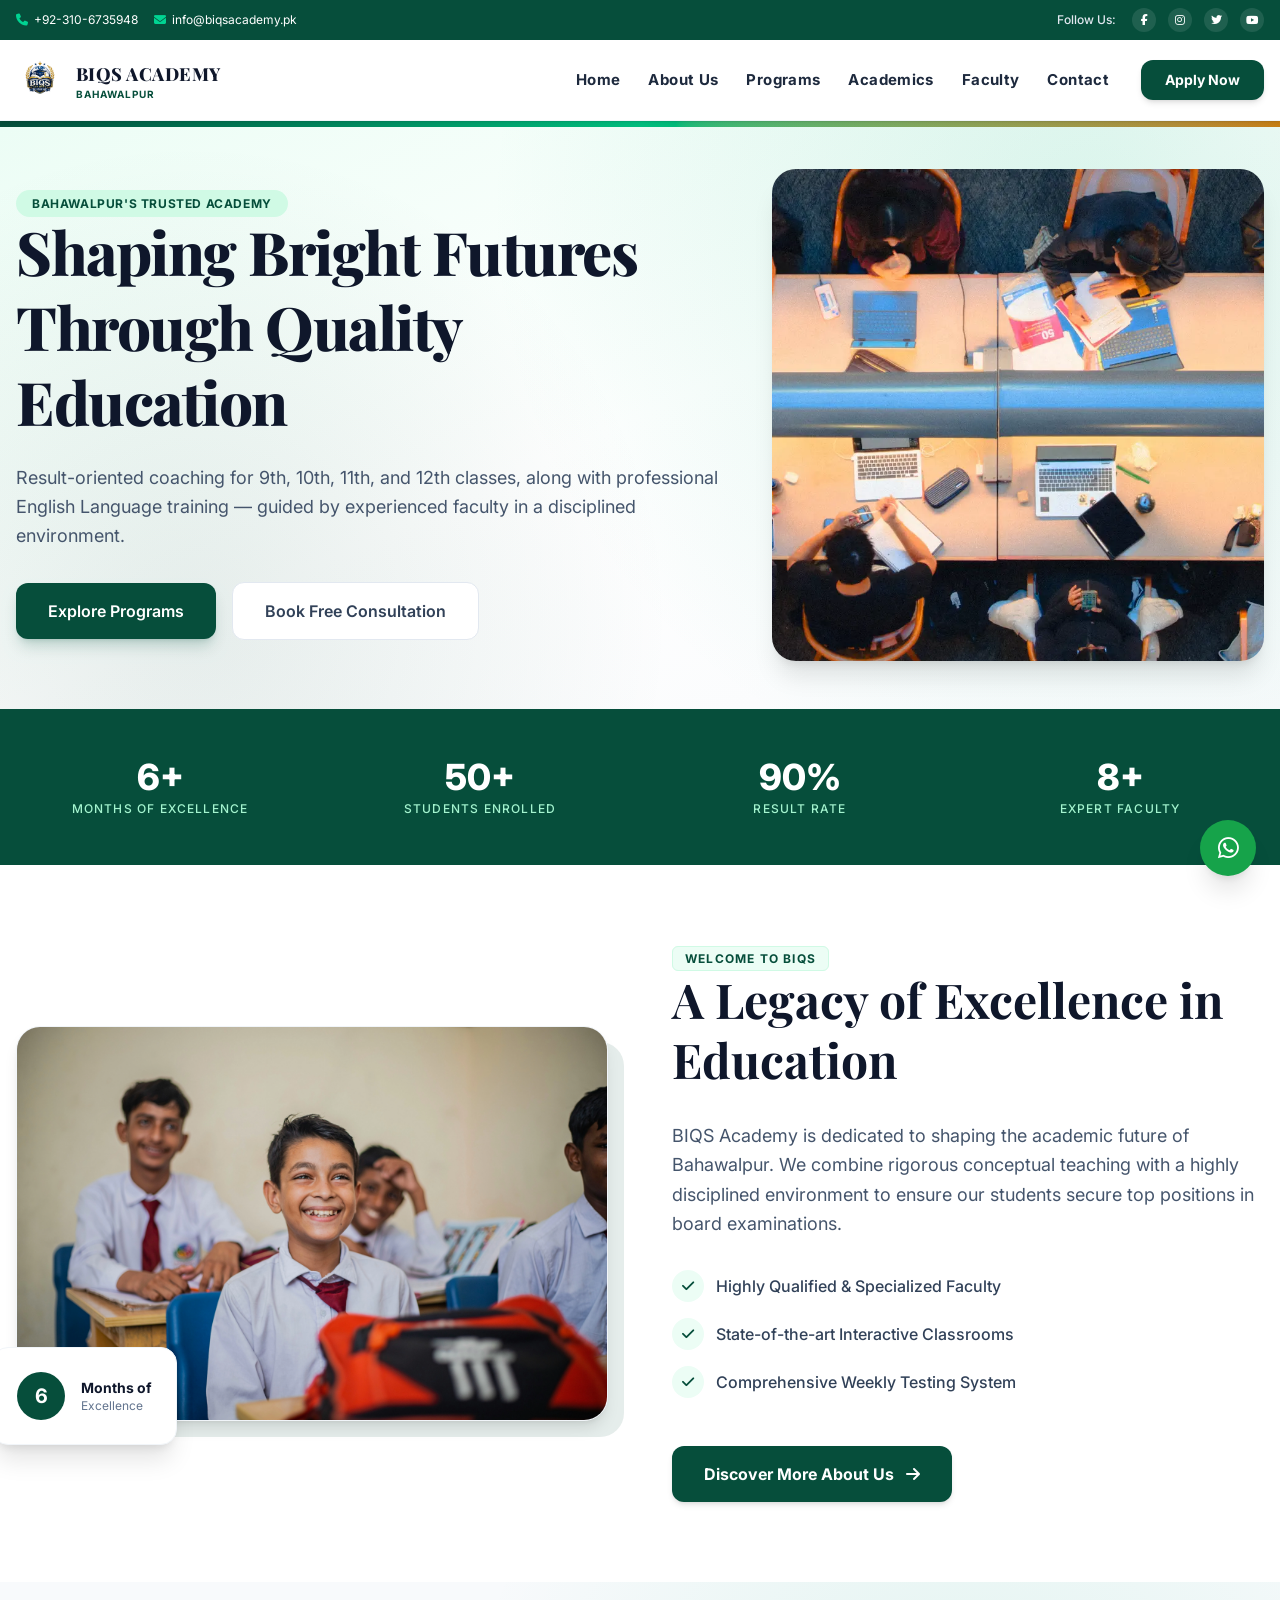
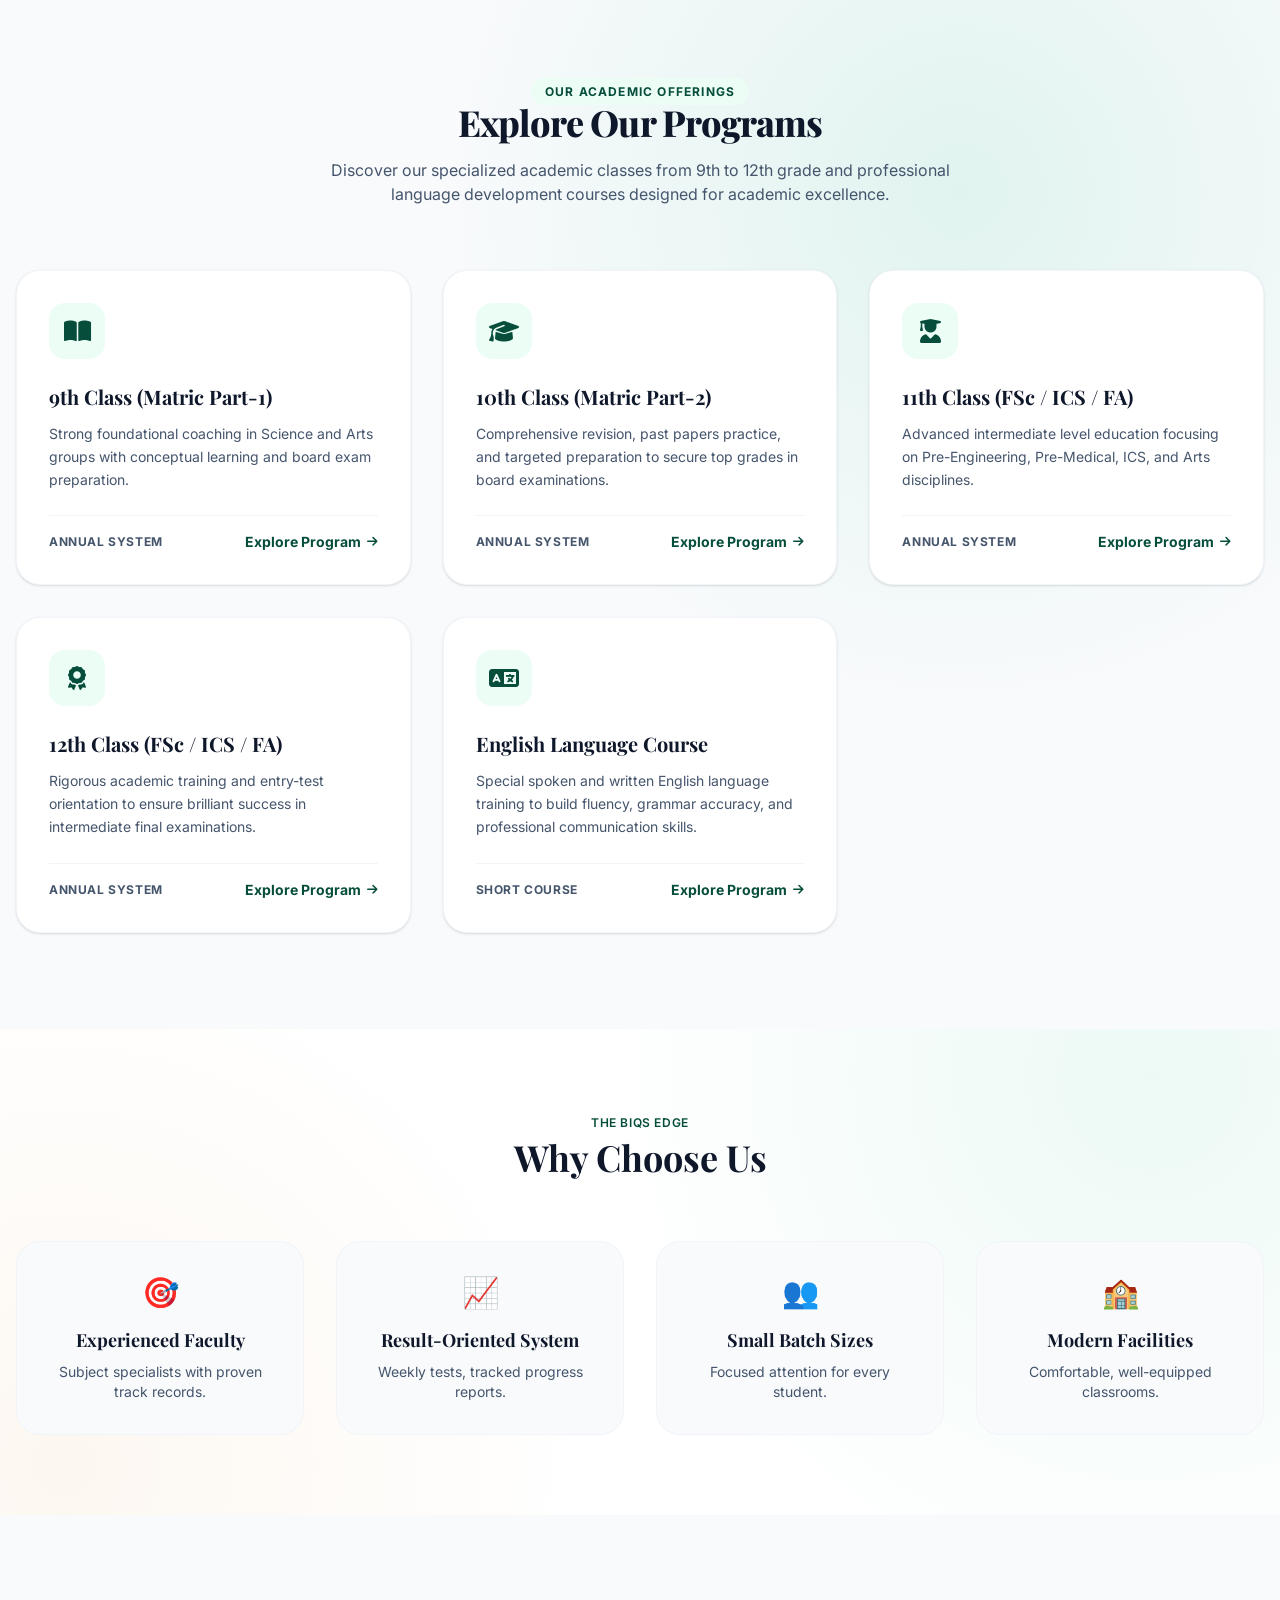
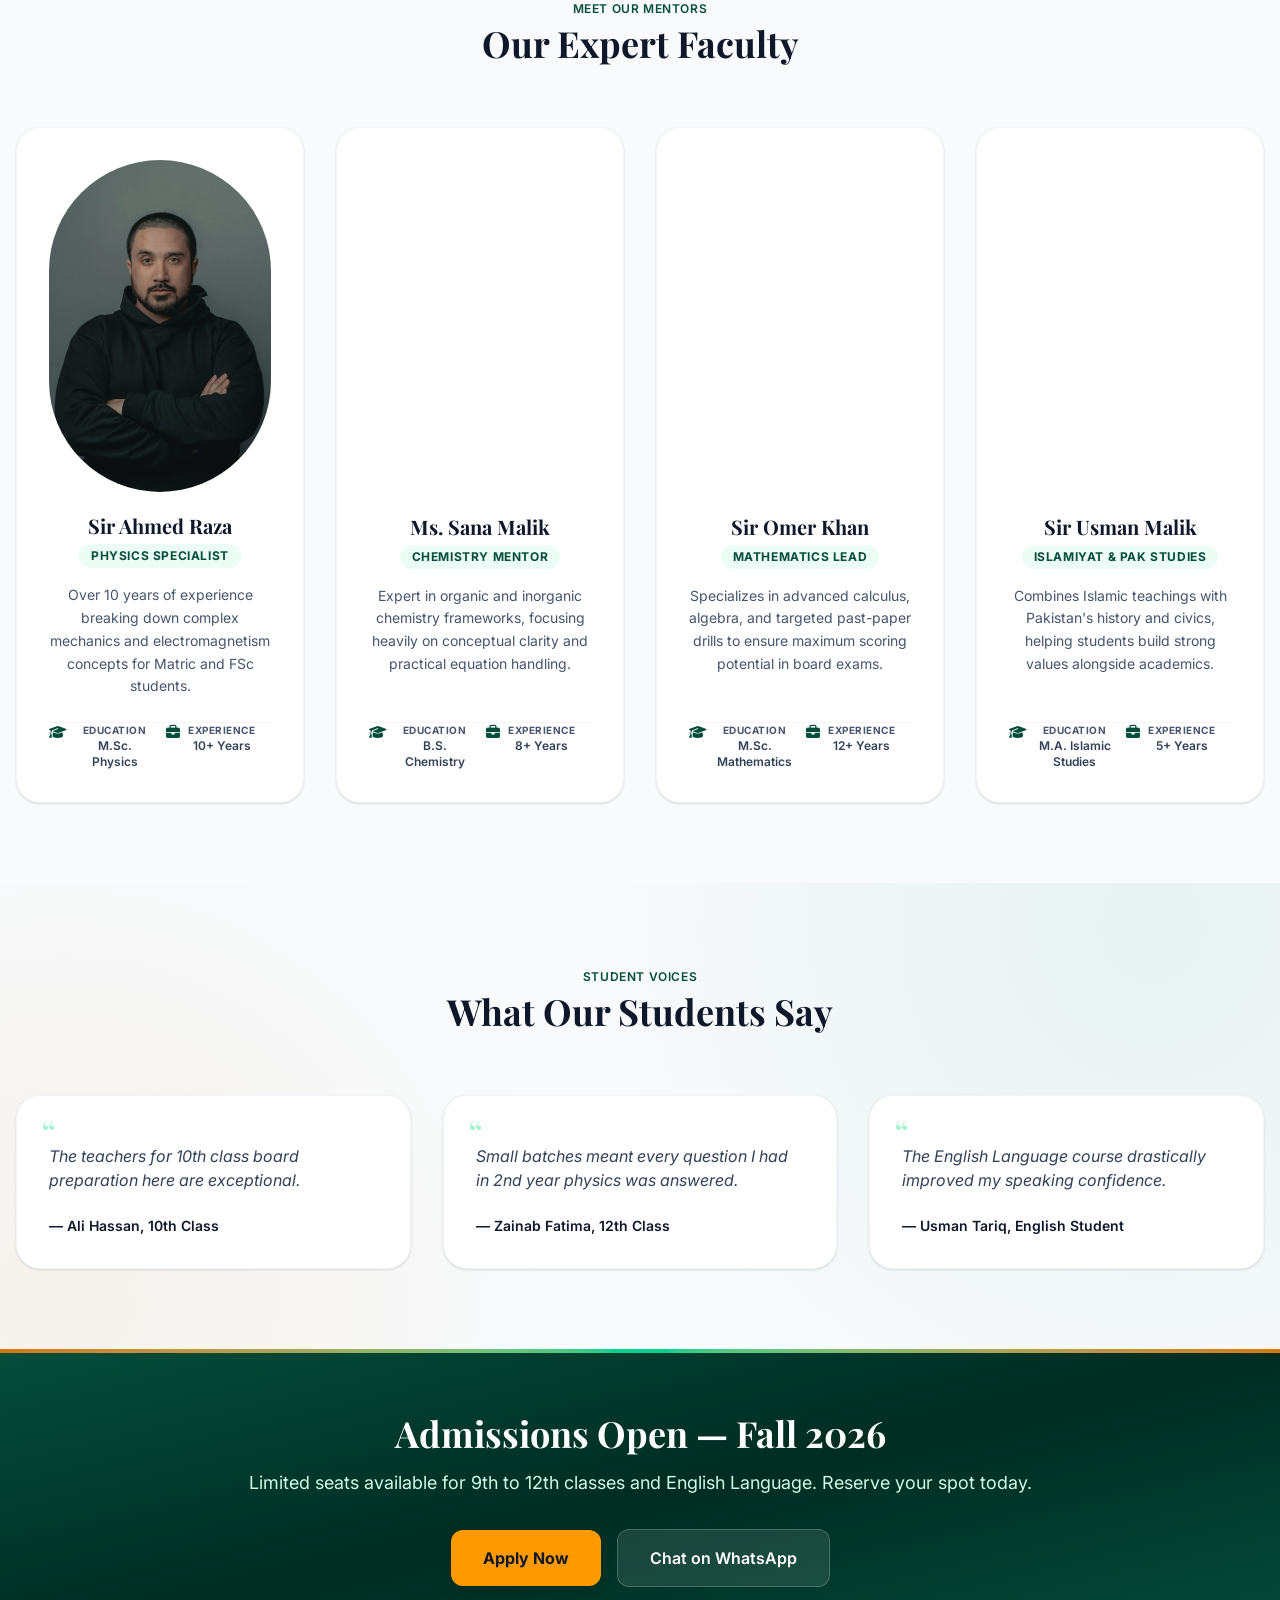
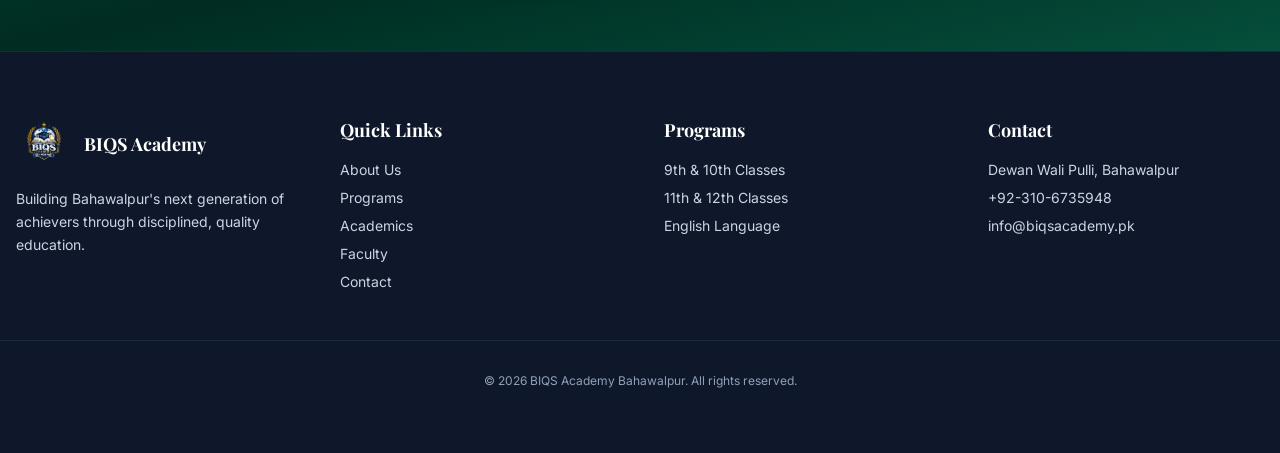
<file: index.html>
<!DOCTYPE html>
<html lang="en" class="scroll-smooth">

<head>
    <meta charset="UTF-8">
    <meta name="viewport" content="width=device-width, initial-scale=1.0">

    <!-- Primary SEO Meta Tags -->
    <title>BIQS Academy Bahawalpur | 9th, 10th, 11th, 12th & English Language Coaching</title>
    <meta name="description"
        content="BIQS Academy Bahawalpur — result-oriented coaching for 9th, 10th, 11th, 12th classes and professional English Language courses. 6+ months of proven results with expert faculty.">
    <link rel="canonical" href="https://biqs-academy-bahawalpur.vercel.app/">
    <link rel="icon" type="image/x-icon" href="/favicon.ico">
    <link rel="icon" type="image/png" sizes="16x16" href="/favicon-16x16.png">
    <link rel="icon" type="image/png" sizes="32x32" href="/favicon-32x32.png">
    <link rel="apple-touch-icon" sizes="180x180" href="/apple-touch-icon.png">
    <link rel="manifest" href="/site.webmanifest">
    <meta name="theme-color" content="#064e3b">

    <!-- Preconnect for Performance Optimization -->
    <link rel="preconnect" href="https://fonts.googleapis.com">
    <link rel="preconnect" href="https://fonts.gstatic.com" crossorigin>
    <link rel="preconnect" href="https://cdnjs.cloudflare.com">

    <!-- Fonts (CSP-safe: no inline event handlers) -->
    <link rel="stylesheet"
        href="https://fonts.googleapis.com/css2?family=Playfair+Display:wght@600;700;800&family=Inter:wght@400;500;600;700&display=swap">

    <!-- Font Awesome (CSP-safe: no inline event handlers) -->
    <link rel="stylesheet" href="https://cdnjs.cloudflare.com/ajax/libs/font-awesome/6.4.0/css/all.min.css">

    <!-- Open Graph / Facebook -->
    <meta property="og:type" content="website">
    <meta property="og:url" content="https://biqs-academy-bahawalpur.vercel.app/">
    <meta property="og:title" content="BIQS Academy Bahawalpur | 9th to 12th & English Coaching">
    <meta property="og:description"
        content="Result-oriented coaching for 9th, 10th, 11th, 12th classes and English Language in Bahawalpur. 6+ months of proven results with expert faculty.">
    <meta property="og:image" content="https://biqs-academy-bahawalpur.vercel.app/assets/images/og-cover.jpg">

    <!-- Twitter -->
    <meta property="twitter:card" content="summary_large_image">
    <meta property="twitter:url" content="https://biqs-academy-bahawalpur.vercel.app/">
    <meta property="twitter:title" content="BIQS Academy Bahawalpur | Top Coaching Institute">
    <meta property="twitter:description"
        content="Result-oriented coaching for 9th, 10th, 11th, 12th classes and English Language in Bahawalpur. 6+ months of proven results with expert faculty.">
    <meta property="twitter:image" content="https://biqs-academy-bahawalpur.vercel.app/assets/images/og-cover.jpg">

    <script type="application/ld+json">
    {
      "@context": "https://schema.org",
      "@type": "EducationalOrganization",
      "name": "BIQS Academy Bahawalpur",
      "alternateName": "BIQS Academy",
      "url": "https://biqs-academy-bahawalpur.vercel.app/",
      "logo": "https://biqs-academy-bahawalpur.vercel.app/assets/images/biqs-academy-logo.png",
      "description": "Result-oriented coaching for 9th, 10th, 11th, 12th classes and English Language training in Bahawalpur since March 2026.",
      "address": {
        "@type": "PostalAddress",
        "streetAddress": "Dewan Wali Pulli, Bahawalpur",
        "addressLocality": "Bahawalpur",
        "addressRegion": "Punjab",
        "postalCode": "63100",
        "addressCountry": "PK"
      },
      "geo": {
        "@type": "GeoCoordinates",
        "latitude": "29.3956",
        "longitude": "71.6833"
      },
      "telephone": "+92-310-6735948",
      "email": "info@biqsacademy.pk",
      "foundingDate": "2026",
      "openingHours": "Mo-Sa 15:00-20:00",
      "priceRange": "$$",
      "sameAs": [
        "https://www.facebook.com/profile.php?id=61590600022047",
        "https://www.instagram.com/biqs_academy_bwp"
      ]
    }
    </script>

    <!-- Tailwind CSS (pre-built, static — replaces runtime CDN compiler for performance) -->
    <link rel="stylesheet" href="assets/css/style.css">
</head>

<body class="bg-slate-50 text-slate-800 font-sans antialiased flex flex-col min-h-screen">

    <a href="#main-content"
        class="sr-only focus:not-sr-only focus:fixed focus:top-2 focus:left-2 focus:z-[100] focus:bg-white focus:text-[#064e3b] focus:px-4 focus:py-2 focus:rounded-lg focus:shadow-lg focus:font-bold">
        Skip to main content
    </a>

    <!-- ================= HEADER & UTILITY BAR ================= -->
    <header id="siteHeader"
        class="sticky top-0 z-50 bg-white shadow-sm border-b border-slate-100 transition-shadow duration-300">

        <!-- Top Utility Bar with Social Icons -->
        <div class="bg-[#064e3b] text-white text-xs py-2 px-4">
            <div class="max-w-7xl mx-auto flex flex-col sm:flex-row justify-between items-center gap-2">
                <div class="flex items-center gap-4">
                    <a href="tel:+92-310-6735948
" class="flex items-center gap-1.5 hover:text-emerald-200 transition-colors"><i
                            class="fa-solid fa-phone text-emerald-400" aria-hidden="true"></i> +92-310-6735948</a>
                    <a href="mailto:info@biqsacademy.pk"
                        class="hidden md:inline-flex items-center gap-1.5 hover:text-emerald-200 transition-colors"><i
                            class="fa-solid fa-envelope text-emerald-400" aria-hidden="true"></i>
                        info@biqsacademy.pk</a>
                </div>
                <!-- Social Media Icons -->
                <div class="flex items-center gap-3">
                    <span class="text-slate-200 mr-1 font-medium">Follow Us:</span>
                    <a href="https://www.facebook.com/profile.php?id=61590600022047"
                        aria-label="Follow BIQS Academy on Facebook"
                        class="w-6 h-6 bg-white/10 hover:bg-white hover:text-[#064e3b] rounded-full flex items-center justify-center transition-all duration-300"><i
                            class="fa-brands fa-facebook-f text-[11px]" aria-hidden="true"></i></a>
                    <a href="https://www.instagram.com/biqs_academy_bwp" aria-label="Follow BIQS Academy on Instagram"
                        class="w-6 h-6 bg-white/10 hover:bg-white hover:text-[#064e3b] rounded-full flex items-center justify-center transition-all duration-300"><i
                            class="fa-brands fa-instagram text-[11px]" aria-hidden="true"></i></a>
                    <a href="#" aria-label="Follow BIQS Academy on Twitter"
                        class="w-6 h-6 bg-white/10 hover:bg-white hover:text-[#064e3b] rounded-full flex items-center justify-center transition-all duration-300"><i
                            class="fa-brands fa-twitter text-[11px]" aria-hidden="true"></i></a>
                    <a href="#" aria-label="Follow BIQS Academy on YouTube"
                        class="w-6 h-6 bg-white/10 hover:bg-white hover:text-[#064e3b] rounded-full flex items-center justify-center transition-all duration-300"><i
                            class="fa-brands fa-youtube text-[11px]" aria-hidden="true"></i></a>
                </div>
            </div>
        </div>

        <!-- Main Navigation -->
        <div class="max-w-7xl mx-auto px-4 h-20 flex items-center justify-between">

            <!-- Left Group (Mobile: Hamburger + Logo) -->
            <div class="flex items-center gap-3">
                <!-- Mobile Menu Button (Left Side) -->
                <button id="menuBtn"
                    class="lg:hidden text-slate-800 text-2xl focus:outline-none p-1 hover:text-[#064e3b] transition-colors"
                    aria-label="Toggle Menu">
                    <i class="fa-solid fa-bars" aria-hidden="true"></i>
                </button>
                <!-- Logo -->
                <a href="index.html" class="flex items-center gap-3 group">
                    <img src="assets/images/logo-emblem.png" alt="BIQS Academy Bahawalpur"
                        class="h-12 w-12 object-contain transition-transform duration-300 group-hover:scale-105">
                    <div class="leading-tight">
                        <span class="block font-serif font-extrabold text-lg text-slate-900 tracking-wide">BIQS
                            ACADEMY</span>
                        <span
                            class="block text-[10px] font-bold text-[#064e3b] tracking-widest uppercase">BAHAWALPUR</span>
                    </div>
                </a>

            </div>

            <!-- Desktop Nav (Right Aligned with Underline Hover Effect) -->
            <nav
                class="hidden lg:flex items-center ml-auto gap-7 font-bold text-slate-800 text-[15px] tracking-wide mr-8">
                <a href="index.html" class="relative group py-1 hover:text-[#064e3b] transition-colors duration-300">
                    Home
                    <span
                        class="absolute left-0 bottom-0 w-0 h-0.5 bg-[#064e3b] transition-all duration-300 ease-in-out group-hover:w-full"></span>
                </a>
                <a href="about.html" class="relative group py-1 hover:text-[#064e3b] transition-colors duration-300">
                    About Us
                    <span
                        class="absolute left-0 bottom-0 w-0 h-0.5 bg-[#064e3b] transition-all duration-300 ease-in-out group-hover:w-full"></span>
                </a>
                <a href="programs.html" class="relative group py-1 hover:text-[#064e3b] transition-colors duration-300">
                    Programs
                    <span
                        class="absolute left-0 bottom-0 w-0 h-0.5 bg-[#064e3b] transition-all duration-300 ease-in-out group-hover:w-full"></span>
                </a>
                <a href="academics.html"
                    class="relative group py-1 hover:text-[#064e3b] transition-colors duration-300">
                    Academics
                    <span
                        class="absolute left-0 bottom-0 w-0 h-0.5 bg-[#064e3b] transition-all duration-300 ease-in-out group-hover:w-full"></span>
                </a>
                <a href="faculty.html" class="relative group py-1 hover:text-[#064e3b] transition-colors duration-300">
                    Faculty
                    <span
                        class="absolute left-0 bottom-0 w-0 h-0.5 bg-[#064e3b] transition-all duration-300 ease-in-out group-hover:w-full"></span>
                </a>

                <a href="contact.html" class="relative group py-1 hover:text-[#064e3b] transition-colors duration-300">
                    Contact
                    <span
                        class="absolute left-0 bottom-0 w-0 h-0.5 bg-[#064e3b] transition-all duration-300 ease-in-out group-hover:w-full"></span>
                </a>
            </nav>

            <!-- CTA Button -->
            <div class="flex items-center">
                <a href="contact.html#send-message"
                    class="hidden sm:inline-block bg-[#064e3b] hover:bg-emerald-900 text-white px-6 py-2.5 rounded-xl text-sm font-bold shadow-md transition-all">Apply
                    Now</a>
            </div>
        </div>

        <!-- Mobile Menu Dropdown (With Smooth Underline Hover Effect) -->
        <div id="mobileMenu" class="hidden lg:hidden bg-white border-b border-slate-100 px-6 py-4 shadow-xl">
            <div class="py-2.5 border-b border-slate-50">
                <a href="index.html"
                    class="relative group inline-flex py-1 font-bold text-[15px] text-slate-800 hover:text-[#064e3b] transition-colors duration-300">
                    Home
                    <span
                        class="absolute left-0 bottom-0 w-0 h-0.5 bg-[#064e3b] transition-all duration-300 ease-in-out group-hover:w-full"></span>
                </a>
            </div>

            <div class="py-2.5 border-b border-slate-50">
                <a href="about.html"
                    class="relative group inline-flex py-1 font-bold text-[15px] text-slate-800 hover:text-[#064e3b] transition-colors duration-300">
                    About Us
                    <span
                        class="absolute left-0 bottom-0 w-0 h-0.5 bg-[#064e3b] transition-all duration-300 ease-in-out group-hover:w-full"></span>
                </a>
            </div>

            <div class="py-2.5 border-b border-slate-50">
                <a href="programs.html"
                    class="relative group inline-flex py-1 font-bold text-[15px] text-slate-800 hover:text-[#064e3b] transition-colors duration-300">
                    Programs
                    <span
                        class="absolute left-0 bottom-0 w-0 h-0.5 bg-[#064e3b] transition-all duration-300 ease-in-out group-hover:w-full"></span>
                </a>
            </div>

            <div class="py-2.5 border-b border-slate-50">
                <a href="academics.html"
                    class="relative group inline-flex py-1 font-bold text-[15px] text-slate-800 hover:text-[#064e3b] transition-colors duration-300">
                    Academics
                    <span
                        class="absolute left-0 bottom-0 w-0 h-0.5 bg-[#064e3b] transition-all duration-300 ease-in-out group-hover:w-full"></span>
                </a>
            </div>

            <div class="py-2.5 border-b border-slate-50">
                <a href="faculty.html"
                    class="relative group inline-flex py-1 font-bold text-[15px] text-slate-800 hover:text-[#064e3b] transition-colors duration-300">
                    Faculty
                    <span
                        class="absolute left-0 bottom-0 w-0 h-0.5 bg-[#064e3b] transition-all duration-300 ease-in-out group-hover:w-full"></span>
                </a>
            </div>

            <div class="py-2.5">
                <a href="contact.html"
                    class="relative group inline-flex py-1 font-bold text-[15px] text-slate-800 hover:text-[#064e3b] transition-colors duration-300">
                    Contact
                    <span
                        class="absolute left-0 bottom-0 w-0 h-0.5 bg-[#064e3b] transition-all duration-300 ease-in-out group-hover:w-full"></span>
                </a>
            </div>
            <div class="pt-4 sm:hidden">
                <a href="contact.html"
                    class="block w-full text-center bg-[#064e3b] hover:bg-emerald-900 text-white px-8 py-4 rounded-xl text-sm font-bold shadow-md transition-all">
                    Apply Now
                </a>
            </div>
        </div>
    </header>


    <!-- ================= MAIN CONTENT ================= -->
    <main id="main-content" class="flex-grow">

        <!-- Hero Section - OPTIMIZED: Removed blur, simplified decorative elements -->
        <section
            class="hero relative bg-gradient-to-br from-emerald-50 via-white to-slate-50 py-12 sm:py-16 lg:py-24 overflow-hidden"
            id="home">
            <!-- Brand accent rule -->
            <div class="absolute top-0 left-0 w-full h-1.5 bg-gradient-to-r from-primary via-emerald-500 to-accent">
            </div>

            <!-- Optimized: Static gradient overlay instead of blur elements -->
            <div class="absolute top-0 left-0 w-full h-full z-0 pointer-events-none opacity-30"
                style="background: radial-gradient(circle at 85% 15%, rgba(16,185,129,0.15) 0%, transparent 50%), radial-gradient(circle at 15% 85%, rgba(6,78,59,0.1) 0%, transparent 40%);">
            </div>

            <div class="max-w-7xl mx-auto px-4 grid grid-cols-1 lg:grid-cols-12 gap-12 items-center relative z-10">
                <div class="lg:col-span-7 space-y-6">
                    <span
                        class="bg-emerald-100 text-primary px-4 py-1.5 rounded-full text-xs font-bold uppercase tracking-wider inline-block">Bahawalpur's
                        Trusted Academy</span>
                    <h1
                        class="text-4xl sm:text-6xl font-serif font-extrabold text-slate-900 tracking-tight leading-tight">
                        Shaping Bright Futures Through Quality Education</h1>
                    <p class="text-lg text-slate-600 leading-relaxed">Result-oriented coaching for 9th, 10th, 11th, and
                        12th classes, along with professional English Language training — guided by experienced faculty
                        in a disciplined environment.</p>
                    <div class="flex flex-col sm:flex-row items-center gap-4 pt-2">
                        <a href="#programs"
                            class="w-full sm:w-auto bg-primary hover:bg-emerald-900 text-white font-semibold px-8 py-4 rounded-xl shadow-lg shadow-emerald-900/20 transition-all text-center">Explore
                            Programs</a>
                        <a href="contact.html" data-subject="Admission Inquiry" data-message="I would like to book a free consultation."
                            class="w-full sm:w-auto bg-white hover:bg-slate-50 text-slate-700 font-semibold px-8 py-4 rounded-xl border border-slate-200 transition-all text-center">Book
                            Free Consultation</a>
                    </div>
                </div>
                <div class="lg:col-span-5">
                    <div class="rounded-3xl overflow-hidden shadow-xl aspect-square">
                        <img src="assets/images/students-studying-together.webp"
                            alt="Students at BIQS Academy Bahawalpur focused on quality education"
                            class="w-full h-full object-cover hover:scale-105 transition-transform duration-700"
                            loading="lazy">
                    </div>
                </div>

            </div>
        </section>

        <!-- Stats Counter Section -->
        <section id="stats" class="bg-primary text-white py-12">
            <div class="max-w-7xl mx-auto px-4 grid grid-cols-2 md:grid-cols-4 gap-8 text-center">
                <div>
                    <div class="text-3xl lg:text-4xl font-extrabold mb-1 stat-number" data-target="6" data-suffix="+">0
                    </div>
                    <div class="text-xs uppercase tracking-widest text-emerald-200 font-medium">Months of Excellence
                    </div>
                </div>
                <div>
                    <div class="text-3xl lg:text-4xl font-extrabold mb-1 stat-number" data-target="50" data-suffix="+">0
                    </div>
                    <div class="text-xs uppercase tracking-widest text-emerald-200 font-medium">Students Enrolled</div>
                </div>
                <div>
                    <div class="text-3xl lg:text-4xl font-extrabold mb-1 stat-number" data-target="90" data-suffix="%">0
                    </div>
                    <div class="text-xs uppercase tracking-widest text-emerald-200 font-medium">Result Rate</div>
                </div>
                <div>
                    <div class="text-3xl lg:text-4xl font-extrabold mb-1 stat-number" data-target="8" data-suffix="+">0
                    </div>
                    <div class="text-xs uppercase tracking-widest text-emerald-200 font-medium">Expert Faculty</div>
                </div>
            </div>
        </section>

        <!-- ================= HOME PAGE: ABOUT SECTION  ================= -->
        <section id="about" class="py-20 sm:py-14 md:py-20 bg-white relative overflow-hidden">
            <div class="max-w-7xl mx-auto px-4 grid grid-cols-1 lg:grid-cols-2 gap-16 items-center">

                <!-- Left Side: Image Collage or Single Graphic -->
                <div class="relative group">
                    <div
                        class="absolute inset-0 bg-primary/10 rounded-3xl transform translate-x-4 translate-y-4 transition-transform group-hover:translate-x-6 group-hover:translate-y-6 duration-500">
                    </div>
                    <div class="relative overflow-hidden rounded-3xl shadow-lg border border-slate-100 bg-white">
                        <img src="assets/images/welcome-to-biqs.webp" alt="Students at BIQS Academy" width="1000"
                            height="667" loading="lazy" decoding="async"
                            class="w-full h-auto object-cover transform group-hover:scale-105 transition-transform duration-700 ease-in-out">
                    </div>

                    <!-- Floating Badge -->
                    <div class="absolute -bottom-6 -left-6 bg-white p-6 rounded-2xl shadow-xl border border-slate-100">
                        <div class="flex items-center gap-4">
                            <div
                                class="w-12 h-12 bg-[#064e3b] bg-amber-700 text-white rounded-full flex items-center justify-center text-xl font-bold">
                                6</div>
                            <div>
                                <p class="text-sm font-bold text-slate-900">Months of</p>
                                <p class="text-xs text-slate-500">Excellence</p>
                            </div>
                        </div>
                    </div>
                </div>

                <!-- Right Side: Content & Button -->
                <div class="space-y-8">
                    <div class="space-y-4">
                        <span
                            class="text-primary text-xs font-bold tracking-widest uppercase bg-emerald-50 px-3 py-1 rounded-md border border-emerald-100">Welcome
                            to BIQS</span>
                        <h2 class="text-3xl sm:text-5xl font-serif font-bold text-slate-900 leading-tight">A Legacy of
                            Excellence in Education</h2>
                    </div>

                    <p class="text-slate-600 leading-relaxed text-lg">BIQS Academy is dedicated to shaping the academic
                        future
                        of Bahawalpur. We combine rigorous conceptual teaching with a highly disciplined environment to
                        ensure
                        our students secure top positions in board examinations.</p>

                    <ul class="space-y-4 text-slate-700">
                        <li class="flex items-center gap-3 group">
                            <div
                                class="w-8 h-8 bg-emerald-50 text-primary rounded-full flex items-center justify-center group-hover:scale-110 transition-transform">
                                <i class="fa-solid fa-check text-sm" aria-hidden="true"></i>
                            </div>
                            <span class="font-medium">Highly Qualified & Specialized Faculty</span>
                        </li>
                        <li class="flex items-center gap-3 group">
                            <div
                                class="w-8 h-8 bg-emerald-50 text-primary rounded-full flex items-center justify-center group-hover:scale-110 transition-transform">
                                <i class="fa-solid fa-check text-sm" aria-hidden="true"></i>
                            </div>
                            <span class="font-medium">State-of-the-art Interactive Classrooms</span>
                        </li>
                        <li class="flex items-center gap-3 group">
                            <div
                                class="w-8 h-8 bg-emerald-50 text-primary rounded-full flex items-center justify-center group-hover:scale-110 transition-transform">
                                <i class="fa-solid fa-check text-sm" aria-hidden="true"></i>
                            </div>
                            <span class="font-medium">Comprehensive Weekly Testing System</span>
                        </li>
                    </ul>

                    <div class="pt-4">
                        <a href="about.html"
                            class="inline-flex items-center gap-3 bg-primary hover:bg-emerald-900 text-white px-8 py-4 rounded-xl font-bold shadow-md hover:shadow-lg transition-all duration-300 group">
                            Discover More About Us
                            <i class="fa-solid fa-arrow-right transform group-hover:translate-x-2 transition-transform duration-300"
                                aria-hidden="true"></i>
                        </a>
                    </div>
                </div>

            </div>
        </section>

        <!-- ================= PROGRAMS SECTION ================= -->
        <section id="programs" class="py-24 bg-slate-50 relative overflow-hidden">
            <!-- Simple gradient overlay instead of blur -->
            <div class="absolute top-0 left-0 w-full h-full z-0 pointer-events-none opacity-20"
                style="background: radial-gradient(circle at 75% 20%, rgba(16,185,129,0.1) 0%, transparent 40%);">
            </div>
            <div class="max-w-7xl mx-auto px-4 relative z-10">

                <!-- Section Header -->
                <div class="text-center max-w-2xl mx-auto mb-16 space-y-4">
                    <span
                        class="text-xs font-bold text-[#064e3b] tracking-widest uppercase bg-emerald-50 px-3.5 py-1.5 rounded-full">Our
                        Academic Offerings</span>
                    <h2 class="text-3xl sm:text-4xl font-serif font-extrabold text-slate-900 tracking-tight">Explore Our
                        Programs</h2>
                    <p class="text-slate-600 text-base">Discover our specialized academic classes from 9th to 12th grade
                        and
                        professional language development courses designed for academic excellence.</p>
                </div>

                <!-- Programs Grid (Total 5 Cards) -->
                <div class="grid grid-cols-1 md:grid-cols-2 lg:grid-cols-3 gap-8">

                    <!-- Card 1: 9th Class -->
                    <div
                        class="bg-white rounded-3xl p-8 shadow-sm hover:shadow-2xl border border-slate-100 hover:-translate-y-2 transition-all duration-300 flex flex-col justify-between group">
                        <div>
                            <div
                                class="w-14 h-14 bg-emerald-50 text-[#064e3b] rounded-2xl flex items-center justify-center mb-6 text-2xl group-hover:bg-[#064e3b] group-hover:text-white transition-all duration-300">
                                <i class="fa-solid fa-book-open" aria-hidden="true"></i>
                            </div>
                            <h3
                                class="font-serif font-bold text-xl text-slate-900 mb-3 group-hover:text-[#064e3b] transition-colors">
                                9th Class (Matric Part-1)</h3>
                            <p class="text-slate-600 text-sm leading-relaxed mb-6">Strong foundational coaching in
                                Science and
                                Arts groups with conceptual learning and board exam preparation.</p>
                        </div>
                        <div class="pt-4 border-t border-slate-100 flex items-center justify-between">
                            <span class="text-xs font-bold text-slate-600 uppercase tracking-wider">Annual System</span>
                            <a href="programs.html#matric-part1"
                                class="inline-flex items-center gap-1.5 text-sm font-bold text-[#064e3b] group-hover:gap-2.5 transition-all duration-300">
                                Explore Program
                                <i class="fa-solid fa-arrow-right text-xs" aria-hidden="true"></i>
                            </a>
                        </div>
                    </div>

                    <!-- Card 2: 10th Class -->
                    <div
                        class="bg-white rounded-3xl p-8 shadow-sm hover:shadow-2xl border border-slate-100 hover:-translate-y-2 transition-all duration-300 flex flex-col justify-between group">
                        <div>
                            <div
                                class="w-14 h-14 bg-emerald-50 text-[#064e3b] rounded-2xl flex items-center justify-center mb-6 text-2xl group-hover:bg-[#064e3b] group-hover:text-white transition-all duration-300">
                                <i class="fa-solid fa-graduation-cap" aria-hidden="true"></i>
                            </div>
                            <h3
                                class="font-serif font-bold text-xl text-slate-900 mb-3 group-hover:text-[#064e3b] transition-colors">
                                10th Class (Matric Part-2)</h3>
                            <p class="text-slate-600 text-sm leading-relaxed mb-6">Comprehensive revision, past papers
                                practice,
                                and targeted preparation to secure top grades in board examinations.</p>
                        </div>
                        <div class="pt-4 border-t border-slate-100 flex items-center justify-between">
                            <span class="text-xs font-bold text-slate-600 uppercase tracking-wider">Annual System</span>
                            <a href="programs.html#matric-part2"
                                class="inline-flex items-center gap-1.5 text-sm font-bold text-[#064e3b] group-hover:gap-2.5 transition-all duration-300">
                                Explore Program
                                <i class="fa-solid fa-arrow-right text-xs" aria-hidden="true"></i>
                            </a>
                        </div>
                    </div>

                    <!-- Card 3: 11th Class (1st Year) -->
                    <div
                        class="bg-white rounded-3xl p-8 shadow-sm hover:shadow-2xl border border-slate-100 hover:-translate-y-2 transition-all duration-300 flex flex-col justify-between group">
                        <div>
                            <div
                                class="w-14 h-14 bg-emerald-50 text-[#064e3b] rounded-2xl flex items-center justify-center mb-6 text-2xl group-hover:bg-[#064e3b] group-hover:text-white transition-all duration-300">
                                <i class="fa-solid fa-user-graduate" aria-hidden="true"></i>
                            </div>
                            <h3
                                class="font-serif font-bold text-xl text-slate-900 mb-3 group-hover:text-[#064e3b] transition-colors">
                                11th Class (FSc / ICS / FA)</h3>
                            <p class="text-slate-600 text-sm leading-relaxed mb-6">Advanced intermediate level education
                                focusing on Pre-Engineering, Pre-Medical, ICS, and Arts disciplines.</p>
                        </div>
                        <div class="pt-4 border-t border-slate-100 flex items-center justify-between">
                            <span class="text-xs font-bold text-slate-600 uppercase tracking-wider">Annual System</span>
                            <a href="programs.html#intermediate-part1"
                                class="inline-flex items-center gap-1.5 text-sm font-bold text-[#064e3b] group-hover:gap-2.5 transition-all duration-300">
                                Explore Program
                                <i class="fa-solid fa-arrow-right text-xs" aria-hidden="true"></i>
                            </a>
                        </div>
                    </div>

                    <!-- Card 4: 12th Class (2nd Year) -->
                    <div
                        class="bg-white rounded-3xl p-8 shadow-sm hover:shadow-2xl border border-slate-100 hover:-translate-y-2 transition-all duration-300 flex flex-col justify-between group">
                        <div>
                            <div
                                class="w-14 h-14 bg-emerald-50 text-[#064e3b] rounded-2xl flex items-center justify-center mb-6 text-2xl group-hover:bg-[#064e3b] group-hover:text-white transition-all duration-300">
                                <i class="fa-solid fa-award" aria-hidden="true"></i>
                            </div>
                            <h3
                                class="font-serif font-bold text-xl text-slate-900 mb-3 group-hover:text-[#064e3b] transition-colors">
                                12th Class (FSc / ICS / FA)</h3>
                            <p class="text-slate-600 text-sm leading-relaxed mb-6">Rigorous academic training and
                                entry-test
                                orientation to ensure brilliant success in intermediate final examinations.</p>
                        </div>
                        <div class="pt-4 border-t border-slate-100 flex items-center justify-between">
                            <span class="text-xs font-bold text-slate-600 uppercase tracking-wider"> Annual System
                            </span>
                            <a href="programs.html#intermediate-part2"
                                class="inline-flex items-center gap-1.5 text-sm font-bold text-[#064e3b] group-hover:gap-2.5 transition-all duration-300">
                                Explore Program
                                <i class="fa-solid fa-arrow-right text-xs" aria-hidden="true"></i>
                            </a>
                        </div>
                    </div>

                    <!-- Card 5: English Language Course -->
                    <div
                        class="bg-white rounded-3xl p-8 shadow-sm hover:shadow-2xl border border-slate-100 hover:-translate-y-2 transition-all duration-300 flex flex-col justify-between group lg:col-span-1">
                        <div>
                            <div
                                class="w-14 h-14 bg-emerald-50 text-[#064e3b] rounded-2xl flex items-center justify-center mb-6 text-2xl group-hover:bg-[#064e3b] group-hover:text-white transition-all duration-300">
                                <i class="fa-solid fa-language" aria-hidden="true"></i>
                            </div>
                            <h3
                                class="font-serif font-bold text-xl text-slate-900 mb-3 group-hover:text-[#064e3b] transition-colors">
                                English Language Course</h3>
                            <p class="text-slate-600 text-sm leading-relaxed mb-6">Special spoken and written English
                                language
                                training to build fluency, grammar accuracy, and professional communication skills.</p>
                        </div>
                        <div class="pt-4 border-t border-slate-100 flex items-center justify-between">
                            <span class="text-xs font-bold text-slate-600 uppercase tracking-wider">Short Course</span>
                            <a href="programs.html"
                                class="inline-flex items-center gap-1.5 text-sm font-bold text-[#064e3b] group-hover:gap-2.5 transition-all duration-300">
                                Explore Program
                                <i class="fa-solid fa-arrow-right text-xs" aria-hidden="true"></i>
                            </a>
                        </div>
                    </div>

                </div>
            </div>
        </section>

        <!-- Why Choose Us -->
        <section class="py-20 sm:py-16 md:py-20 bg-white relative overflow-hidden">

            <!-- Background color touch - static gradient wash, no blur (perf-safe) -->
            <div class="absolute top-0 left-0 w-full h-full z-0 pointer-events-none opacity-40"
                style="background: radial-gradient(circle at 90% 10%, rgba(16,185,129,0.08) 0%, transparent 45%), radial-gradient(circle at 5% 90%, rgba(217,119,6,0.06) 0%, transparent 40%);">
            </div>

            <div class="max-w-7xl mx-auto px-4 relative z-10">
                <div class="text-center max-w-2xl mx-auto mb-16">
                    <span class="text-primary font-semibold uppercase tracking-wider text-xs">The BIQS Edge</span>
                    <h2 class="text-3xl lg:text-4xl font-serif font-bold text-slate-900 mt-1">Why Choose Us</h2>
                </div>
                <div class="grid grid-cols-1 sm:grid-cols-2 lg:grid-cols-4 gap-8">
                    <div
                        class="bg-slate-50 p-8 rounded-3xl border border-slate-100 text-center transition-all duration-300 ease-out hover:-translate-y-1 hover:shadow-lg hover:border-primary/20">
                        <div class="text-3xl mb-4" aria-hidden="true">🎯</div>
                        <h3 class="font-serif font-bold text-slate-900 text-lg mb-2">Experienced Faculty</h3>
                        <p class="text-slate-600 text-sm">Subject specialists with proven track records.</p>
                    </div>
                    <div
                        class="bg-slate-50 p-8 rounded-3xl border border-slate-100 text-center transition-all duration-300 ease-out hover:-translate-y-1 hover:shadow-lg hover:border-primary/20">
                        <div class="text-3xl mb-4" aria-hidden="true">📈</div>
                        <h3 class="font-serif font-bold text-slate-900 text-lg mb-2">Result-Oriented System</h3>
                        <p class="text-slate-600 text-sm">Weekly tests, tracked progress reports.</p>
                    </div>
                    <div
                        class="bg-slate-50 p-8 rounded-3xl border border-slate-100 text-center transition-all duration-300 ease-out hover:-translate-y-1 hover:shadow-lg hover:border-primary/20">
                        <div class="text-3xl mb-4" aria-hidden="true">👥</div>
                        <h3 class="font-serif font-bold text-slate-900 text-lg mb-2">Small Batch Sizes</h3>
                        <p class="text-slate-600 text-sm">Focused attention for every student.</p>
                    </div>
                    <div
                        class="bg-slate-50 p-8 rounded-3xl border border-slate-100 text-center transition-all duration-300 ease-out hover:-translate-y-1 hover:shadow-lg hover:border-primary/20">
                        <div class="text-3xl mb-4" aria-hidden="true">🏫</div>
                        <h3 class="font-serif font-bold text-slate-900 text-lg mb-2">Modern Facilities</h3>
                        <p class="text-slate-600 text-sm">Comfortable, well-equipped classrooms.</p>
                    </div>
                </div>
            </div>
        </section>

        <!-- Faculty Section -->
        <section class="py-20 bg-slate-50" id="faculty">
            <div class="max-w-7xl mx-auto px-4">

                <!-- Section Header  -->
                <div class="text-center max-w-2xl mx-auto mb-16">
                    <span class="text-primary font-semibold uppercase tracking-wider text-xs">Meet Our Mentors</span>
                    <h2 class="text-3xl lg:text-4xl font-serif font-bold text-slate-900 mt-1">Our Expert Faculty</h2>
                </div>

                <div class="grid grid-cols-1 md:grid-cols-2 lg:grid-cols-4 gap-8">

                    <!-- Faculty Card 1 -->
                    <div
                        class="faculty-card bg-white p-8 rounded-3xl text-center border border-slate-100 shadow-sm hover:shadow-xl transition-all duration-300 flex flex-col">
                        <div
                            class="w-24 h-24 rounded-full mx-auto mb-5 overflow-hidden shadow-inner ring-4 ring-emerald-50">
                            <img src="assets/images/faculty/ahmed-raza.webp"
                                alt="Sir Ahmed Raza - Physics Specialist at BIQS Academy"
                                class="w-full h-full object-cover" loading="lazy" decoding="async" width="96"
                                height="96">
                        </div>
                        <h3 class="font-serif font-bold text-slate-900 text-xl mb-1">Sir Ahmed Raza</h3>
                        <span
                            class="inline-block bg-emerald-50 text-primary text-xs font-bold uppercase tracking-wider px-3 py-1 rounded-full mb-4 mx-auto">Physics
                            Specialist</span>
                        <p class="text-slate-600 text-sm leading-relaxed mb-6 flex-grow">Over 10 years of experience
                            breaking
                            down complex mechanics and electromagnetism concepts for Matric and FSc students.</p>
                        <div class="pt-5 border-t border-slate-100 grid grid-cols-2 gap-3 text-left">
                            <div class="flex items-start gap-2">
                                <i class="fa-solid fa-graduation-cap text-primary text-sm mt-0.5"
                                    aria-hidden="true"></i>
                                <div>
                                    <p class="text-[10px] font-bold text-slate-600 uppercase tracking-wider">Education
                                    </p>
                                    <p class="text-xs text-slate-700 font-semibold leading-snug">M.Sc. Physics</p>
                                </div>
                            </div>
                            <div class="flex items-start gap-2">
                                <i class="fa-solid fa-briefcase text-primary text-sm mt-0.5" aria-hidden="true"></i>
                                <div>
                                    <p class="text-[10px] font-bold text-slate-600 uppercase tracking-wider">Experience
                                    </p>
                                    <p class="text-xs text-slate-700 font-semibold leading-snug">10+ Years</p>
                                </div>
                            </div>
                        </div>
                    </div>


                    <!-- Faculty Card 2 -->
                    <div
                        class="faculty-card bg-white p-8 rounded-3xl text-center border border-slate-100 shadow-sm hover:shadow-xl transition-all duration-300 flex flex-col">

                        <div
                            class="w-24 h-24 rounded-full mx-auto mb-5 overflow-hidden shadow-inner ring-4 ring-emerald-50">
                            <img src="assets/images/faculty/sana-malik.webp" alt="Ms. Sana Malik - Chemistry Mentor"
                                class="w-full h-full object-cover" loading="lazy" decoding="async" width="96"
                                height="96">
                        </div>
                        <h3 class="font-serif font-bold text-slate-900 text-xl mb-1">Ms. Sana Malik</h3>
                        <span
                            class="inline-block bg-emerald-50 text-primary text-xs font-bold uppercase tracking-wider px-3 py-1 rounded-full mb-4 mx-auto">Chemistry
                            Mentor</span>
                        <p class="text-slate-600 text-sm leading-relaxed mb-6 flex-grow">Expert in organic and inorganic
                            chemistry frameworks, focusing heavily on conceptual clarity and practical equation
                            handling.
                        </p>
                        <div class="pt-5 border-t border-slate-100 grid grid-cols-2 gap-3 text-left">
                            <div class="flex items-start gap-2">
                                <i class="fa-solid fa-graduation-cap text-primary text-sm mt-0.5"
                                    aria-hidden="true"></i>
                                <div>
                                    <p class="text-[10px] font-bold text-slate-600 uppercase tracking-wider">Education
                                    </p>
                                    <p class="text-xs text-slate-700 font-semibold leading-snug">B.S. Chemistry</p>
                                </div>
                            </div>
                            <div class="flex items-start gap-2">
                                <i class="fa-solid fa-briefcase text-primary text-sm mt-0.5" aria-hidden="true"></i>
                                <div>
                                    <p class="text-[10px] font-bold text-slate-600 uppercase tracking-wider">Experience
                                    </p>
                                    <p class="text-xs text-slate-700 font-semibold leading-snug">8+ Years</p>
                                </div>
                            </div>
                        </div>
                    </div>

                    <!-- Faculty Card 3  -->
                    <div
                        class="faculty-card bg-white p-8 rounded-3xl text-center border border-slate-100 shadow-sm hover:shadow-xl transition-all duration-300 flex flex-col">
                        <div
                            class="w-24 h-24 rounded-full mx-auto mb-5 overflow-hidden shadow-inner ring-4 ring-emerald-50">
                            <img src="assets/images/faculty/omer-khan.webp"
                                alt="Sir Omer Khan - Chemistry Lead at BIQS Academy" class="w-full h-full object-cover"
                                loading="lazy" decoding="async" width="96" height="96">
                        </div>
                        <h3 class="font-serif font-bold text-slate-900 text-xl mb-1">Sir Omer Khan</h3>
                        <span
                            class="inline-block bg-emerald-50 text-primary text-xs font-bold uppercase tracking-wider px-3 py-1 rounded-full mb-4 mx-auto">Mathematics
                            Lead</span>
                        <p class="text-slate-600 text-sm leading-relaxed mb-6 flex-grow">Specializes in advanced
                            calculus,
                            algebra, and targeted past-paper drills to ensure maximum scoring potential in board exams.
                        </p>
                        <div class="pt-5 border-t border-slate-100 grid grid-cols-2 gap-3 text-left">
                            <div class="flex items-start gap-2">
                                <i class="fa-solid fa-graduation-cap text-primary text-sm mt-0.5"
                                    aria-hidden="true"></i>
                                <div>
                                    <p class="text-[10px] font-bold text-slate-600 uppercase tracking-wider">Education
                                    </p>
                                    <p class="text-xs text-slate-700 font-semibold leading-snug">M.Sc. Mathematics</p>
                                </div>
                            </div>
                            <div class="flex items-start gap-2">
                                <i class="fa-solid fa-briefcase text-primary text-sm mt-0.5" aria-hidden="true"></i>
                                <div>
                                    <p class="text-[10px] font-bold text-slate-600 uppercase tracking-wider">Experience
                                    </p>
                                    <p class="text-xs text-slate-700 font-semibold leading-snug">12+ Years</p>
                                </div>
                            </div>
                        </div>
                    </div>
                    <!-- Faculty Card 4  -->
                    <div
                        class="faculty-card bg-white p-8 rounded-3xl text-center border border-slate-100 shadow-sm hover:shadow-xl transition-all duration-300 flex flex-col">
                        <div
                            class="w-24 h-24 rounded-full mx-auto mb-5 overflow-hidden shadow-inner ring-4 ring-emerald-50">
                            <img src="assets/images/faculty/usman-malik.webp"
                                alt="Sir Usman Malik - Islamiyat and Pak Studies Teacher at BIQS Academy"
                                class="w-full h-full object-cover" loading="lazy" decoding="async" width="96"
                                height="96">
                        </div>
                        <h3 class="font-serif font-bold text-slate-900 text-xl mb-1">Sir Usman Malik</h3>
                        <span
                            class="inline-block bg-emerald-50 text-primary text-xs font-bold uppercase tracking-wider px-3 py-1 rounded-full mb-4 mx-auto">Islamiyat
                            & Pak Studies</span>
                        <p class="text-slate-600 text-sm leading-relaxed mb-6 flex-grow">Combines Islamic teachings with
                            Pakistan's history and civics, helping students build strong values alongside academics.</p>
                        <div class="pt-5 border-t border-slate-100 grid grid-cols-2 gap-3 text-left">
                            <div class="flex items-start gap-2">
                                <i class="fa-solid fa-graduation-cap text-primary text-sm mt-0.5"
                                    aria-hidden="true"></i>
                                <div>
                                    <p class="text-[10px] font-bold text-slate-600 uppercase tracking-wider">Education
                                    </p>
                                    <p class="text-xs text-slate-700 font-semibold leading-snug">M.A. Islamic Studies
                                    </p>
                                </div>
                            </div>
                            <div class="flex items-start gap-2">
                                <i class="fa-solid fa-briefcase text-primary text-sm mt-0.5" aria-hidden="true"></i>
                                <div>
                                    <p class="text-[10px] font-bold text-slate-600 uppercase tracking-wider">Experience
                                    </p>
                                    <p class="text-xs text-slate-700 font-semibold leading-snug">5+ Years</p>
                                </div>
                            </div>
                        </div>
                    </div>
                </div>
            </div>
        </section>

        <!-- Testimonials -->
        <section id="testimonials" class="py-20 bg-slate-50 relative overflow-hidden">
            <!-- Background color touch - static gradient wash, no blur (perf-safe) -->
            <div class="absolute top-0 left-0 w-full h-full z-0 pointer-events-none opacity-40"
                style="background: radial-gradient(circle at 90% 10%, rgba(28, 144, 105, 0.08) 0%, transparent 45%), radial-gradient(circle at 5% 90%, rgba(217,119,6,0.06) 0%, transparent 40%);">
            </div>
            <div class="max-w-7xl mx-auto px-4 relative z-10">
                <div class="text-center max-w-2xl mx-auto mb-16">
                    <span class="text-primary font-semibold uppercase tracking-wider text-xs">Student Voices</span>
                    <h2 class="text-3xl lg:text-4xl font-serif font-bold text-slate-900 mt-1">What Our Students Say</h2>
                </div>
                <div class="grid grid-cols-1 md:grid-cols-3 gap-8">

                    <!-- Testimonial 1 -->
                    <blockquote
                        class="bg-white p-8 rounded-3xl border border-slate-100 shadow-sm relative m-0 transition-all duration-300 hover:shadow-xl hover:-translate-y-2 hover:border-emerald-200 group">
                        <span
                            class="text-4xl text-emerald-200 font-serif absolute top-4 left-6 transition-colors duration-300 group-hover:text-emerald-400"
                            aria-hidden="true">&ldquo;</span>
                        <p
                            class="text-slate-700 italic mb-6 relative z-10 pt-4 transition-colors duration-300 group-hover:text-slate-900">
                            The teachers for 10th class board preparation here are exceptional.</p>
                        <footer
                            class="font-semibold text-sm text-slate-900 transition-colors duration-300 group-hover:text-primary">
                            &mdash; <cite class="not-italic">Ali Hassan, 10th Class</cite></footer>
                        <!-- Decorative line -->
                        <div
                            class="absolute bottom-0 left-1/2 transform -translate-x-1/2 w-0 h-1 bg-gradient-to-r from-emerald-400 to-primary transition-all duration-500 group-hover:w-3/4 rounded-full">
                        </div>
                    </blockquote>

                    <!-- Testimonial 2 -->
                    <blockquote
                        class="bg-white p-8 rounded-3xl border border-slate-100 shadow-sm relative m-0 transition-all duration-300 hover:shadow-xl hover:-translate-y-2 hover:border-emerald-200 group">
                        <span
                            class="text-4xl text-emerald-200 font-serif absolute top-4 left-6 transition-colors duration-300 group-hover:text-emerald-400"
                            aria-hidden="true">&ldquo;</span>
                        <p
                            class="text-slate-700 italic mb-6 relative z-10 pt-4 transition-colors duration-300 group-hover:text-slate-900">
                            Small batches meant every question I had in 2nd year physics was answered.</p>
                        <footer
                            class="font-semibold text-sm text-slate-900 transition-colors duration-300 group-hover:text-primary">
                            &mdash; <cite class="not-italic">Zainab Fatima, 12th Class</cite></footer>
                        <!-- Decorative line -->
                        <div
                            class="absolute bottom-0 left-1/2 transform -translate-x-1/2 w-0 h-1 bg-gradient-to-r from-emerald-400 to-primary transition-all duration-500 group-hover:w-3/4 rounded-full">
                        </div>
                    </blockquote>

                    <!-- Testimonial 3 -->
                    <blockquote
                        class="bg-white p-8 rounded-3xl border border-slate-100 shadow-sm relative m-0 transition-all duration-300 hover:shadow-xl hover:-translate-y-2 hover:border-emerald-200 group">
                        <span
                            class="text-4xl text-emerald-200 font-serif absolute top-4 left-6 transition-colors duration-300 group-hover:text-emerald-400"
                            aria-hidden="true">&ldquo;</span>
                        <p
                            class="text-slate-700 italic mb-6 relative z-10 pt-4 transition-colors duration-300 group-hover:text-slate-900">
                            The English Language course drastically improved my speaking confidence.</p>
                        <footer
                            class="font-semibold text-sm text-slate-900 transition-colors duration-300 group-hover:text-primary">
                            &mdash; <cite class="not-italic">Usman Tariq, English Student</cite></footer>
                        <!-- Decorative line -->
                        <div
                            class="absolute bottom-0 left-1/2 transform -translate-x-1/2 w-0 h-1 bg-gradient-to-r from-emerald-400 to-primary transition-all duration-500 group-hover:w-3/4 rounded-full">
                        </div>
                    </blockquote>

                </div>
            </div>
        </section>

        <!-- CTA Band - OPTIMIZED:  -->
        <section
            class="relative bg-gradient-to-br from-primary via-emerald-950 to-primary text-white py-16 text-center overflow-hidden">
            <div class="absolute top-0 left-0 w-full h-1 bg-gradient-to-r from-accent via-emerald-400 to-accent"></div>
            <!-- Static accent, no blur -->
            <div class="absolute bottom-0 right-0 w-40 h-40 bg-white/5 rounded-full pointer-events-none"></div>
            <div class="max-w-4xl mx-auto px-4 space-y-4 relative z-10">
                <h2 class="text-3xl lg:text-4xl font-serif font-bold">Admissions Open — Fall 2026</h2>
                <p class="text-emerald-100 text-lg">Limited seats available for 9th to 12th classes and English
                    Language. Reserve your spot today.</p>
                <div class="flex flex-col sm:flex-row items-center justify-center gap-4 pt-4">
                    <a href="contact.html#send-message"
                        class="w-full sm:w-auto bg-amber-500 hover:bg-amber-600 text-slate-900 font-bold px-8 py-4 rounded-xl shadow-lg transition-all">Apply
                        Now</a>
                    <a href="https://wa.me/+923266735959?text=Hi%2C%20I%20want%20to%20know%20more%20about%20admissions%20at%20BIQS%20Academy"
                        target="_blank" rel="noopener"
                        class="w-full sm:w-auto bg-white/10 hover:bg-white/20 text-white font-semibold px-8 py-4 rounded-xl border border-white/20 transition-all">Chat
                        on WhatsApp</a>
                </div>
            </div>
        </section>


    </main>
    <!-- ================= FOOTER ================= -->
    <footer class="bg-slate-900 text-slate-300 py-16 border-t border-slate-800">
        <div class="max-w-7xl mx-auto px-4 grid grid-cols-1 md:grid-cols-2 lg:grid-cols-4 gap-12">
            <div class="space-y-4">
                <div class="flex items-center gap-3">
                    <img src="assets/images/logo-emblem.png" alt="BIQS Academy Bahawalpur"
                        class="h-14 w-14 object-contain">
                    <h3 class="text-white font-serif font-bold text-lg">BIQS Academy</h3>
                </div>
                <p class="text-sm leading-relaxed">Building Bahawalpur's next generation of achievers through
                    disciplined, quality education.</p>
            </div>
            <div class="space-y-4">
                <h3 class="text-white font-serif font-bold text-lg">Quick Links</h3>
                <ul class="space-y-2 text-sm">
                    <li><a href="about.html" class="hover:text-white transition-colors">About Us</a></li>
                    <li><a href="programs.html" class="hover:text-white transition-colors">Programs</a></li>
                    <li><a href="academics.html" class="hover:text-white transition-colors">Academics</a></li>
                    <li><a href="faculty.html" class="hover:text-white transition-colors">Faculty</a></li>
                    <li><a href="contact.html" class="hover:text-white transition-colors">Contact</a></li>
                </ul>
            </div>
            <div class="space-y-4">
                <h3 class="text-white font-serif font-bold text-lg">Programs</h3>
                <ul class="space-y-2 text-sm">
                    <li><a href="programs.html#matric-part1" class="hover:text-white transition-colors">9th & 10th
                            Classes</a></li>
                    <li><a href="programs.html#intermediate-part1" class="hover:text-white transition-colors">11th &
                            12th Classes</a></li>
                    <li><a href="programs.html#english-language" class="hover:text-white transition-colors">English
                            Language</a></li>
                </ul>
            </div>
            <div class="space-y-4">
                <h3 class="text-white font-serif font-bold text-lg">Contact</h3>
                <ul class="space-y-2 text-sm">
                    <li> <a href="https://maps.google.com/?q=Dewan+Wali+Pulli%2C+Bahawalpur" target="_blank"
                            class="hover:text-white">Dewan Wali Pulli, Bahawalpur</a></li>
                    <li><a href="tel:+92-310-6735948
" class="hover:text-white">+92-310-6735948</a></li>
                    <li><a href="mailto:info@biqsacademy.pk" class="hover:text-white">info@biqsacademy.pk</a></li>
                </ul>
            </div>
        </div>
        <div class="max-w-7xl mx-auto px-4 mt-12 pt-8 border-t border-slate-800 text-center text-xs text-slate-400">
            &copy; 2026 BIQS Academy Bahawalpur. All rights reserved.
        </div>
    </footer>

    <!-- Floating WhatsApp Button -->
    <a class="fixed bottom-6 right-6 z-50 bg-whatsapp text-white w-14 h-14 rounded-full flex items-center justify-center text-2xl shadow-xl hover:scale-110 transition-transform"
        href="https://wa.me/923266735959?text=Hi%2C%20I%27d%20like%20more%20information%20about%20BIQS%20Academy"
        target="_blank" rel="noopener" aria-label="Chat on WhatsApp">
        <i class="fa-brands fa-whatsapp" aria-hidden="true"></i>
    </a>
    <button id="topBtn"
        class="fixed bottom-24 right-6 z-50 bg-slate-800 text-white w-10 h-10 rounded-full hidden items-center justify-center text-sm shadow-lg hover:bg-slate-700 transition-all"
        aria-label="Back to top">
        <i class="fa-solid fa-arrow-up" aria-hidden="true"></i>
    </button>

    <script src="assets/js/main.js"></script>
</body>

</html>
</file>
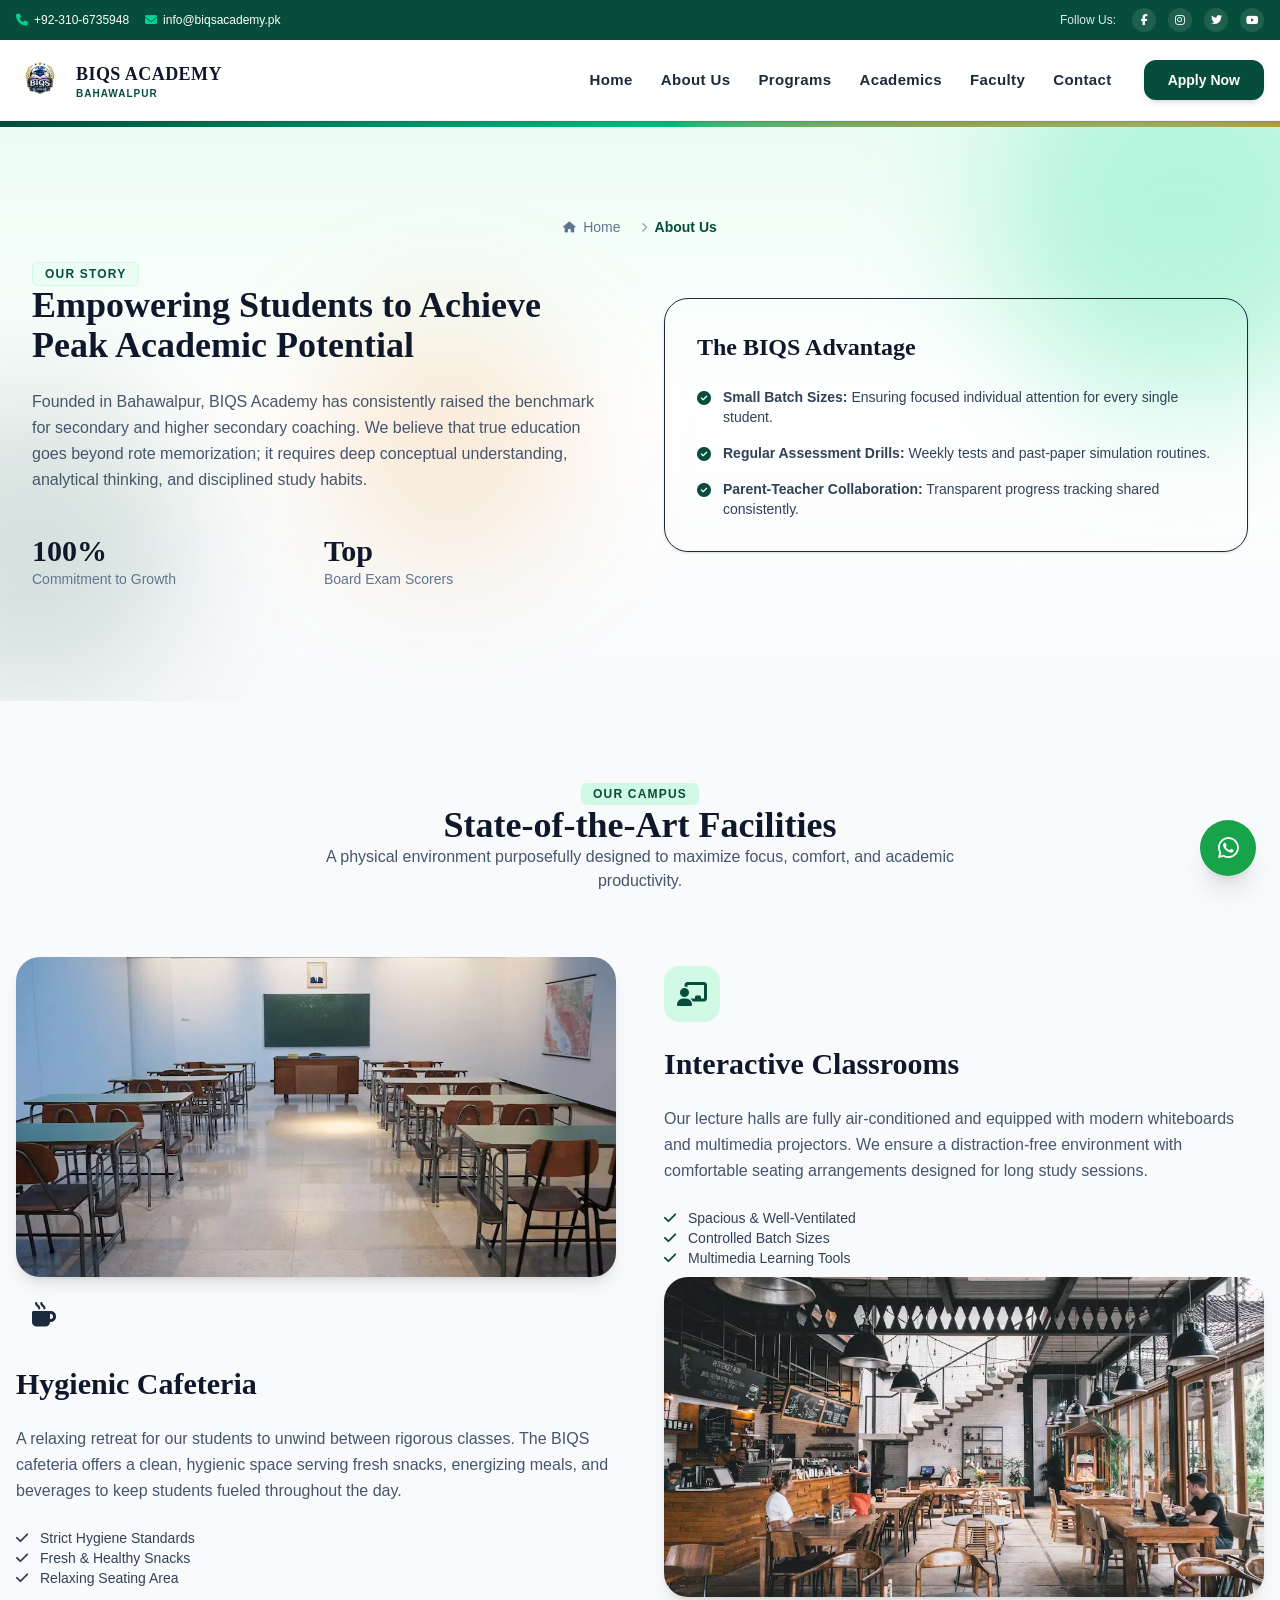
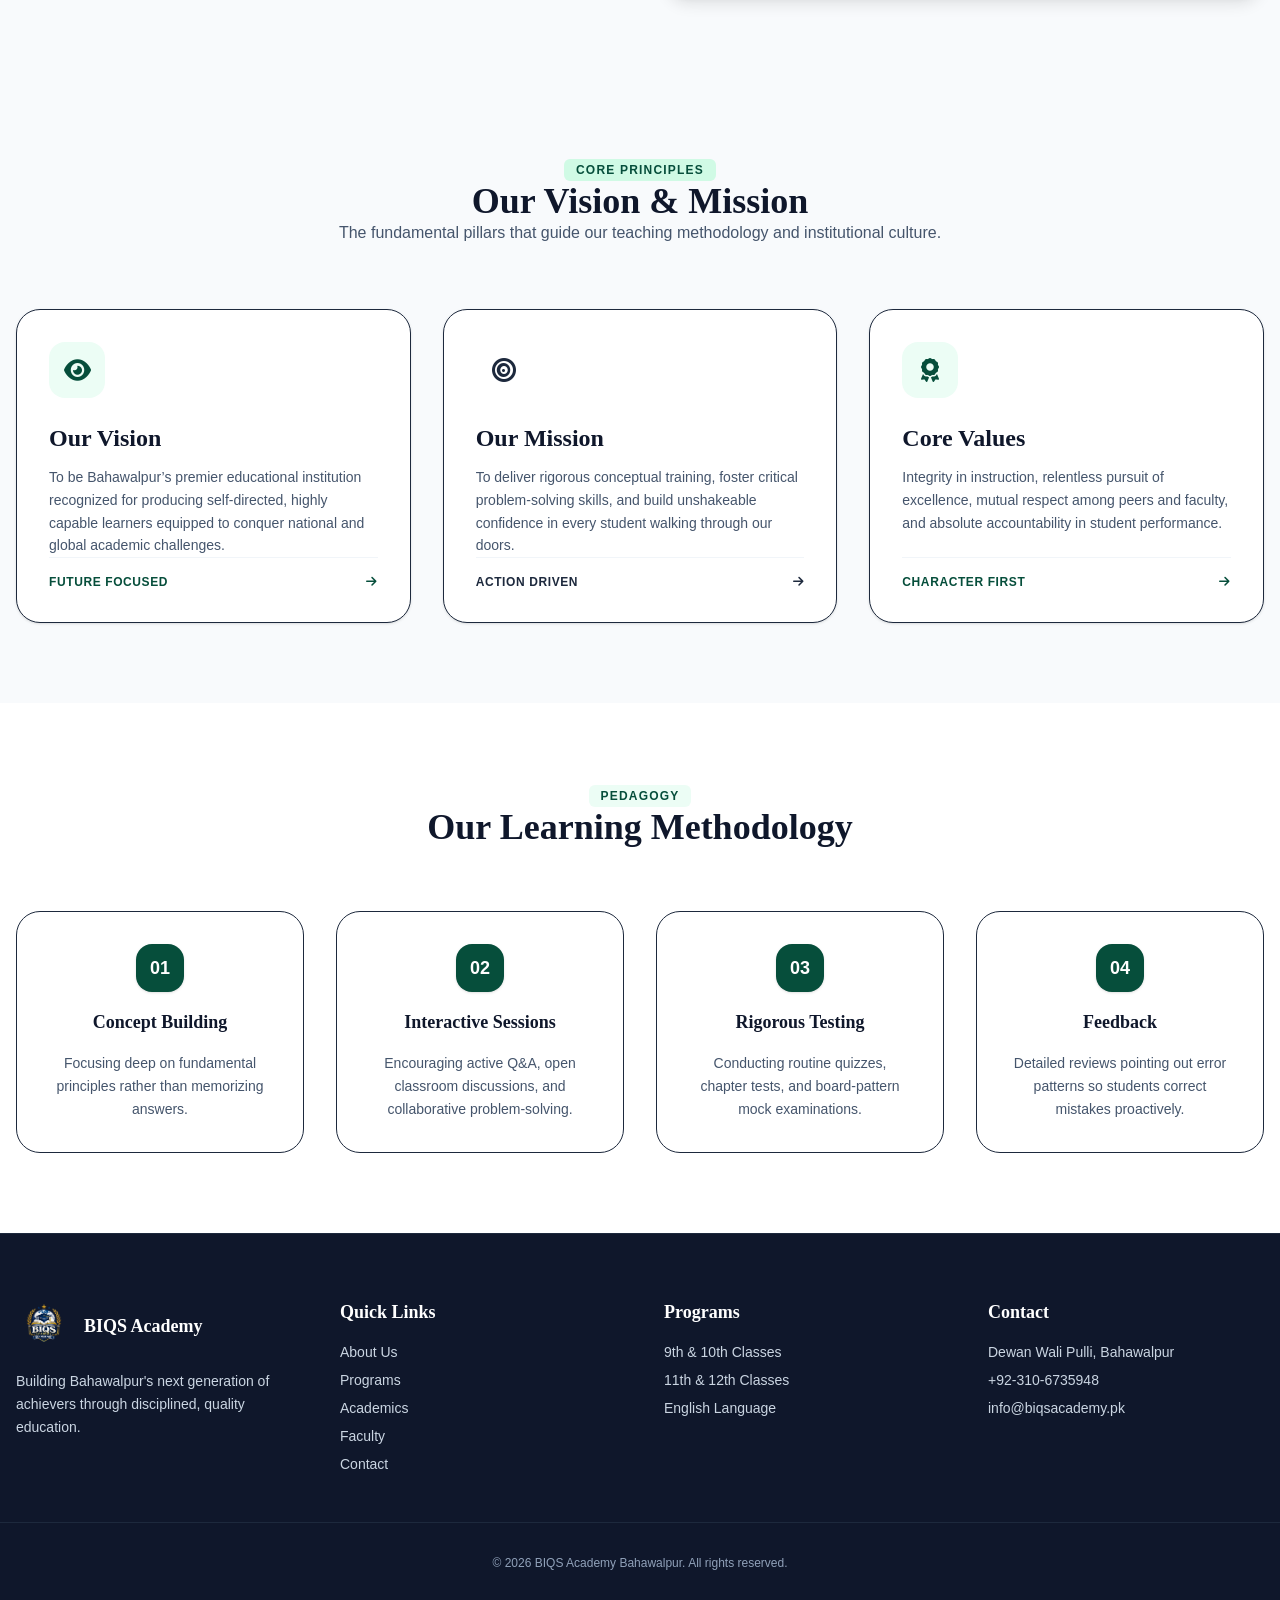
<file: about.html>
<!DOCTYPE html>
<html lang="en" class="scroll-smooth">

<head>
    <meta charset="UTF-8">
    <meta name="viewport" content="width=device-width, initial-scale=1.0">

    <!-- Primary SEO Meta Tags -->
    <title>About Us | BIQS Academy Bahawalpur</title>
    <meta name="description"
        content="Discover the vision, mission, learning environment, and campus infrastructure at BIQS Academy Bahawalpur. Empowering students with academic excellence.">
    <link rel="canonical" href="https://biqs-academy-bahawalpur.vercel.app/about.html">
    <link rel="icon" type="image/x-icon" href="/favicon.ico">
    <link rel="icon" type="image/png" sizes="16x16" href="/favicon-16x16.png">
    <link rel="icon" type="image/png" sizes="32x32" href="/favicon-32x32.png">
    <link rel="apple-touch-icon" sizes="180x180" href="/apple-touch-icon.png">
    <link rel="manifest" href="/site.webmanifest">
    <meta name="theme-color" content="#064e3b">
    <!-- Font Awesome -->
    <link rel="stylesheet" href="https://cdnjs.cloudflare.com/ajax/libs/font-awesome/6.4.0/css/all.min.css">

    <!-- Open Graph / Facebook -->
    <meta property="og:type" content="website">
    <meta property="og:site_name" content="BIQS Academy Bahawalpur">
    <meta property="og:title" content="About Us | BIQS Academy Bahawalpur">
    <meta property="og:description"
        content="Discover the vision, mission, learning environment, and campus infrastructure at BIQS Academy Bahawalpur. Empowering students with academic excellence.">
    <meta property="og:url" content="https://biqs-academy-bahawalpur.vercel.app/about.html">
    <meta property="og:image" content="https://biqs-academy-bahawalpur.vercel.app/assets/images/og-cover.jpg">
    <meta property="og:image:width" content="1200">
    <meta property="og:image:height" content="630">
    <meta property="og:image:alt" content="BIQS Academy Bahawalpur campus and students">
    <meta property="og:locale" content="en_PK">

    <!-- Twitter Card -->
    <meta name="twitter:card" content="summary_large_image">
    <meta name="twitter:title" content="About Us | BIQS Academy Bahawalpur">
    <meta name="twitter:description"
        content="Discover the vision, mission, learning environment, and campus infrastructure at BIQS Academy Bahawalpur.">
    <meta name="twitter:image" content="https://biqs-academy-bahawalpur.vercel.app/assets/images/og-cover.jpg">
    <script type="application/ld+json">
    {
      "@context": "https://schema.org",
      "@type": "AboutPage",
      "name": "About Us | BIQS Academy Bahawalpur",
      "description": "Learn about BIQS Academy Bahawalpur — shaping academic futures since 2014 with expert faculty and disciplined coaching environment.",
      "url": "https://biqs-academy-bahawalpur.vercel.app/about.html",
      "mainEntity": {
        "@type": "EducationalOrganization",
        "name": "BIQS Academy Bahawalpur",
        "alternateName": "BIQS Academy",
        "url": "https://biqs-academy-bahawalpur.vercel.app/",
        "logo": "https://biqs-academy-bahawalpur.vercel.app/assets/images/logo-emblem.png",
        "foundingDate": "2014",
        "description": "Premier educational coaching institute in Bahawalpur offering result-oriented coaching for 9th to 12th classes and English Language courses.",
        "address": {
          "@type": "PostalAddress",
          "streetAddress": "Dewan Wali Pulli",
          "addressLocality": "Bahawalpur",
          "addressRegion": "Punjab",
          "postalCode": "63100",
          "addressCountry": "PK"
        },
        "telephone": "+92-310-6735948",
        "email": "info@biqsacademy.pk",
        "openingHours": "Mo-Sa 15:00-20:00",
        "sameAs": [
          "https://www.facebook.com/profile.php?id=61590600022047",
          "https://www.instagram.com/biqs_academy_bwp"
        ]
      }
    }
    </script>
    <link rel="stylesheet" href="assets/css/style.css">

</head>

<body
    class="bg-slate-50 text-slate-800 font-sans antialiased flex flex-col min-h-screen selection:bg-primary selection:text-white">

    <!-- ================= HEADER & UTILITY BAR ================= -->
    <header id="siteHeader"
        class="sticky top-0 z-50 bg-white/95 backdrop-blur-md shadow-sm border-b border-slate-100 transition-all duration-500">

        <!-- Top Utility Bar with Social Icons -->
        <div class="bg-[#064e3b] text-white text-xs py-2 px-4">
            <div class="max-w-7xl mx-auto flex flex-col sm:flex-row justify-between items-center gap-2">
                <div class="flex items-center gap-4">
                    <span class="flex items-center gap-1.5"><i class="fa-solid fa-phone text-emerald-400"></i>
                        +92-310-6735948</span>
                    <span class="hidden md:inline-flex items-center gap-1.5"><i
                            class="fa-solid fa-envelope text-emerald-400"></i> info@biqsacademy.pk</span>
                </div>
                <!-- Social Media Icons -->
                <div class="flex items-center gap-3">
                    <span class="text-slate-200 mr-1 font-medium">Follow Us:</span>
                    <a href="https://www.facebook.com/profile.php?id=61590600022047"
                        aria-label="Follow BIQS Academy on Facebook"
                        class="w-6 h-6 bg-white/10 hover:bg-white hover:text-[#064e3b] rounded-full flex items-center justify-center transition-all duration-300"><i
                            class="fa-brands fa-facebook-f text-[11px]"></i></a>
                    <a href="https://www.instagram.com/biqs_academy_bwp" aria-label="Follow BIQS Academy on Instagram"
                        class="w-6 h-6 bg-white/10 hover:bg-white hover:text-[#064e3b] rounded-full flex items-center justify-center transition-all duration-300"><i
                            class="fa-brands fa-instagram text-[11px]"></i></a>
                    <a href="#" aria-label="Follow BIQS Academy on X"
                        class="w-6 h-6 bg-white/10 hover:bg-white hover:text-[#064e3b] rounded-full flex items-center justify-center transition-all duration-300"><i
                            class="fa-brands fa-twitter text-[11px]"></i></a>
                    <a href="#" aria-label="Follow BIQS Academy on Youtube"
                        class="w-6 h-6 bg-white/10 hover:bg-white hover:text-[#064e3b] rounded-full flex items-center justify-center transition-all duration-300"><i
                            class="fa-brands fa-youtube text-[11px]"></i></a>
                </div>
            </div>
        </div>

        <!-- Main Navigation -->
        <div class="max-w-7xl mx-auto px-4 h-20 flex items-center justify-between">

            <!-- Left Group (Mobile: Hamburger + Logo) -->
            <div class="flex items-center gap-3">
                <!-- Mobile Menu Button (Left Side) -->
                <button id="menuBtn"
                    class="lg:hidden text-slate-800 text-2xl focus:outline-none p-1 hover:text-[#064e3b] transition-colors"
                    aria-label="Toggle Menu">
                    <i class="fa-solid fa-bars"></i>
                </button>

                <!-- Logo -->
                <a href="index.html" class="flex items-center gap-3 group">
                    <img src="assets/images/logo-emblem.png" alt="BIQS Academy Bahawalpur"
                        class="h-12 w-12 object-contain transition-transform duration-300 group-hover:scale-105">
                    <div class="leading-tight">
                        <span class="block font-serif font-extrabold text-lg text-slate-900 tracking-wide">BIQS
                            ACADEMY</span>
                        <span
                            class="block text-[10px] font-bold text-[#064e3b] tracking-widest uppercase">BAHAWALPUR</span>
                    </div>
                </a>
            </div>

            <!-- Desktop Nav (Right Aligned with Underline Hover Effect) -->
            <!-- Added font-bold and text-[15px] here for a better, bolder look -->
            <nav
                class="hidden lg:flex items-center ml-auto gap-7 font-bold text-slate-800 text-[15px] tracking-wide mr-8">
                <a href="index.html" class="relative group py-1 hover:text-[#064e3b] transition-colors duration-300">
                    Home
                    <span
                        class="absolute left-0 bottom-0 w-0 h-0.5 bg-[#064e3b] transition-all duration-300 ease-in-out group-hover:w-full"></span>
                </a>
                <a href="about.html" class="relative group py-1 hover:text-[#064e3b] transition-colors duration-300">
                    About Us
                    <span
                        class="absolute left-0 bottom-0 w-0 h-0.5 bg-[#064e3b] transition-all duration-300 ease-in-out group-hover:w-full"></span>
                </a>
                <a href="programs.html" class="relative group py-1 hover:text-[#064e3b] transition-colors duration-300">
                    Programs
                    <span
                        class="absolute left-0 bottom-0 w-0 h-0.5 bg-[#064e3b] transition-all duration-300 ease-in-out group-hover:w-full"></span>
                </a>
                <a href="academics.html"
                    class="relative group py-1 hover:text-[#064e3b] transition-colors duration-300">
                    Academics
                    <span
                        class="absolute left-0 bottom-0 w-0 h-0.5 bg-[#064e3b] transition-all duration-300 ease-in-out group-hover:w-full"></span>
                </a>
                <a href="faculty.html" class="relative group py-1 hover:text-[#064e3b] transition-colors duration-300">
                    Faculty
                    <span
                        class="absolute left-0 bottom-0 w-0 h-0.5 bg-[#064e3b] transition-all duration-300 ease-in-out group-hover:w-full"></span>
                </a>

                <a href="contact.html" class="relative group py-1 hover:text-[#064e3b] transition-colors duration-300">
                    Contact
                    <span
                        class="absolute left-0 bottom-0 w-0 h-0.5 bg-[#064e3b] transition-all duration-300 ease-in-out group-hover:w-full"></span>
                </a>
            </nav>

            <!-- CTA Button -->
            <div class="flex items-center">
                <a href="contact.html"
                    class="hidden sm:inline-block bg-[#064e3b] hover:bg-emerald-900 text-white px-6 py-2.5 rounded-xl text-sm font-bold shadow-md transition-all">Apply
                    Now</a>
            </div>
        </div>

        <!-- Mobile Menu Dropdown (With Smooth Underline Hover Effect) -->
        <div id="mobileMenu" class="hidden lg:hidden bg-white border-b border-slate-100 px-6 py-4 shadow-xl">

            <!-- Replaced font-semibold with font-bold and added text-[15px] for mobile as well -->
            <div class="py-2.5 border-b border-slate-50">
                <a href="index.html"
                    class="relative group inline-flex py-1 font-bold text-[15px] text-slate-800 hover:text-[#064e3b] transition-colors duration-300">
                    Home
                    <span
                        class="absolute left-0 bottom-0 w-0 h-0.5 bg-[#064e3b] transition-all duration-300 ease-in-out group-hover:w-full"></span>
                </a>
            </div>

            <div class="py-2.5 border-b border-slate-50">
                <a href="about.html"
                    class="relative group inline-flex py-1 font-bold text-[15px] text-slate-800 hover:text-[#064e3b] transition-colors duration-300">
                    About Us
                    <span
                        class="absolute left-0 bottom-0 w-0 h-0.5 bg-[#064e3b] transition-all duration-300 ease-in-out group-hover:w-full"></span>
                </a>
            </div>

            <div class="py-2.5 border-b border-slate-50">
                <a href="programs.html"
                    class="relative group inline-flex py-1 font-bold text-[15px] text-slate-800 hover:text-[#064e3b] transition-colors duration-300">
                    Programs
                    <span
                        class="absolute left-0 bottom-0 w-0 h-0.5 bg-[#064e3b] transition-all duration-300 ease-in-out group-hover:w-full"></span>
                </a>
            </div>

            <div class="py-2.5 border-b border-slate-50">
                <a href="academics.html"
                    class="relative group inline-flex py-1 font-bold text-[15px] text-slate-800 hover:text-[#064e3b] transition-colors duration-300">
                    Academics
                    <span
                        class="absolute left-0 bottom-0 w-0 h-0.5 bg-[#064e3b] transition-all duration-300 ease-in-out group-hover:w-full"></span>
                </a>
            </div>

            <div class="py-2.5 border-b border-slate-50">
                <a href="faculty.html"
                    class="relative group inline-flex py-1 font-bold text-[15px] text-slate-800 hover:text-[#064e3b] transition-colors duration-300">
                    Faculty
                    <span
                        class="absolute left-0 bottom-0 w-0 h-0.5 bg-[#064e3b] transition-all duration-300 ease-in-out group-hover:w-full"></span>
                </a>
            </div>

            <div class="py-2.5">
                <a href="contact.html"
                    class="relative group inline-flex py-1 font-bold text-[15px] text-slate-800 hover:text-[#064e3b] transition-colors duration-300">
                    Contact
                    <span
                        class="absolute left-0 bottom-0 w-0 h-0.5 bg-[#064e3b] transition-all duration-300 ease-in-out group-hover:w-full"></span>
                </a>
            </div>
            <div class="pt-4 sm:hidden">
                <a href="contact.html#send-message"
                    class="block w-full text-center bg-[#064e3b] hover:bg-emerald-900 text-white px-8 py-4 rounded-xl text-sm font-bold shadow-md transition-all">
                    Apply Now
                </a>
            </div>

        </div>
    </header>

    <!-- ================= WHO WE ARE / INTRODUCTION ================= -->
    <section
        class="relative bg-gradient-to-b from-emerald-50 via-white to-slate-50 pt-16 pb-20 lg:pt-24 lg:pb-28 overflow-hidden">

        <!-- Brand accent rule -->
        <div class="absolute top-0 left-0 w-full h-1.5 bg-gradient-to-r from-[#064e3b] via-emerald-500 to-accent">
        </div>

        <!-- Background Decorative Elements (Soft glowing blobs) -->
        <div class="absolute top-0 left-0 w-full h-full overflow-hidden z-0 pointer-events-none">
            <div class="absolute -top-24 -right-24 w-96 h-96 bg-emerald-300/40 rounded-full blur-3xl"></div>
            <div class="absolute bottom-0 left-[-10%] w-80 h-80 bg-[#064e3b]/15 rounded-full blur-3xl"></div>
            <div class="absolute top-1/3 left-1/4 w-64 h-64 bg-accent/15 rounded-full blur-3xl"></div>
        </div>

        <div class="max-w-7xl mx-auto px-4 relative z-10">

            <!-- Breadcrumbs Navigation -->
            <div class="flex justify-center mb-6">
                <nav class="flex text-sm font-medium text-slate-500" aria-label="Breadcrumb">
                    <ol class="inline-flex items-center space-x-1 md:space-x-3">
                        <li class="inline-flex items-center">
                            <a href="index.html"
                                class="inline-flex items-center hover:text-[#064e3b] transition-colors duration-300">
                                <i class="fa-solid fa-house mr-2 text-[11px]" aria-hidden="true"></i> Home
                            </a>
                        </li>
                        <li>
                            <div class="flex items-center">
                                <i class="fa-solid fa-chevron-right text-[10px] mx-2 text-slate-400"
                                    aria-hidden="true"></i>
                                <span class="text-[#064e3b] font-bold" aria-current="page">About Us</span>
                            </div>
                        </li>
                    </ol>
                </nav>
            </div>

            <div class="max-w-7xl mx-auto px-4 grid grid-cols-1 lg:grid-cols-2 gap-12 items-center">
                <div class="space-y-6">
                    <span
                        class="text-primary text-xs font-bold tracking-widest uppercase bg-emerald-50 px-3 py-1 rounded-md border border-emerald-100">Our
                        Story</span>
                    <h2 class="text-3xl sm:text-4xl font-serif font-bold text-slate-900 leading-snug">Empowering
                        Students to
                        Achieve Peak Academic Potential</h2>
                    <p class="text-slate-600 leading-relaxed">Founded in Bahawalpur, BIQS Academy has consistently
                        raised
                        the benchmark for secondary and higher secondary coaching. We believe that true education
                        goes
                        beyond rote memorization; it requires deep conceptual understanding, analytical thinking,
                        and
                        disciplined study habits.</p>
                    <div class="grid grid-cols-2 gap-6 pt-4">
                        <div class="border-l-4 border-primary pl-4 hover:translate-x-1 transition-transform">
                            <div class="text-3xl font-serif font-bold text-slate-900">100%</div>
                            <div class="text-sm text-slate-500 font-medium">Commitment to Growth</div>
                        </div>
                        <div class="border-l-4 border-accent pl-4 hover:translate-x-1 transition-transform">
                            <div class="text-3xl font-serif font-bold text-slate-900">Top</div>
                            <div class="text-sm text-slate-500 font-medium">Board Exam Scorers</div>
                        </div>
                    </div>
                </div>
                <div
                    class="bg-gradient-to-br from-emerald-50/60 to-slate-100 p-8 sm:p-10 rounded-3xl border border-slate-200/80 shadow-sm hover:shadow-md transition-all duration-300 space-y-6">
                    <h3 class="font-serif font-bold text-2xl text-slate-900">The BIQS Advantage</h3>
                    <ul class="space-y-4 text-sm text-slate-700">
                        <li class="flex items-start gap-3 group">
                            <i
                                class="fa-solid fa-circle-check text-primary mt-1 group-hover:scale-125 transition-transform"></i>
                            <span><strong>Small Batch Sizes:</strong> Ensuring focused individual attention for
                                every single
                                student.</span>
                        </li>
                        <li class="flex items-start gap-3 group">
                            <i
                                class="fa-solid fa-circle-check text-primary mt-1 group-hover:scale-125 transition-transform"></i>
                            <span><strong>Regular Assessment Drills:</strong> Weekly tests and past-paper simulation
                                routines.</span>
                        </li>
                        <li class="flex items-start gap-3 group">
                            <i
                                class="fa-solid fa-circle-check text-primary mt-1 group-hover:scale-125 transition-transform"></i>
                            <span><strong>Parent-Teacher Collaboration:</strong> Transparent progress tracking
                                shared
                                consistently.</span>
                        </li>
                    </ul>
                </div>
            </div>
    </section>

    <!-- ================= CAMPUS FACILITIES: CLASSROOMS & CAFETERIA ================= -->
    <main class="flex-grow">

        <section class="py-20 bg-slate-50 border-y border-slate-200">
            <div class="max-w-7xl mx-auto px-4 space-y-24">


                <!-- Section Header -->
                <div class="text-center max-w-2xl mx-auto mb-16 space-y-3">
                    <span
                        class="text-primary text-xs font-bold tracking-widest uppercase bg-emerald-100 px-3 py-1 rounded-md">Our
                        Campus</span>
                    <h2 class="text-3xl sm:text-4xl font-serif font-bold text-slate-900">State-of-the-Art Facilities
                    </h2>
                    <p class="text-slate-600">A physical environment purposefully designed to maximize focus, comfort,
                        and
                        academic productivity.</p>
                </div>

                <!-- 1. Classrooms (Image Left, Text Right) -->
                <div class="grid grid-cols-1 lg:grid-cols-2 gap-12 items-center group">
                    <div class="overflow-hidden rounded-3xl shadow-lg relative h-80 lg:h-96">
                        <!-- Placeholder Image -->
                        <img src="assets/images/classroom.webp"
                            alt="BIQS Academy spacious classroom with multimedia facilities"
                            class="w-full h-full object-cover transform group-hover:scale-110 transition-transform duration-700 ease-in-out">
                        <div
                            class="absolute inset-0 bg-gradient-to-t from-slate-900/60 to-transparent opacity-0 group-hover:opacity-100 transition-opacity duration-500">
                        </div>
                    </div>
                    <div class="space-y-6 hover:-translate-y-1 transition-transform duration-500">
                        <div
                            class="w-14 h-14 bg-emerald-100 text-primary rounded-2xl flex items-center justify-center text-2xl shadow-inner">
                            <i class="fa-solid fa-chalkboard-user"></i>
                        </div>
                        <h3 class="text-3xl font-serif font-bold text-slate-900">Interactive Classrooms</h3>
                        <p class="text-slate-600 leading-relaxed">Our lecture halls are fully air-conditioned and
                            equipped
                            with modern whiteboards and multimedia projectors. We ensure a distraction-free environment
                            with
                            comfortable seating arrangements designed for long study sessions.</p>
                        <ul class="space-y-3 text-slate-700 text-sm font-medium">
                            <li class="flex items-center gap-3"><i class="fa-solid fa-check text-primary"></i> Spacious
                                &
                                Well-Ventilated</li>
                            <li class="flex items-center gap-3"><i class="fa-solid fa-check text-primary"></i>
                                Controlled
                                Batch Sizes</li>
                            <li class="flex items-center gap-3"><i class="fa-solid fa-check text-primary"></i>
                                Multimedia
                                Learning Tools</li>
                        </ul>
                    </div>
                </div>

                <!-- 2. Cafeteria (Text Left, Image Right) -->
                <div class="grid grid-cols-1 lg:grid-cols-2 gap-12 items-center group">
                    <!-- Text on Left (order-2 on mobile, order-1 on large screens) -->
                    <div class="space-y-6 order-2 lg:order-1 hover:-translate-y-1 transition-transform duration-500">
                        <div
                            class="w-14 h-14 bg-amber-100 text-accent rounded-2xl flex items-center justify-center text-2xl shadow-inner">
                            <i class="fa-solid fa-mug-hot"></i>
                        </div>
                        <h3 class="text-3xl font-serif font-bold text-slate-900">Hygienic Cafeteria</h3>
                        <p class="text-slate-600 leading-relaxed">A relaxing retreat for our students to unwind between
                            rigorous classes. The BIQS cafeteria offers a clean, hygienic space serving fresh snacks,
                            energizing meals, and beverages to keep students fueled throughout the day.</p>
                        <ul class="space-y-3 text-slate-700 text-sm font-medium">
                            <li class="flex items-center gap-3"><i class="fa-solid fa-check text-accent"></i> Strict
                                Hygiene
                                Standards</li>
                            <li class="flex items-center gap-3"><i class="fa-solid fa-check text-accent"></i> Fresh &
                                Healthy Snacks</li>
                            <li class="flex items-center gap-3"><i class="fa-solid fa-check text-accent"></i> Relaxing
                                Seating Area</li>
                        </ul>
                    </div>
                    <!-- Image on Right (order-1 on mobile so it appears first, order-2 on large screens) -->
                    <div class="overflow-hidden rounded-3xl shadow-lg relative h-80 lg:h-96 order-1 lg:order-2">
                        <!-- Placeholder Image -->
                        <img src="assets/images/cafeteria.webp"
                            alt="Hygienic cafeteria at BIQS Academy Bahawalpur campus"
                            class="w-full h-full object-cover transform group-hover:scale-110 transition-transform duration-700 ease-in-out">
                        <div
                            class="absolute inset-0 bg-gradient-to-t from-slate-900/60 to-transparent opacity-0 group-hover:opacity-100 transition-opacity duration-500">
                        </div>
                    </div>
                </div>

            </div>
        </section>

        <!-- ================= VISION, MISSION & VALUES CARDS ================= -->


        <section class="py-20 bg-slate-50 border-y border-slate-200">
            <div class="max-w-7xl mx-auto px-4">
                <div class="text-center max-w-2xl mx-auto mb-16 space-y-3">
                    <span
                        class="text-primary text-xs font-bold tracking-widest uppercase bg-emerald-100 px-3 py-1 rounded-md">Core
                        Principles</span>
                    <h2 class="text-3xl sm:text-4xl font-serif font-bold text-slate-900">Our Vision & Mission</h2>
                    <p class="text-slate-600">The fundamental pillars that guide our teaching methodology and
                        institutional
                        culture.</p>
                </div>

                <div class="grid grid-cols-1 md:grid-cols-3 gap-8">
                    <!-- Vision Card -->
                    <div
                        class="bg-white p-8 rounded-3xl shadow-sm border border-slate-200/80 flex flex-col justify-between hover:shadow-xl hover:-translate-y-2 transition-all duration-300 group">
                        <div>
                            <div
                                class="w-14 h-14 bg-emerald-50 text-primary rounded-2xl flex items-center justify-center text-2xl mb-6 shadow-inner group-hover:bg-primary group-hover:text-white transition-colors duration-300">
                                <i class="fa-solid fa-eye"></i>
                            </div>
                            <h3
                                class="font-serif font-bold text-2xl text-slate-900 mb-3 group-hover:text-primary transition-colors">
                                Our Vision</h3>
                            <p class="text-slate-600 leading-relaxed text-sm">To be Bahawalpur’s premier educational
                                institution
                                recognized for producing self-directed, highly capable learners equipped to conquer
                                national
                                and
                                global academic challenges.</p>
                        </div>
                        <div
                            class="mt-8 pt-4 border-t border-slate-100 text-xs font-bold text-primary uppercase tracking-wider flex items-center justify-between">
                            <span>Future Focused</span>
                            <i
                                class="fa-solid fa-arrow-right opacity-0 group-hover:opacity-100 group-hover:translate-x-1 transition-all"></i>
                        </div>
                    </div>

                    <!-- Mission Card -->
                    <div
                        class="bg-white p-8 rounded-3xl shadow-sm border border-slate-200/80 flex flex-col justify-between hover:shadow-xl hover:-translate-y-2 transition-all duration-300 group">
                        <div>
                            <div
                                class="w-14 h-14 bg-amber-50 text-accent rounded-2xl flex items-center justify-center text-2xl mb-6 shadow-inner group-hover:bg-accent group-hover:text-white transition-colors duration-300">
                                <i class="fa-solid fa-bullseye"></i>
                            </div>
                            <h3
                                class="font-serif font-bold text-2xl text-slate-900 mb-3 group-hover:text-accent transition-colors">
                                Our Mission</h3>
                            <p class="text-slate-600 leading-relaxed text-sm">To deliver rigorous conceptual training,
                                foster
                                critical problem-solving skills, and build unshakeable confidence in every student
                                walking
                                through our doors.</p>
                        </div>
                        <div
                            class="mt-8 pt-4 border-t border-slate-100 text-xs font-bold text-accent uppercase tracking-wider flex items-center justify-between">
                            <span>Action Driven</span>
                            <i
                                class="fa-solid fa-arrow-right opacity-0 group-hover:opacity-100 group-hover:translate-x-1 transition-all"></i>
                        </div>
                    </div>

                    <!-- Core Values Card -->
                    <div
                        class="bg-white p-8 rounded-3xl shadow-sm border border-slate-200/80 flex flex-col justify-between hover:shadow-xl hover:-translate-y-2 transition-all duration-300 group">
                        <div>
                            <div
                                class="w-14 h-14 bg-emerald-50 text-primary rounded-2xl flex items-center justify-center text-2xl mb-6 shadow-inner group-hover:bg-primary group-hover:text-white transition-colors duration-300">
                                <i class="fa-solid fa-award"></i>
                            </div>
                            <h3
                                class="font-serif font-bold text-2xl text-slate-900 mb-3 group-hover:text-primary transition-colors">
                                Core Values</h3>
                            <p class="text-slate-600 leading-relaxed text-sm">Integrity in instruction, relentless
                                pursuit
                                of
                                excellence, mutual respect among peers and faculty, and absolute accountability in
                                student
                                performance.</p>
                        </div>
                        <div
                            class="mt-8 pt-4 border-t border-slate-100 text-xs font-bold text-primary uppercase tracking-wider flex items-center justify-between">
                            <span>Character First</span>
                            <i
                                class="fa-solid fa-arrow-right opacity-0 group-hover:opacity-100 group-hover:translate-x-1 transition-all"></i>
                        </div>
                    </div>
                </div>
            </div>
        </section>



        <!-- ================= LEARNING PHILOSOPHY ================= -->
        <section class="py-20 bg-white">
            <div class="max-w-7xl mx-auto px-4">
                <div class="text-center max-w-2xl mx-auto mb-16 space-y-3">
                    <span
                        class="text-primary text-xs font-bold tracking-widest uppercase bg-emerald-50 px-3 py-1 rounded-md">Pedagogy</span>
                    <h2 class="text-3xl sm:text-4xl font-serif font-bold text-slate-900">Our Learning Methodology</h2>
                </div>

                <div class="grid grid-cols-1 md:grid-cols-2 lg:grid-cols-4 gap-8">
                    <!-- Step 1 -->
                    <div
                        class="bg-slate-50/80 p-8 rounded-3xl border border-slate-200/80 text-center space-y-4 hover:bg-white hover:shadow-lg hover:-translate-y-1.5 transition-all duration-300 group">
                        <div
                            class="w-12 h-12 bg-primary text-white rounded-2xl mx-auto flex items-center justify-center font-bold text-lg shadow-sm group-hover:scale-110 transition-transform">
                            01</div>
                        <h3 class="font-serif font-bold text-lg text-slate-900">Concept Building</h3>
                        <p class="text-slate-600 text-sm leading-relaxed">Focusing deep on fundamental principles rather
                            than memorizing answers.</p>
                    </div>
                    <!-- Step 2 -->
                    <div
                        class="bg-slate-50/80 p-8 rounded-3xl border border-slate-200/80 text-center space-y-4 hover:bg-white hover:shadow-lg hover:-translate-y-1.5 transition-all duration-300 group">
                        <div
                            class="w-12 h-12 bg-primary text-white rounded-2xl mx-auto flex items-center justify-center font-bold text-lg shadow-sm group-hover:scale-110 transition-transform">
                            02</div>
                        <h3 class="font-serif font-bold text-lg text-slate-900">Interactive Sessions</h3>
                        <p class="text-slate-600 text-sm leading-relaxed">Encouraging active Q&A, open classroom
                            discussions, and collaborative problem-solving.</p>
                    </div>
                    <!-- Step 3 -->
                    <div
                        class="bg-slate-50/80 p-8 rounded-3xl border border-slate-200/80 text-center space-y-4 hover:bg-white hover:shadow-lg hover:-translate-y-1.5 transition-all duration-300 group">
                        <div
                            class="w-12 h-12 bg-primary text-white rounded-2xl mx-auto flex items-center justify-center font-bold text-lg shadow-sm group-hover:scale-110 transition-transform">
                            03</div>
                        <h3 class="font-serif font-bold text-lg text-slate-900">Rigorous Testing</h3>
                        <p class="text-slate-600 text-sm leading-relaxed">Conducting routine quizzes, chapter tests, and
                            board-pattern mock examinations.</p>
                    </div>
                    <!-- Step 4 -->
                    <div
                        class="bg-slate-50/80 p-8 rounded-3xl border border-slate-200/80 text-center space-y-4 hover:bg-white hover:shadow-lg hover:-translate-y-1.5 transition-all duration-300 group">
                        <div
                            class="w-12 h-12 bg-primary text-white rounded-2xl mx-auto flex items-center justify-center font-bold text-lg shadow-sm group-hover:scale-110 transition-transform">
                            04</div>
                        <h3 class="font-serif font-bold text-lg text-slate-900">Feedback</h3>
                        <p class="text-slate-600 text-sm leading-relaxed">Detailed reviews pointing out error patterns
                            so
                            students correct mistakes proactively.</p>
                    </div>
                </div>
            </div>
        </section>
    </main>

    <!-- ================= FOOTER ================= -->
    <footer class="bg-slate-900 text-slate-300 py-16 border-t border-slate-800">
        <div class="max-w-7xl mx-auto px-4 grid grid-cols-1 md:grid-cols-2 lg:grid-cols-4 gap-12">
            <div class="space-y-4">
                <div class="flex items-center gap-3">
                    <img src="assets/images/logo-emblem.png" alt="BIQS Academy Bahawalpur"
                        class="h-14 w-14 object-contain">
                    <h3 class="text-white font-serif font-bold text-lg">BIQS Academy</h3>
                </div>
                <p class="text-sm leading-relaxed">Building Bahawalpur's next generation of achievers through
                    disciplined, quality education.</p>
            </div>
            <div class="space-y-4">
                <h3 class="text-white font-serif font-bold text-lg">Quick Links</h3>
                <ul class="space-y-2 text-sm">
                    <li><a href="about.html" class="hover:text-white transition-colors">About Us</a></li>
                    <li><a href="programs.html" class="hover:text-white transition-colors">Programs</a></li>
                    <li><a href="academics.html" class="hover:text-white transition-colors">Academics</a></li>
                    <li><a href="faculty.html" class="hover:text-white transition-colors">Faculty</a></li>
                    <li><a href="contact.html" class="hover:text-white transition-colors">Contact</a></li>
                </ul>
            </div>
            <div class="space-y-4">
                <h3 class="text-white font-serif font-bold text-lg">Programs</h3>
                <ul class="space-y-2 text-sm">
                    <li><a href="programs.html#matric-part1" class="hover:text-white transition-colors">9th & 10th
                            Classes</a></li>
                    <li><a href="programs.html#intermediate-part1" class="hover:text-white transition-colors">11th &
                            12th Classes</a></li>
                    <li><a href="programs.html#english-language" class="hover:text-white transition-colors">English
                            Language</a></li>
                </ul>
            </div>
            <div class="space-y-4">
                <h3 class="text-white font-serif font-bold text-lg">Contact</h3>
                <ul class="space-y-2 text-sm">
                    <li> <a href="https://maps.google.com/?q=Dewan+Wali+Pulli%2C+Bahawalpur" target="_blank"
                            class="hover:text-white">Dewan
                            Wali Pulli, Bahawalpur</a></li>
                    <li><a href="tel:+92-310-6735948" class="hover:text-white">+92-310-6735948</a></li>
                    <li><a href="mailto:info@biqsacademy.pk" class="hover:text-white">info@biqsacademy.pk</a></li>
                </ul>
            </div>
        </div>
        <div class="max-w-7xl mx-auto px-4 mt-12 pt-8 border-t border-slate-800 text-center text-xs text-slate-400">
            &copy; 2026 BIQS Academy Bahawalpur. All rights reserved.
        </div>
    </footer>
    <!-- Floating WhatsApp Button -->
    <a class="fixed bottom-6 right-6 z-50 bg-whatsapp text-white w-14 h-14 rounded-full flex items-center justify-center text-2xl shadow-xl hover:scale-110 transition-transform duration-300"
        href="https://wa.me/923266735959?text=Hi%2C%20I%27d%20like%20more%20information%20about%20BIQS%20Academy"
        target="_blank" rel="noopener" aria-label="Chat with us on WhatsApp">
        <i class="fa-brands fa-whatsapp"></i>
    </a>

    <!-- Script -->
    <script src="assets/js/main.js"></script>
</body>

</html>
</file>
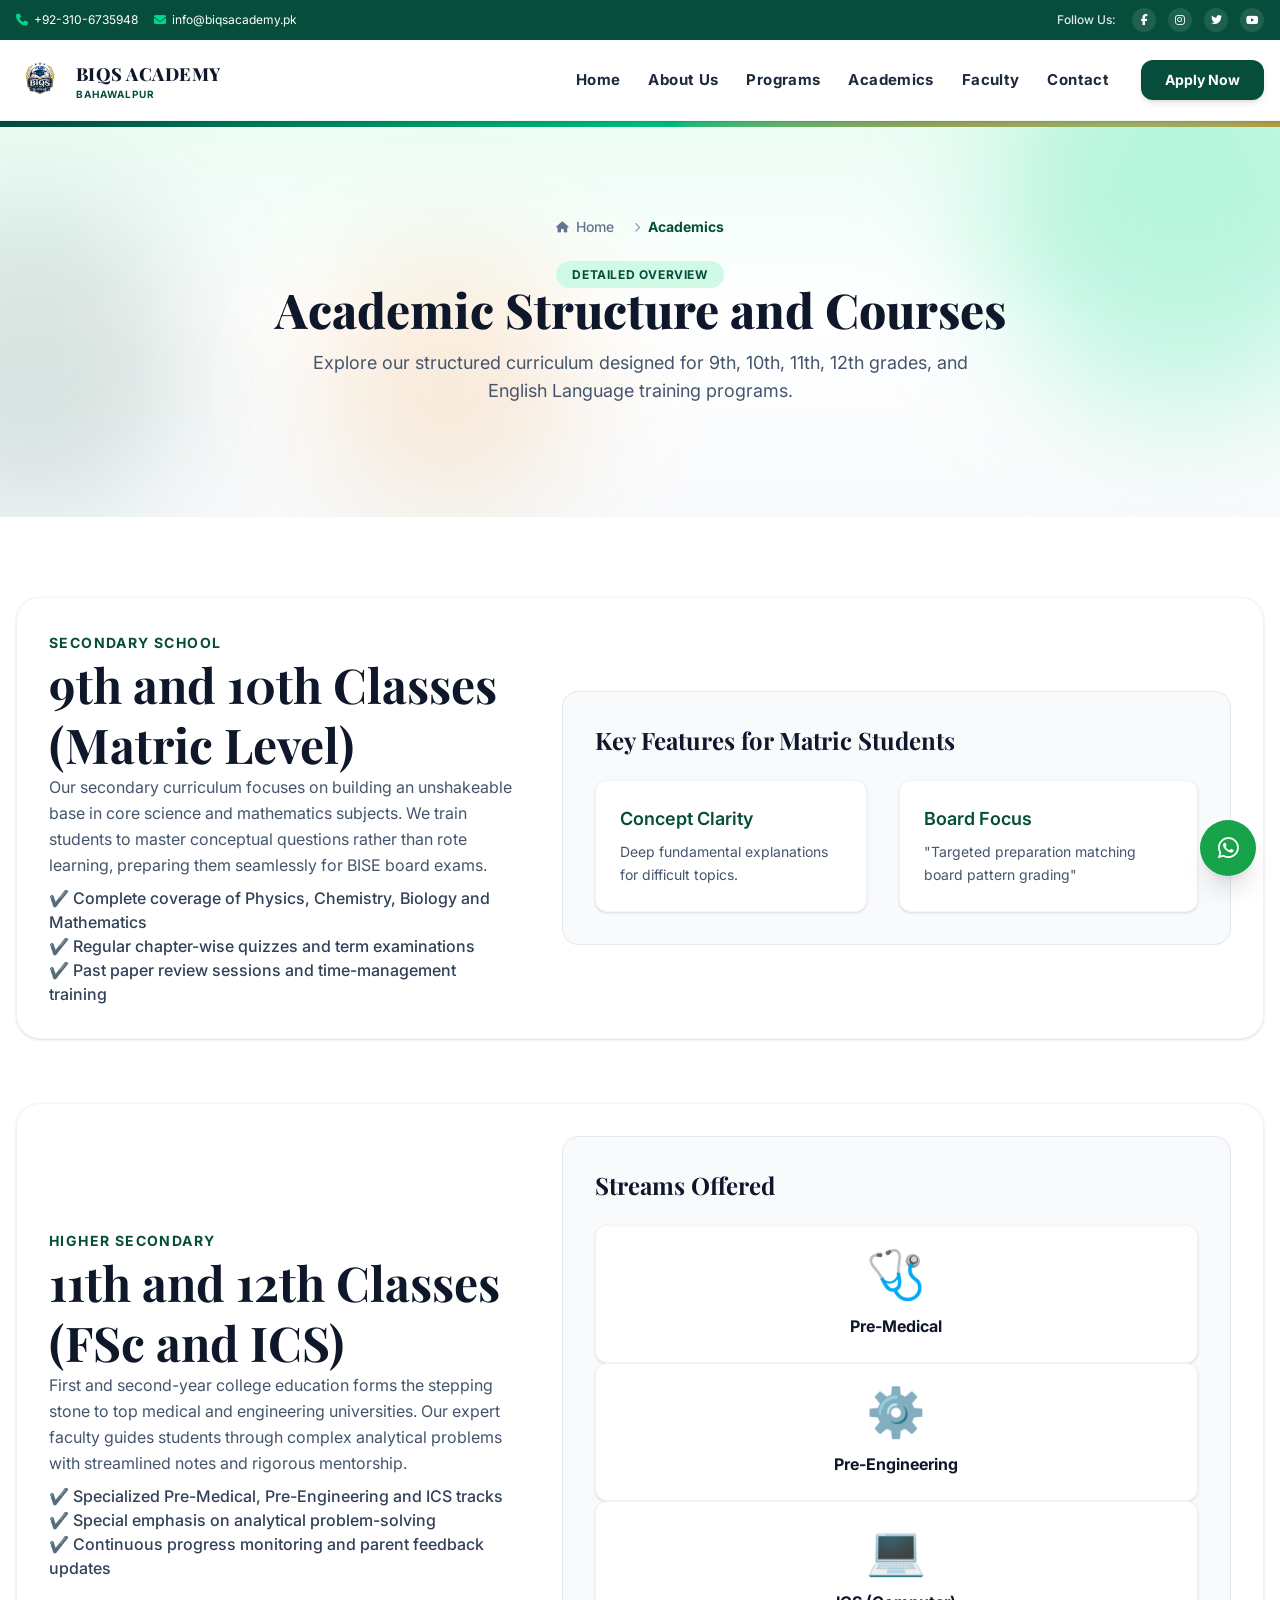
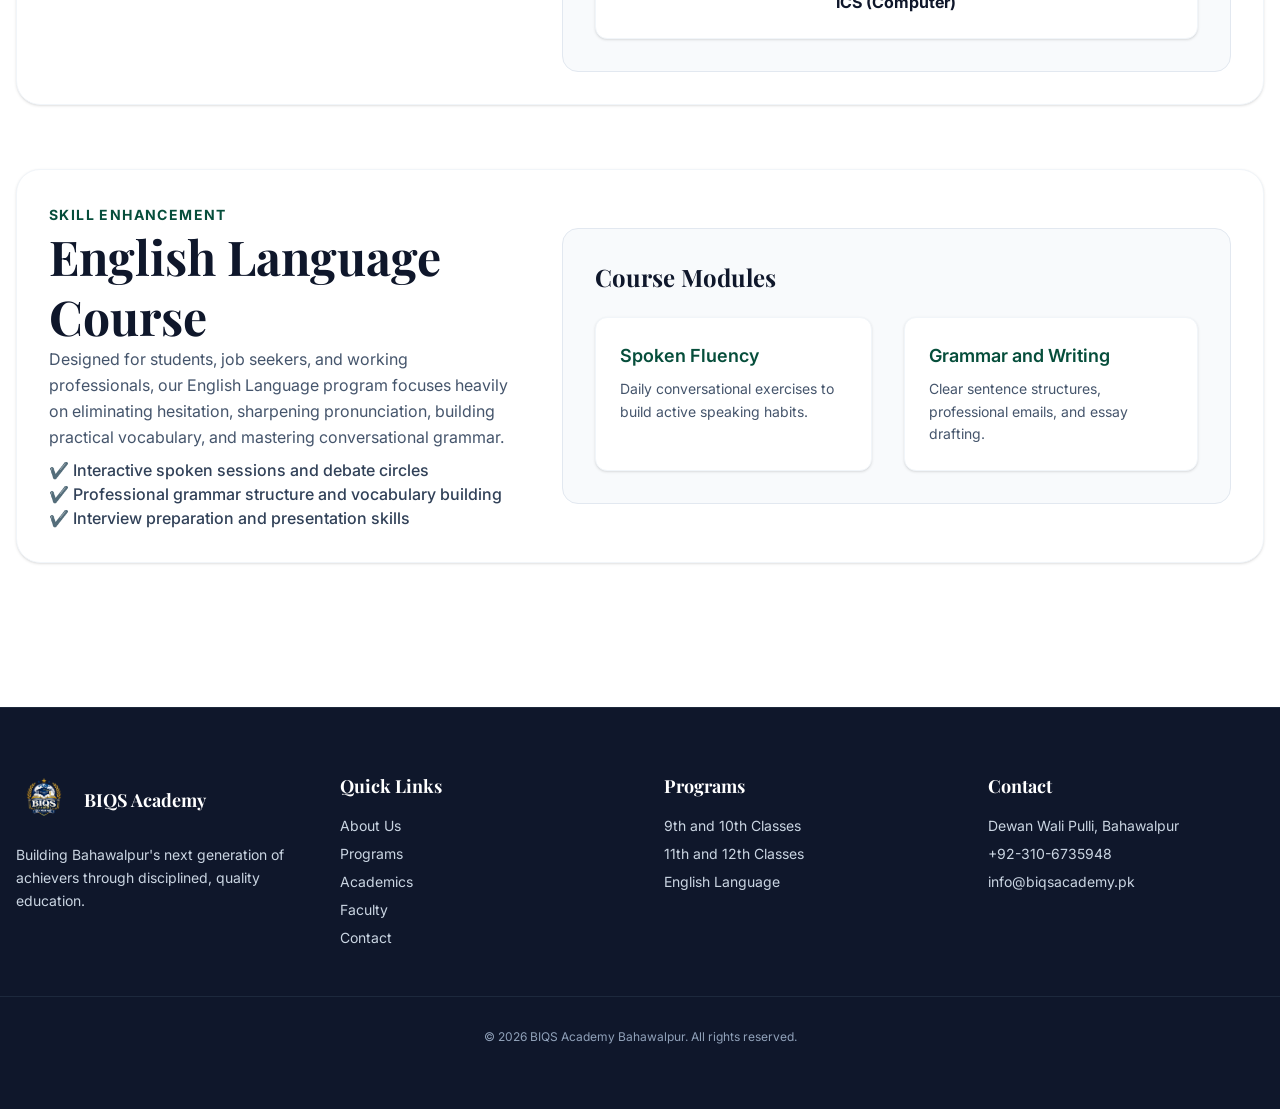
<file: academics.html>
<!DOCTYPE html>
<html lang="en" class="scroll-smooth">

<head>
    <meta charset="UTF-8">
    <meta name="viewport" content="width=device-width, initial-scale=1.0">

    <!-- Primary SEO Meta Tags -->
    <title>Academics Programs | BIQS Academy Bahawalpur</title>
    <meta name="description"
        content="Academic programs at BIQS Academy: Matric, Intermediate Pre-Medical, Pre-Engineering, ICS, and English Language courses.">
    <link rel="canonical" href="https://biqs-academy-bahawalpur.vercel.app/academics.html">
    <link rel="icon" type="image/x-icon" href="/favicon.ico">
    <link rel="icon" type="image/png" sizes="16x16" href="/favicon-16x16.png">
    <link rel="icon" type="image/png" sizes="32x32" href="/favicon-32x32.png">
    <link rel="apple-touch-icon" sizes="180x180" href="/apple-touch-icon.png">
    <link rel="manifest" href="/site.webmanifest">
    <meta name="theme-color" content="#064e3b">

    <!-- Preconnect for Performance Optimization -->
    <link rel="preconnect" href="https://fonts.googleapis.com">
    <link rel="preconnect" href="https://fonts.gstatic.com" crossorigin>
    <link rel="preconnect" href="https://cdnjs.cloudflare.com">

    <!-- Fonts (CSP-safe: no inline event handlers) -->
    <link rel="stylesheet"
        href="https://fonts.googleapis.com/css2?family=Playfair+Display:wght@600;700;800&family=Inter:wght@400;500;600;700&display=swap">

    <!-- Font Awesome (CSP-safe: no inline event handlers) -->
    <link rel="stylesheet" href="https://cdnjs.cloudflare.com/ajax/libs/font-awesome/6.4.0/css/all.min.css">

    <!-- Open Graph / Facebook -->
    <meta property="og:type" content="website">
    <meta property="og:site_name" content="BIQS Academy Bahawalpur">
    <meta property="og:title" content="Academics Programs | BIQS Academy Bahawalpur">
    <meta property="og:description"
        content="Academic programs at BIQS Academy: Matric, Intermediate Pre-Medical, Pre-Engineering, ICS, and English Language courses.">
    <meta property="og:url" content="https://biqs-academy-bahawalpur.vercel.app/academics.html">
    <meta property="og:image" content="https://biqs-academy-bahawalpur.vercel.app/assets/images/og-cover.jpg">
    <meta property="og:image:width" content="1200">
    <meta property="og:image:height" content="630">
    <meta property="og:image:alt" content="BIQS Academy Bahawalpur academic programs">
    <meta property="og:locale" content="en_PK">

    <!-- Twitter Card -->
    <meta name="twitter:card" content="summary_large_image">
    <meta name="twitter:title" content="Academics Programs | BIQS Academy Bahawalpur">
    <meta name="twitter:description"
        content="Academic programs at BIQS Academy: Matric, Intermediate Pre-Medical, Pre-Engineering, ICS, and English Language courses.">
    <meta name="twitter:image" content="https://biqs-academy-bahawalpur.vercel.app/assets/images/og-cover.jpg">

    <script type="application/ld+json">
    {
      "@context": "https://schema.org",
      "@type": "WebPage",
      "name": "Academics Programs | BIQS Academy Bahawalpur",
      "description": "Academic programs at BIQS Academy: Matric (9th & 10th), Intermediate FSc/ICS/FA (11th & 12th), and English Language courses in Bahawalpur.",
      "url": "https://biqs-academy-bahawalpur.vercel.app/academics.html",
      "mainEntity": {
        "@type": "ItemList",
        "itemListElement": [
          {
            "@type": "ListItem",
            "position": 1,
            "item": {
              "@type": "Course",
              "name": "Matric Classes (9th & 10th)",
              "description": "Secondary curriculum focusing on building an unshakeable base in core science and mathematics subjects for BISE board exams.",
              "provider": {
                "@type": "EducationalOrganization",
                "name": "BIQS Academy Bahawalpur"
              },
              "educationalLevel": "Secondary School",
              "courseCode": "MATRIC"
            }
          },
          {
            "@type": "ListItem",
            "position": 2,
            "item": {
              "@type": "Course",
              "name": "Intermediate Classes (FSc & ICS)",
              "description": "First and second-year college education for Pre-Medical, Pre-Engineering, and ICS tracks.",
              "provider": {
                "@type": "EducationalOrganization",
                "name": "BIQS Academy Bahawalpur"
              },
              "educationalLevel": "Higher Secondary",
              "courseCode": "INTER"
            }
          },
          {
            "@type": "ListItem",
            "position": 3,
            "item": {
              "@type": "Course",
              "name": "English Language Course",
              "description": "Professional spoken and written English training for students, job seekers, and working professionals.",
              "provider": {
                "@type": "EducationalOrganization",
                "name": "BIQS Academy Bahawalpur"
              },
              "educationalLevel": "Skill Enhancement",
              "courseCode": "ENG"
            }
          }
        ]
      }
    }
    </script>

    <!-- Tailwind CSS (pre-built, static) -->
    <link rel="stylesheet" href="assets/css/style.css">
</head>

<body class="bg-slate-50 text-slate-800 font-sans antialiased flex flex-col min-h-screen">

    <!-- ================= HEADER & UTILITY BAR ================= -->
    <header id="siteHeader"
        class="sticky top-0 z-50 bg-white/95 backdrop-blur-md shadow-sm border-b border-slate-100 transition-all duration-500">

        <!-- Top Utility Bar with Social Icons -->
        <div class="bg-[#064e3b] text-white text-xs py-2 px-4">
            <div class="max-w-7xl mx-auto flex flex-col sm:flex-row justify-between items-center gap-2">
                <div class="flex items-center gap-4">
                    <span class="flex items-center gap-1.5"><i class="fa-solid fa-phone text-emerald-400"></i> +92-310-6735948</span>
                    <span class="hidden md:inline-flex items-center gap-1.5"><i
                            class="fa-solid fa-envelope text-emerald-400"></i> info@biqsacademy.pk</span>
                </div>
                <!-- Social Media Icons -->
                <div class="flex items-center gap-3">
                    <span class="text-slate-200 mr-1 font-medium">Follow Us:</span>
                    <a href="https://www.facebook.com/profile.php?id=61590600022047" aria-label="Follow BIQS Academy on Facebook"
                        class="w-6 h-6 bg-white/10 hover:bg-white hover:text-[#064e3b] rounded-full flex items-center justify-center transition-all duration-300"><i
                            class="fa-brands fa-facebook-f text-[11px]"></i></a>
                    <a href="https://www.instagram.com/biqs_academy_bwp" aria-label="Follow BIQS Academy on Instagram"
                        class="w-6 h-6 bg-white/10 hover:bg-white hover:text-[#064e3b] rounded-full flex items-center justify-center transition-all duration-300"><i
                            class="fa-brands fa-instagram text-[11px]"></i></a>
                    <a href="#" aria-label="Follow BIQS Academy on X"
                        class="w-6 h-6 bg-white/10 hover:bg-white hover:text-[#064e3b] rounded-full flex items-center justify-center transition-all duration-300"><i
                            class="fa-brands fa-twitter text-[11px]"></i></a>
                    <a href="#" aria-label="Follow BIQS Academy on Youtube"
                        class="w-6 h-6 bg-white/10 hover:bg-white hover:text-[#064e3b] rounded-full flex items-center justify-center transition-all duration-300"><i
                            class="fa-brands fa-youtube text-[11px]"></i></a>
                </div>
            </div>
        </div>

        <!-- Main Navigation -->
        <div class="max-w-7xl mx-auto px-4 h-20 flex items-center justify-between">

            <!-- Left Group (Mobile: Hamburger + Logo) -->
            <div class="flex items-center gap-3">
                <!-- Mobile Menu Button (Left Side) -->
                <button id="menuBtn"
                    class="lg:hidden text-slate-800 text-2xl focus:outline-none p-1 hover:text-[#064e3b] transition-colors"
                    aria-label="Toggle Menu">
                    <i class="fa-solid fa-bars"></i>
                </button>
            <!-- Logo -->
            <a href="index.html" class="flex items-center gap-3 group">
                <img src="assets/images/logo-emblem.png" alt="BIQS Academy Bahawalpur"
                    class="h-12 w-12 object-contain transition-transform duration-300 group-hover:scale-105">
                <div class="leading-tight">
                    <span class="block font-serif font-extrabold text-lg text-slate-900 tracking-wide">BIQS
                        ACADEMY</span>
                    <span class="block text-[10px] font-bold text-[#064e3b] tracking-widest uppercase">BAHAWALPUR</span>
                </div>
            </a>
            </div>

            <!-- Desktop Nav (Right Aligned with Underline Hover Effect) -->
            
            <nav
                class="hidden lg:flex items-center ml-auto gap-7 font-bold text-slate-800 text-[15px] tracking-wide mr-8">
                <a href="index.html" class="relative group py-1 hover:text-[#064e3b] transition-colors duration-300">
                    Home
                    <span
                        class="absolute left-0 bottom-0 w-0 h-0.5 bg-[#064e3b] transition-all duration-300 ease-in-out group-hover:w-full"></span>
                </a>
                <a href="about.html" class="relative group py-1 hover:text-[#064e3b] transition-colors duration-300">
                    About Us
                    <span
                        class="absolute left-0 bottom-0 w-0 h-0.5 bg-[#064e3b] transition-all duration-300 ease-in-out group-hover:w-full"></span>
                </a>
                <a href="programs.html" class="relative group py-1 hover:text-[#064e3b] transition-colors duration-300">
                    Programs
                    <span
                        class="absolute left-0 bottom-0 w-0 h-0.5 bg-[#064e3b] transition-all duration-300 ease-in-out group-hover:w-full"></span>
                </a>
                <a href="academics.html"
                    class="relative group py-1 hover:text-[#064e3b] transition-colors duration-300">
                    Academics
                    <span
                        class="absolute left-0 bottom-0 w-0 h-0.5 bg-[#064e3b] transition-all duration-300 ease-in-out group-hover:w-full"></span>
                </a>
                <a href="faculty.html" class="relative group py-1 hover:text-[#064e3b] transition-colors duration-300">
                    Faculty
                    <span
                        class="absolute left-0 bottom-0 w-0 h-0.5 bg-[#064e3b] transition-all duration-300 ease-in-out group-hover:w-full"></span>
                </a>

                <a href="contact.html" class="relative group py-1 hover:text-[#064e3b] transition-colors duration-300">
                    Contact
                    <span
                        class="absolute left-0 bottom-0 w-0 h-0.5 bg-[#064e3b] transition-all duration-300 ease-in-out group-hover:w-full"></span>
                </a>
            </nav>

            <!-- CTA Button -->
            <div class="flex items-center">
                <a href="contact.html"
                    class="hidden sm:inline-block bg-[#064e3b] hover:bg-emerald-900 text-white px-6 py-2.5 rounded-xl text-sm font-bold shadow-md transition-all">Apply
                    Now</a>
            </div>
        </div>

        <!-- Mobile Menu Dropdown (With Smooth Underline Hover Effect) -->
        <div id="mobileMenu" class="hidden lg:hidden bg-white border-b border-slate-100 px-6 py-4 shadow-xl">

            <!-- Replaced font-semibold with font-bold and added text-[15px] for mobile as well -->
            <div class="py-2.5 border-b border-slate-50">
                <a href="index.html"
                    class="relative group inline-flex py-1 font-bold text-[15px] text-slate-800 hover:text-[#064e3b] transition-colors duration-300">
                    Home
                    <span
                        class="absolute left-0 bottom-0 w-0 h-0.5 bg-[#064e3b] transition-all duration-300 ease-in-out group-hover:w-full"></span>
                </a>
            </div>

            <div class="py-2.5 border-b border-slate-50">
                <a href="about.html"
                    class="relative group inline-flex py-1 font-bold text-[15px] text-slate-800 hover:text-[#064e3b] transition-colors duration-300">
                    About Us
                    <span
                        class="absolute left-0 bottom-0 w-0 h-0.5 bg-[#064e3b] transition-all duration-300 ease-in-out group-hover:w-full"></span>
                </a>
            </div>

            <div class="py-2.5 border-b border-slate-50">
                <a href="programs.html"
                    class="relative group inline-flex py-1 font-bold text-[15px] text-slate-800 hover:text-[#064e3b] transition-colors duration-300">
                    Programs
                    <span
                        class="absolute left-0 bottom-0 w-0 h-0.5 bg-[#064e3b] transition-all duration-300 ease-in-out group-hover:w-full"></span>
                </a>
            </div>

            <div class="py-2.5 border-b border-slate-50">
                <a href="academics.html"
                    class="relative group inline-flex py-1 font-bold text-[15px] text-slate-800 hover:text-[#064e3b] transition-colors duration-300">
                    Academics
                    <span
                        class="absolute left-0 bottom-0 w-0 h-0.5 bg-[#064e3b] transition-all duration-300 ease-in-out group-hover:w-full"></span>
                </a>
            </div>

            <div class="py-2.5 border-b border-slate-50">
                <a href="faculty.html"
                    class="relative group inline-flex py-1 font-bold text-[15px] text-slate-800 hover:text-[#064e3b] transition-colors duration-300">
                    Faculty
                    <span
                        class="absolute left-0 bottom-0 w-0 h-0.5 bg-[#064e3b] transition-all duration-300 ease-in-out group-hover:w-full"></span>
                </a>
            </div>

            <div class="py-2.5">
                <a href="contact.html"
                    class="relative group inline-flex py-1 font-bold text-[15px] text-slate-800 hover:text-[#064e3b] transition-colors duration-300">
                    Contact
                    <span
                        class="absolute left-0 bottom-0 w-0 h-0.5 bg-[#064e3b] transition-all duration-300 ease-in-out group-hover:w-full"></span>
                </a>
            </div>

            <div class="pt-4 sm:hidden">
                <a href="contact.html#send-message"
                    class="block w-full text-center bg-[#064e3b] hover:bg-emerald-900 text-white px-8 py-4 rounded-xl text-sm font-bold shadow-md transition-all">
                    Apply Now
                </a>
            </div>

        </div>
    </header>
    <!-- 
    ================= PAGE HERO ================= -->
    <!-- <section class="bg-gradient-to-br from-emerald-50 via-white to-slate-50 py-16 lg:py-24 border-b border-slate-100"> -->
    <section
        class="relative bg-gradient-to-b from-emerald-50 via-white to-slate-50 pt-16 pb-20 lg:pt-24 lg:pb-28 overflow-hidden">

        <!-- Brand accent rule -->
        <div class="absolute top-0 left-0 w-full h-1.5 bg-gradient-to-r from-[#064e3b] via-emerald-500 to-accent">
        </div>

        <!-- Background Decorative Elements (Soft glowing blobs) -->
        <div class="absolute top-0 left-0 w-full h-full overflow-hidden z-0 pointer-events-none">
            <div class="absolute -top-24 -right-24 w-96 h-96 bg-emerald-300/40 rounded-full blur-3xl"></div>
            <div class="absolute bottom-0 left-[-10%] w-80 h-80 bg-[#064e3b]/15 rounded-full blur-3xl"></div>
            <div class="absolute top-1/3 left-1/4 w-64 h-64 bg-accent/15 rounded-full blur-3xl"></div>
        </div>

        <div class="max-w-7xl mx-auto px-4 relative z-10">

            <!-- Breadcrumbs Navigation -->
            <div class="flex justify-center mb-6">
                <nav class="flex text-sm font-medium text-slate-500" aria-label="Breadcrumb">
                    <ol class="inline-flex items-center space-x-1 md:space-x-3">
                        <li class="inline-flex items-center">
                            <a href="index.html"
                                class="inline-flex items-center hover:text-[#064e3b] transition-colors duration-300">
                                <i class="fa-solid fa-house mr-2 text-[11px]" aria-hidden="true"></i> Home
                            </a>
                        </li>
                        <li>
                            <div class="flex items-center">
                                <i class="fa-solid fa-chevron-right text-[10px] mx-2 text-slate-400"
                                    aria-hidden="true"></i>
                                <span class="text-[#064e3b] font-bold" aria-current="page">Academics</span>
                            </div>
                        </li>
                    </ol>
                </nav>
            </div>
            <div class="max-w-7xl mx-auto px-4 text-center space-y-4">
                <span
                    class="bg-emerald-100 text-primary px-4 py-1.5 rounded-full text-xs font-bold uppercase tracking-wider inline-block">Detailed
                    Overview</span>
                <h1 class="text-4xl sm:text-5xl font-serif font-extrabold text-slate-900">Academic Structure and Courses
                </h1>
                <p class="text-slate-600 max-w-2xl mx-auto text-lg">Explore our structured curriculum designed for 9th,
                    10th, 11th, 12th grades, and English Language training programs.</p>
            </div>
    </section>
    <!-- Main Content -->
    <main class="flex-grow py-20 bg-white">
        <div class="max-w-7xl mx-auto px-4">

            <!-- Secondary Education (9th & 10th) -->
            <section
                class="grid grid-cols-1 lg:grid-cols-12 gap-12 items-center bg-white p-8 sm:p-12 md:p-16 rounded-3xl border border-slate-100 shadow-sm mb-16 md:mb-24">
                <div class="lg:col-span-5 space-y-5">
                    <span class="text-primary font-bold text-sm uppercase tracking-widest">Secondary School</span>
                    <h2 class="text-4xl md:text-5xl font-serif font-bold text-slate-900 leading-tight">9th and 10th
                        Classes
                        (Matric Level)</h2>
                    <p class="text-slate-600 text-base leading-relaxed">Our secondary curriculum focuses on building an
                        unshakeable base in core science and mathematics subjects. We train students to master
                        conceptual questions rather than rote learning, preparing them seamlessly for BISE board exams.
                    </p>
                    <ul class="space-y-3 text-base text-slate-700 font-medium pt-2">
                        <li>✔️ Complete coverage of Physics, Chemistry, Biology and Mathematics</li>
                        <li>✔️ Regular chapter-wise quizzes and term examinations</li>
                        <li>✔️ Past paper review sessions and time-management training</li>
                    </ul>
                </div>
                <div class="lg:col-span-7 bg-slate-50 p-8 md:p-10 rounded-2xl border border-slate-200 space-y-6">
                    <h3 class="font-serif font-bold text-slate-900 text-2xl">Key Features for Matric Students</h3>
                    <div class="flex flex-col sm:flex-row gap-8 md:gap-12">
                        <div
                            class="flex-1 bg-white p-6 md:p-8 rounded-xl border border-slate-100 shadow-sm transition-all duration-300 ease-in-out hover:-translate-y-2 hover:shadow-xl hover:border-slate-300 cursor-pointer">
                            <h4 class="font-semibold text-primary text-lg mb-2">Concept Clarity</h4>
                            <p class="text-sm text-slate-600 leading-relaxed">
                                Deep fundamental explanations for difficult topics.
                            </p>
                        </div>
                        <div
                            class="flex-1 bg-white p-6 md:p-8 rounded-xl border border-slate-100 shadow-sm transition-all duration-300 ease-in-out hover:-translate-y-2 hover:shadow-xl hover:border-slate-300 cursor-pointer">
                            <h4 class="font-semibold text-primary text-lg mb-2">Board Focus</h4>
                            <p class="text-sm text-slate-600 leading-relaxed">
                               "Targeted preparation matching board pattern grading"
                            </p>
                        </div>
                    </div>
                </div>
            </section>

            <!-- Higher Secondary Education (11th & 12th) -->
            <section
                class="grid grid-cols-1 lg:grid-cols-12 gap-12 items-center bg-white p-8 sm:p-12 md:p-16 rounded-3xl border border-slate-100 shadow-sm mb-16 md:mb-24">
                <div class="lg:col-span-5 space-y-5 lg:order-2">
                    <span class="text-primary font-bold text-sm uppercase tracking-widest">Higher Secondary</span>
                    <h2 class="text-4xl md:text-5xl font-serif font-bold text-slate-900 leading-tight">11th and 12th
                        Classes
                        (FSc and ICS)</h2>
                    <p class="text-slate-600 text-base leading-relaxed">First and second-year college education forms
                        the
                        stepping stone to top medical and engineering universities. Our expert faculty guides students
                        through complex analytical problems with streamlined notes and rigorous mentorship.</p>
                    <ul class="space-y-3 text-base text-slate-700 font-medium pt-2">
                        <li>✔️ Specialized Pre-Medical, Pre-Engineering and ICS tracks</li>
                        <li>✔️ Special emphasis on analytical problem-solving</li>
                        <li>✔️ Continuous progress monitoring and parent feedback updates</li>
                    </ul>
                </div>
                <div
                    class="lg:col-span-7 bg-slate-50 p-8 md:p-10 rounded-2xl border border-slate-200 space-y-6 lg:order-1">
                    <h3 class="font-serif font-bold text-slate-900 text-2xl">Streams Offered</h3>
                    <div class="grid grid-cols-1 sm:grid-cols-3 gap-6 md:gap-8 items-stretch">
                        <div
                            class="bg-white p-6 rounded-xl border border-slate-100 shadow-sm text-center transition-all duration-300 ease-in-out hover:-translate-y-2 hover:shadow-xl hover:border-slate-300 cursor-pointer flex flex-col justify-center">
                            <span class="text-4xl md:text-5xl mb-4 block">🩺</span>
                            <h4 class="font-bold text-slate-900 text-base">Pre-Medical</h4>
                        </div>
                        <div
                            class="bg-white p-6 rounded-xl border border-slate-100 shadow-sm text-center transition-all duration-300 ease-in-out hover:-translate-y-2 hover:shadow-xl hover:border-slate-300 cursor-pointer flex flex-col justify-center">
                            <span class="text-4xl md:text-5xl mb-4 block">⚙️</span>
                            <h4 class="font-bold text-slate-900 text-base">Pre-Engineering</h4>
                        </div>
                        <div
                            class="bg-white p-6 rounded-xl border border-slate-100 shadow-sm text-center transition-all duration-300 ease-in-out hover:-translate-y-2 hover:shadow-xl hover:border-slate-300 cursor-pointer flex flex-col justify-center">
                            <span class="text-4xl md:text-5xl mb-4 block">💻</span>
                            <h4 class="font-bold text-slate-900 text-base">ICS (Computer)</h4>
                        </div>
                    </div>
                </div>
            </section>

            <!-- English Language Course - 🔥 AB ISME BHI MARGIN DIYA 🔥 -->
            <section
                class="grid grid-cols-1 lg:grid-cols-12 gap-12 items-center bg-white p-8 sm:p-12 md:p-16 rounded-3xl border border-slate-100 shadow-sm mb-16 md:mb-24">
                <div class="lg:col-span-5 space-y-5">
                    <span class="text-primary font-bold text-sm uppercase tracking-widest">Skill Enhancement</span>
                    <h2 class="text-4xl md:text-5xl font-serif font-bold text-slate-900 leading-tight">English Language
                        Course</h2>
                    <p class="text-slate-600 text-base leading-relaxed">Designed for students, job seekers, and working
                        professionals, our English Language program focuses heavily on eliminating hesitation,
                        sharpening pronunciation, building practical vocabulary, and mastering conversational grammar.
                    </p>
                    <ul class="space-y-3 text-base text-slate-700 font-medium pt-2">
                        <li>✔️ Interactive spoken sessions and debate circles</li>
                        <li>✔️ Professional grammar structure and vocabulary building</li>
                        <li>✔️ Interview preparation and presentation skills</li>
                    </ul>
                </div>
                <div class="lg:col-span-7 bg-slate-50 p-8 md:p-10 rounded-2xl border border-slate-200 space-y-6">
                    <h3 class="font-serif font-bold text-slate-900 text-2xl">Course Modules</h3>
                    <div class="flex flex-col sm:flex-row gap-8 md:gap-12">
                        <div
                            class="flex-1 bg-white p-6 md:p-8 rounded-xl border border-slate-100 shadow-sm transition-all duration-300 ease-in-out hover:-translate-y-2 hover:shadow-xl hover:border-slate-300 cursor-pointer">
                            <h4 class="font-semibold text-primary text-lg mb-2">Spoken Fluency</h4>
                            <p class="text-sm text-slate-600 leading-relaxed">
                                Daily conversational exercises to build active speaking habits.
                            </p>
                        </div>
                        <div
                            class="flex-1 bg-white p-6 md:p-8 rounded-xl border border-slate-100 shadow-sm transition-all duration-300 ease-in-out hover:-translate-y-2 hover:shadow-xl hover:border-slate-300 cursor-pointer">
                            <h4 class="font-semibold text-primary text-lg mb-2">Grammar and Writing</h4>
                            <p class="text-sm text-slate-600 leading-relaxed">
                                Clear sentence structures, professional emails, and essay drafting.
                            </p>
                        </div>
                    </div>
                </div>
            </section>

        </div>
    </main>
    <!-- ================= FOOTER ================= -->
    <footer class="bg-slate-900 text-slate-300 py-16 border-t border-slate-800">
        <div class="max-w-7xl mx-auto px-4 grid grid-cols-1 md:grid-cols-2 lg:grid-cols-4 gap-12">
            <div class="space-y-4">
                <div class="flex items-center gap-3">
                    <img src="assets/images/logo-emblem.png" alt="BIQS Academy Bahawalpur" class="h-14 w-14 object-contain">
                    <h3 class="text-white font-serif font-bold text-lg">BIQS Academy</h3>
                </div>
                <p class="text-sm leading-relaxed">Building Bahawalpur's next generation of achievers through
                    disciplined, quality education.</p>
            </div>
            <div class="space-y-4">
                <h3 class="text-white font-serif font-bold text-lg">Quick Links</h3>
                <ul class="space-y-2 text-sm">
                    <li><a href="about.html" class="hover:text-white transition-colors">About Us</a></li>
                    <li><a href="programs.html" class="hover:text-white transition-colors">Programs</a></li>
                    <li><a href="academics.html" class="hover:text-white transition-colors">Academics</a></li>
                    <li><a href="faculty.html" class="hover:text-white transition-colors">Faculty</a></li>
                    <li><a href="contact.html" class="hover:text-white transition-colors">Contact</a></li>
                </ul>
            </div>
            <div class="space-y-4">
                <h3 class="text-white font-serif font-bold text-lg">Programs</h3>
                <ul class="space-y-2 text-sm">
                    <li><a href="programs.html#matric-part1" class="hover:text-white transition-colors">9th and 10th
                            Classes</a></li>
                    <li><a href="programs.html#11th-intermediate-part1" class="hover:text-white transition-colors">11th
                            and 12th Classes</a></li>
                    <li><a href="programs.html#english-language" class="hover:text-white transition-colors">English
                            Language</a></li>
                </ul>
            </div>
            <div class="space-y-4">
                <h3 class="text-white font-serif font-bold text-lg">Contact</h3>
                <ul class="space-y-2 text-sm">
                    <li> <a href="https://maps.google.com/?q=Dewan+Wali+Pulli%2C+Bahawalpur" target="_blank" class="hover:text-white">Dewan
                            Wali Pulli, Bahawalpur</a></li>
                    <li><a href="tel:+92-310-6735948" class="hover:text-white">+92-310-6735948</a></li>
                    <li><a href="mailto:info@biqsacademy.pk" class="hover:text-white">info@biqsacademy.pk</a></li>
                </ul>
            </div>
        </div>
        <div class="max-w-7xl mx-auto px-4 mt-12 pt-8 border-t border-slate-800 text-center text-xs text-slate-400">
            &copy; 2026 BIQS Academy Bahawalpur. All rights reserved.
        </div>
    </footer>

    <!-- Floating WhatsApp Button -->
    <a class="fixed bottom-6 right-6 z-50 bg-whatsapp text-white w-14 h-14 rounded-full flex items-center justify-center text-2xl shadow-xl hover:scale-110 transition-transform"
        href="https://wa.me/923266735959?text=Hi%2C%20I%27d%20like%20more%20information%20about%20Academics%20at%20BIQS%20Academy"
        target="_blank" rel="noopener" aria-label="Chat on WhatsApp">
        <i class="fa-brands fa-whatsapp"></i>
    </a>

    <script src="assets/js/main.js"></script>
</body>

</html>
</file>
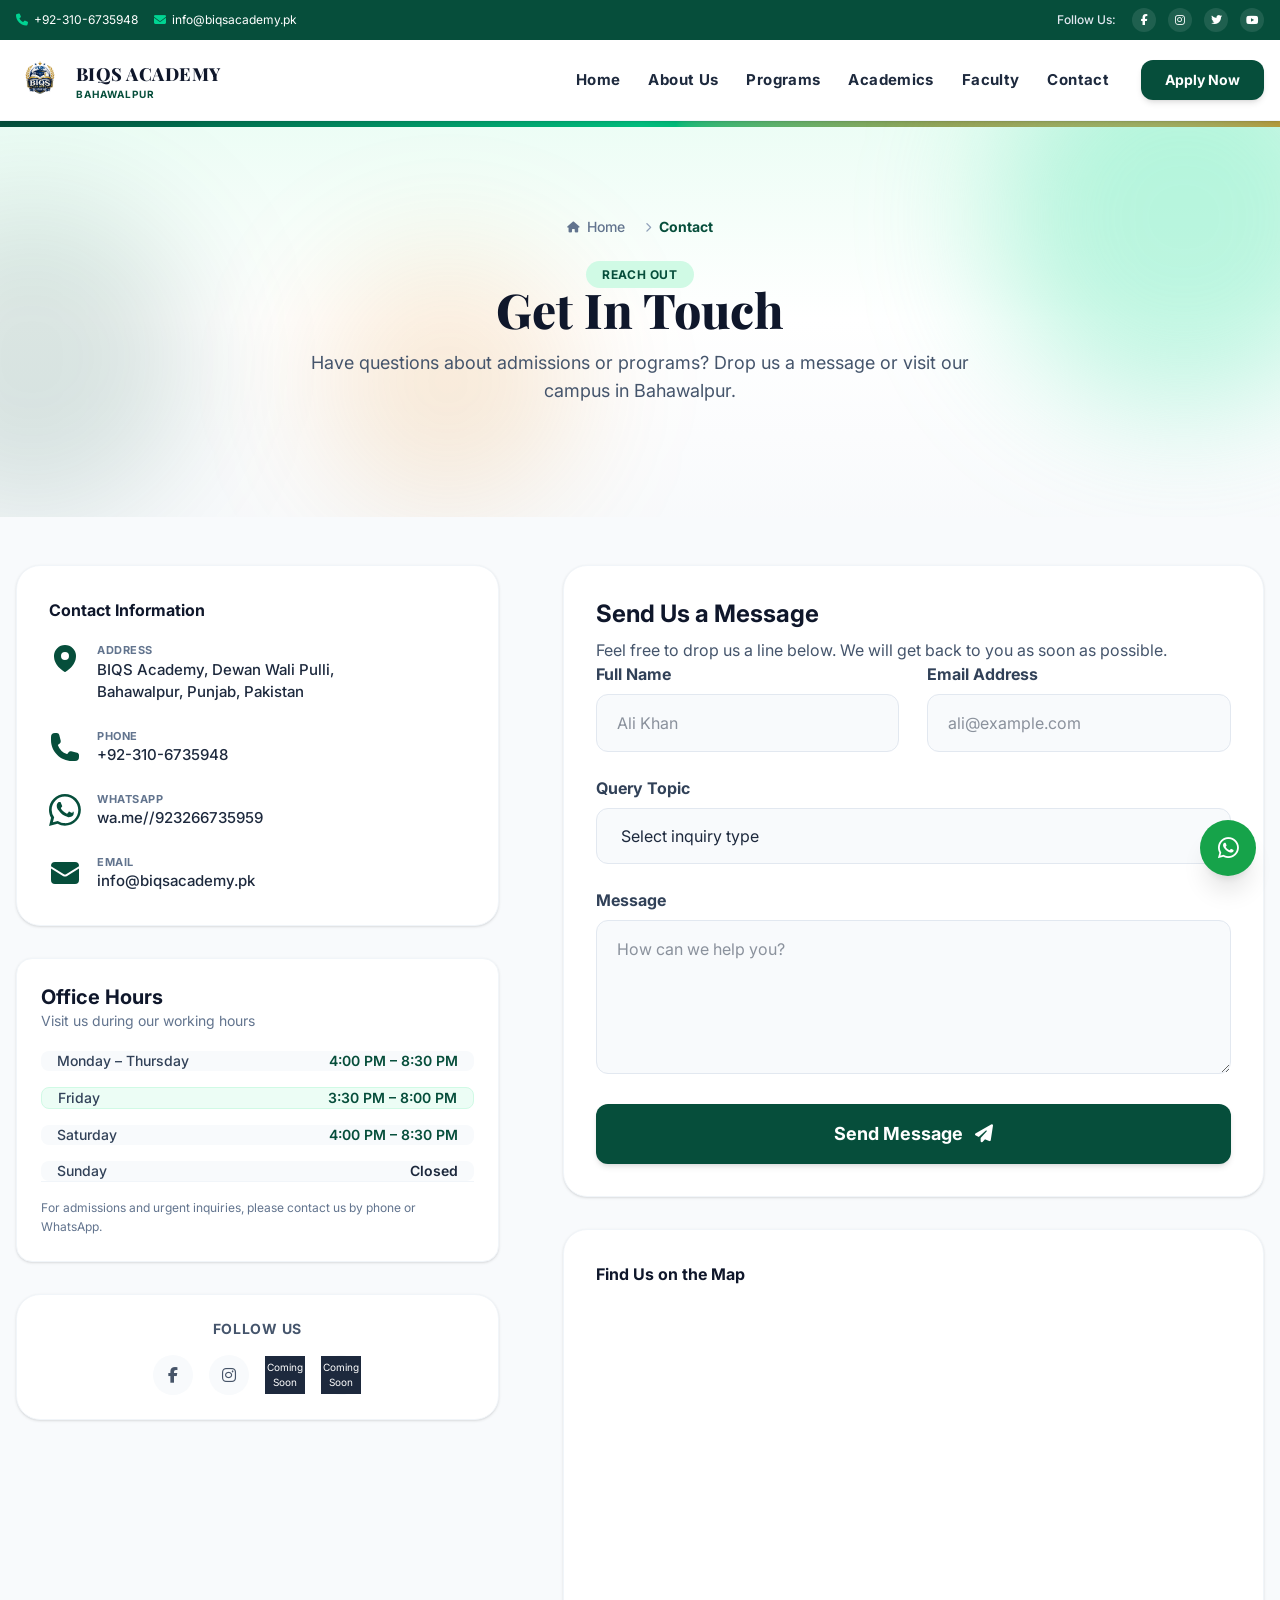
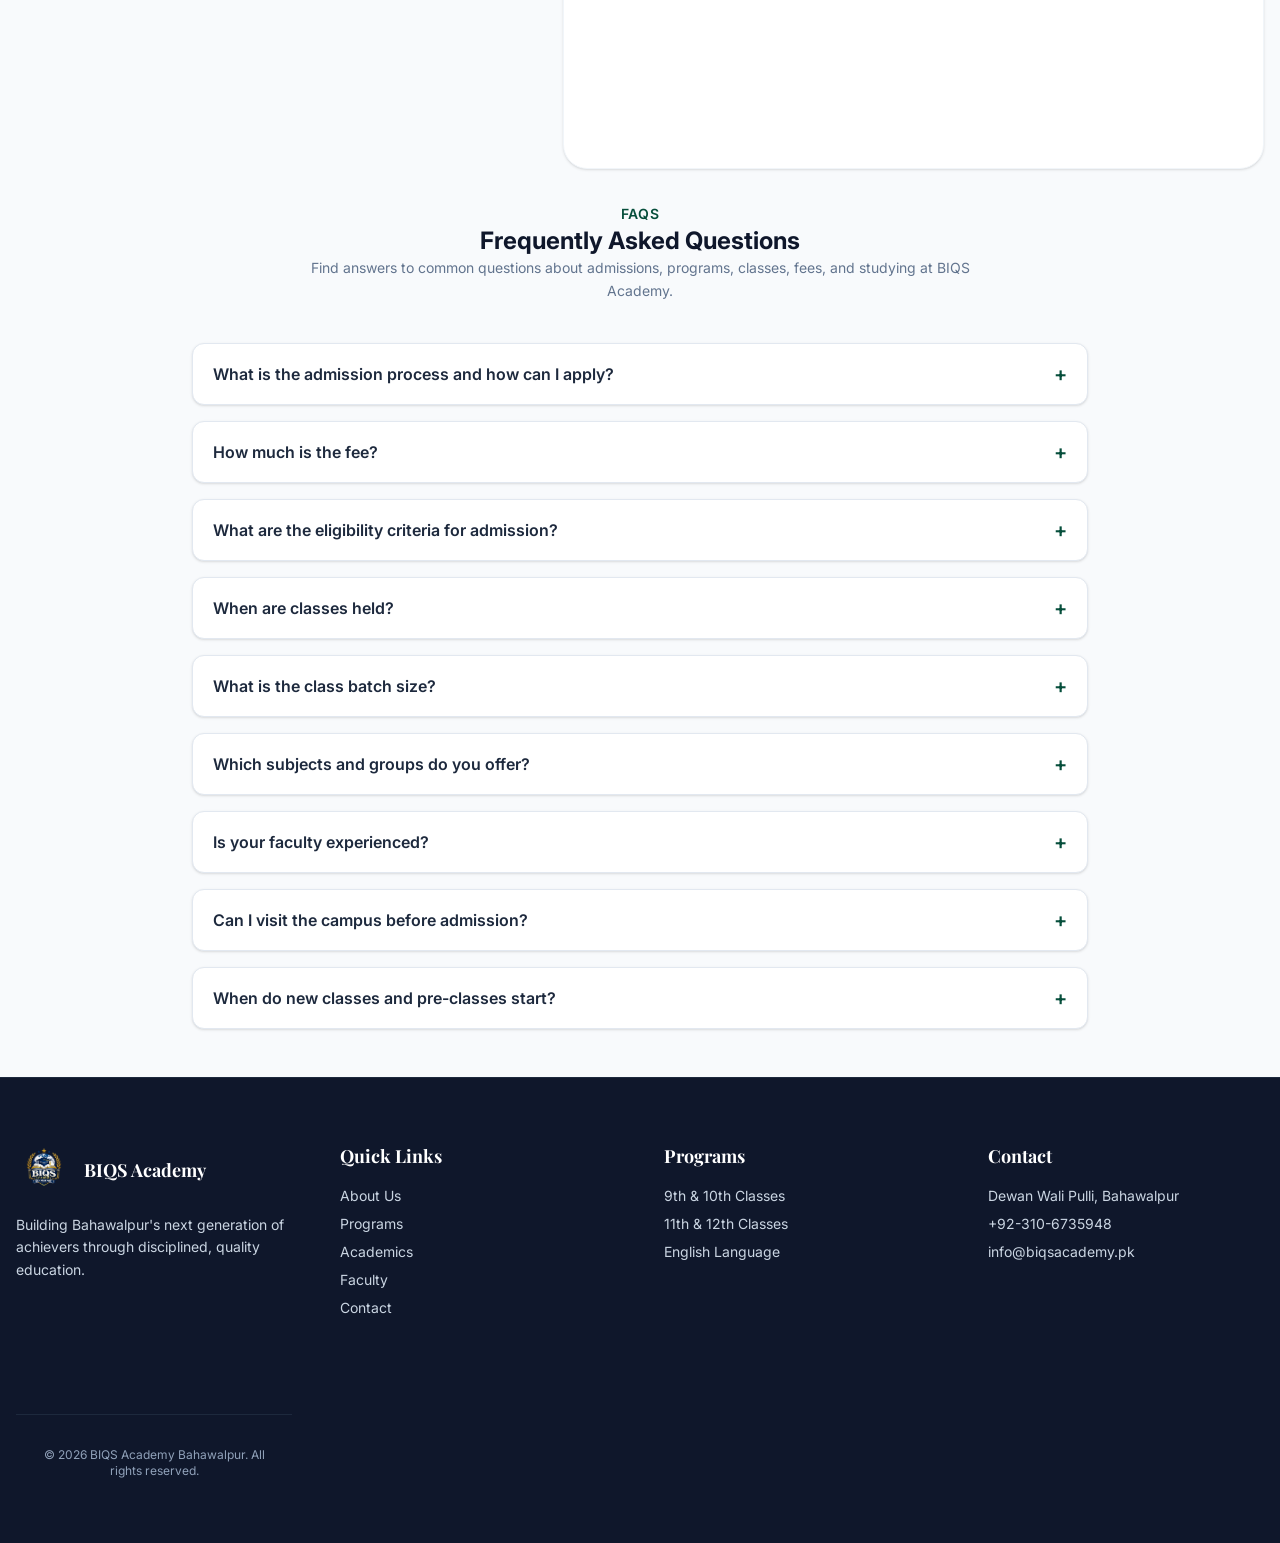
<file: contact.html>
<!DOCTYPE html>
<html lang="en" class="scroll-smooth">

<head>
    <meta charset="UTF-8">
    <meta name="viewport" content="width=device-width, initial-scale=1.0">

    <!-- Primary SEO Meta Tags -->
    <title>Contact Us | BIQS Academy Bahawalpur</title>
    <meta name="description"
        content="Contact BIQS Academy Bahawalpur for admissions. Call 062-2300121 or visit our campus today.">
    <link rel="canonical" href="https://biqs-academy-bahawalpur.vercel.app/contact.html">
    <link rel="icon" type="image/x-icon" href="/favicon.ico">
    <link rel="icon" type="image/png" sizes="16x16" href="/favicon-16x16.png">
    <link rel="icon" type="image/png" sizes="32x32" href="/favicon-32x32.png">
    <link rel="apple-touch-icon" sizes="180x180" href="/apple-touch-icon.png">
    <link rel="manifest" href="/site.webmanifest">
    <meta name="theme-color" content="#064e3b">

    <!-- Preconnect for Performance Optimization -->
    <link rel="preconnect" href="https://fonts.googleapis.com">
    <link rel="preconnect" href="https://fonts.gstatic.com" crossorigin>
    <link rel="preconnect" href="https://cdnjs.cloudflare.com">

    <!-- Fonts (CSP-safe: no inline event handlers) -->
    <link rel="stylesheet"
        href="https://fonts.googleapis.com/css2?family=Playfair+Display:wght@600;700;800&family=Inter:wght@400;500;600;700&display=swap">

    <!-- Font Awesome (CSP-safe: no inline event handlers) -->
    <link rel="stylesheet" href="https://cdnjs.cloudflare.com/ajax/libs/font-awesome/6.4.0/css/all.min.css">

    <!-- Open Graph / Facebook -->
    <meta property="og:type" content="website">
    <meta property="og:site_name" content="BIQS Academy Bahawalpur">
    <meta property="og:title" content="Contact Us | BIQS Academy Bahawalpur">
    <meta property="og:description"
        content="Contact BIQS Academy Bahawalpur for admissions. Call 062-2300121 or visit our campus today.">
    <meta property="og:url" content="https://biqs-academy-bahawalpur.vercel.app/contact.html">
    <meta property="og:image" content="https://biqs-academy-bahawalpur.vercel.app/assets/images/og-cover.jpg">
    <meta property="og:image:width" content="1200">
    <meta property="og:image:height" content="630">
    <meta property="og:image:alt" content="Contact BIQS Academy Bahawalpur">
    <meta property="og:locale" content="en_PK">

    <!-- Twitter Card -->
    <meta name="twitter:card" content="summary_large_image">
    <meta name="twitter:title" content="Contact Us | BIQS Academy Bahawalpur">
    <meta name="twitter:description"
        content="Contact BIQS Academy Bahawalpur for admissions. Call 062-2300121 or visit our campus today.">
    <meta name="twitter:image" content="https://biqs-academy-bahawalpur.vercel.app/assets/images/og-cover.jpg">

    <script type="application/ld+json">
    {
      "@context": "https://schema.org",
      "@type": "ContactPage",
      "name": "Contact BIQS Academy Bahawalpur",
      "description": "Contact BIQS Academy for admissions. Visit Dewan Wali Pulli, Bahawalpur or call 062-2300121.",
      "url": "https://biqs-academy-bahawalpur.vercel.app/contact.html",
      "mainEntity": {
        "@type": "EducationalOrganization",
        "name": "BIQS Academy",
        "address": {
          "@type": "PostalAddress",
          "streetAddress": "Dewan Wali Pulli",
          "addressLocality": "Bahawalpur",
          "addressRegion": "Punjab",
          "addressCountry": "PK"
        },
        "telephone": "+92-310-6735948",
        "email": "info@biqsacademy.pk",
        "openingHoursSpecification": [
          {
            "@type": "OpeningHoursSpecification",
            "dayOfWeek": [
              "Monday",
              "Tuesday",
              "Wednesday",
              "Thursday",
              "Saturday"
            ],
            "opens": "16:00",
            "closes": "20:30"
          },
          {
            "@type": "OpeningHoursSpecification",
            "dayOfWeek": "Friday",
            "opens": "15:30",
            "closes": "20:00"
          }
        ]
      }
    }
    </script>

    <link rel="stylesheet" href="assets/css/style.css">
</head>

<body class="bg-slate-50 text-slate-800 font-sans antialiased flex flex-col min-h-screen">

    <!-- ================= HEADER & UTILITY BAR ================= -->
    <header id="siteHeader"
        class="sticky top-0 z-50 bg-white/95 backdrop-blur-md shadow-sm border-b border-slate-100 transition-all duration-500">

        <!-- Top Utility Bar with Social Icons -->
        <div class="bg-[#064e3b] text-white text-xs py-2 px-4">
            <div class="max-w-7xl mx-auto flex flex-col sm:flex-row justify-between items-center gap-2">
                <div class="flex items-center gap-4">
                    <span class="flex items-center gap-1.5"><i class="fa-solid fa-phone text-emerald-400"></i>
                        +92-310-6735948</span>
                    <span class="hidden md:inline-flex items-center gap-1.5"><i
                            class="fa-solid fa-envelope text-emerald-400"></i> info@biqsacademy.pk</span>
                </div>
                <!-- Social Media Icons -->
                <div class="flex items-center gap-3">
                    <span class="text-slate-200 mr-1 font-medium">Follow Us:</span>
                    <a href="https://www.facebook.com/profile.php?id=61590600022047"
                        aria-label="Follow BIQS Academy on Facebook"
                        class="w-6 h-6 bg-white/10 hover:bg-white hover:text-[#064e3b] rounded-full flex items-center justify-center transition-all duration-300"><i
                            class="fa-brands fa-facebook-f text-[11px]"></i></a>
                    <a href="https://www.instagram.com/biqs_academy_bwp" aria-label="Follow BIQS Academy on Instagram"
                        class="w-6 h-6 bg-white/10 hover:bg-white hover:text-[#064e3b] rounded-full flex items-center justify-center transition-all duration-300"><i
                            class="fa-brands fa-instagram text-[11px]"></i></a>
                    <a href="#" aria-label="Follow BIQS Academy on X"
                        class="w-6 h-6 bg-white/10 hover:bg-white hover:text-[#064e3b] rounded-full flex items-center justify-center transition-all duration-300"><i
                            class="fa-brands fa-twitter text-[11px]"></i></a>
                    <a href="#" aria-label="Follow BIQS Academy on Youtube"
                        class="w-6 h-6 bg-white/10 hover:bg-white hover:text-[#064e3b] rounded-full flex items-center justify-center transition-all duration-300"><i
                            class="fa-brands fa-youtube text-[11px]"></i></a>
                </div>
            </div>
        </div>

        <!-- Main Navigation -->
        <div class="max-w-7xl mx-auto px-4 h-20 flex items-center justify-between">

            <!-- Left Group (Mobile: Hamburger + Logo) -->
            <div class="flex items-center gap-3">
                <!-- Mobile Menu Button (Left Side) -->
                <button id="menuBtn"
                    class="lg:hidden text-slate-800 text-2xl focus:outline-none p-1 hover:text-[#064e3b] transition-colors"
                    aria-label="Toggle Menu">
                    <i class="fa-solid fa-bars"></i>
                </button>
                <!-- Logo -->
                <a href="index.html" class="flex items-center gap-3 group">
                    <img src="assets/images/logo-emblem.png" alt="BIQS Academy Bahawalpur"
                        class="h-12 w-12 object-contain transition-transform duration-300 group-hover:scale-105">
                    <div class="leading-tight">
                        <span class="block font-serif font-extrabold text-lg text-slate-900 tracking-wide">BIQS
                            ACADEMY</span>
                        <span
                            class="block text-[10px] font-bold text-[#064e3b] tracking-widest uppercase">BAHAWALPUR</span>
                    </div>
                </a>
            </div>

            <!-- Desktop Nav (Right Aligned with Underline Hover Effect) -->
            <nav
                class="hidden lg:flex items-center ml-auto gap-7 font-bold text-slate-800 text-[15px] tracking-wide mr-8">
                <a href="index.html" class="relative group py-1 hover:text-[#064e3b] transition-colors duration-300">
                    Home
                    <span
                        class="absolute left-0 bottom-0 w-0 h-0.5 bg-[#064e3b] transition-all duration-300 ease-in-out group-hover:w-full"></span>
                </a>
                <a href="about.html" class="relative group py-1 hover:text-[#064e3b] transition-colors duration-300">
                    About Us
                    <span
                        class="absolute left-0 bottom-0 w-0 h-0.5 bg-[#064e3b] transition-all duration-300 ease-in-out group-hover:w-full"></span>
                </a>
                <a href="programs.html" class="relative group py-1 hover:text-[#064e3b] transition-colors duration-300">
                    Programs
                    <span
                        class="absolute left-0 bottom-0 w-0 h-0.5 bg-[#064e3b] transition-all duration-300 ease-in-out group-hover:w-full"></span>
                </a>
                <a href="academics.html"
                    class="relative group py-1 hover:text-[#064e3b] transition-colors duration-300">
                    Academics
                    <span
                        class="absolute left-0 bottom-0 w-0 h-0.5 bg-[#064e3b] transition-all duration-300 ease-in-out group-hover:w-full"></span>
                </a>
                <a href="faculty.html" class="relative group py-1 hover:text-[#064e3b] transition-colors duration-300">
                    Faculty
                    <span
                        class="absolute left-0 bottom-0 w-0 h-0.5 bg-[#064e3b] transition-all duration-300 ease-in-out group-hover:w-full"></span>
                </a>

                <a href="contact.html" class="relative group py-1 hover:text-[#064e3b] transition-colors duration-300">
                    Contact
                    <span
                        class="absolute left-0 bottom-0 w-0 h-0.5 bg-[#064e3b] transition-all duration-300 ease-in-out group-hover:w-full"></span>
                </a>
            </nav>

            <!-- CTA Button -->
            <div class="flex items-center">
                <a href="contact.html"
                    class="hidden sm:inline-block bg-[#064e3b] hover:bg-emerald-900 text-white px-6 py-2.5 rounded-xl text-sm font-bold shadow-md transition-all">Apply
                    Now</a>
            </div>
        </div>

        <!-- Mobile Menu Dropdown -->
        <div id="mobileMenu" class="hidden lg:hidden bg-white border-b border-slate-100 px-6 py-4 shadow-xl">
            <div class="py-2.5 border-b border-slate-50">
                <a href="index.html"
                    class="relative group inline-flex py-1 font-bold text-[15px] text-slate-800 hover:text-[#064e3b] transition-colors duration-300">
                    Home
                    <span
                        class="absolute left-0 bottom-0 w-0 h-0.5 bg-[#064e3b] transition-all duration-300 ease-in-out group-hover:w-full"></span>
                </a>
            </div>
            <div class="py-2.5 border-b border-slate-50">
                <a href="about.html"
                    class="relative group inline-flex py-1 font-bold text-[15px] text-slate-800 hover:text-[#064e3b] transition-colors duration-300">
                    About Us
                    <span
                        class="absolute left-0 bottom-0 w-0 h-0.5 bg-[#064e3b] transition-all duration-300 ease-in-out group-hover:w-full"></span>
                </a>
            </div>
            <div class="py-2.5 border-b border-slate-50">
                <a href="programs.html"
                    class="relative group inline-flex py-1 font-bold text-[15px] text-slate-800 hover:text-[#064e3b] transition-colors duration-300">
                    Programs
                    <span
                        class="absolute left-0 bottom-0 w-0 h-0.5 bg-[#064e3b] transition-all duration-300 ease-in-out group-hover:w-full"></span>
                </a>
            </div>
            <div class="py-2.5 border-b border-slate-50">
                <a href="academics.html"
                    class="relative group inline-flex py-1 font-bold text-[15px] text-slate-800 hover:text-[#064e3b] transition-colors duration-300">
                    Academics
                    <span
                        class="absolute left-0 bottom-0 w-0 h-0.5 bg-[#064e3b] transition-all duration-300 ease-in-out group-hover:w-full"></span>
                </a>
            </div>
            <div class="py-2.5 border-b border-slate-50">
                <a href="faculty.html"
                    class="relative group inline-flex py-1 font-bold text-[15px] text-slate-800 hover:text-[#064e3b] transition-colors duration-300">
                    Faculty
                    <span
                        class="absolute left-0 bottom-0 w-0 h-0.5 bg-[#064e3b] transition-all duration-300 ease-in-out group-hover:w-full"></span>
                </a>
            </div>
            <div class="py-2.5">
                <a href="contact.html"
                    class="relative group inline-flex py-1 font-bold text-[15px] text-slate-800 hover:text-[#064e3b] transition-colors duration-300">
                    Contact
                    <span
                        class="absolute left-0 bottom-0 w-0 h-0.5 bg-[#064e3b] transition-all duration-300 ease-in-out group-hover:w-full"></span>
                </a>
            </div>
            <div class="pt-4 sm:hidden">
                <a href="contact.html#send-message"
                    class="block w-full text-center bg-[#064e3b] hover:bg-emerald-900 text-white px-8 py-4 rounded-xl text-sm font-bold shadow-md transition-all">
                    Apply Now
                </a>
            </div>
        </div>
    </header>

    <!-- ================= PAGE HERO ================= -->
    <section
        class="relative bg-gradient-to-b from-emerald-50 via-white to-slate-50 pt-16 pb-20 lg:pt-24 lg:pb-28 overflow-hidden">

        <!-- Brand accent rule -->
        <div class="absolute top-0 left-0 w-full h-1.5 bg-gradient-to-r from-[#064e3b] via-emerald-500 to-accent">
        </div>

        <!-- Background Decorative Elements (Soft glowing blobs) -->
        <div class="absolute top-0 left-0 w-full h-full overflow-hidden z-0 pointer-events-none">
            <div class="absolute -top-24 -right-24 w-96 h-96 bg-emerald-300/40 rounded-full blur-3xl"></div>
            <div class="absolute bottom-0 left-[-10%] w-80 h-80 bg-[#064e3b]/15 rounded-full blur-3xl"></div>
            <div class="absolute top-1/3 left-1/4 w-64 h-64 bg-accent/15 rounded-full blur-3xl"></div>
        </div>

        <div class="max-w-7xl mx-auto px-4 relative z-10">

            <!-- Breadcrumbs Navigation -->
            <div class="flex justify-center mb-6">
                <nav class="flex text-sm font-medium text-slate-500" aria-label="Breadcrumb">
                    <ol class="inline-flex items-center space-x-1 md:space-x-3">
                        <li class="inline-flex items-center">
                            <a href="index.html"
                                class="inline-flex items-center hover:text-[#064e3b] transition-colors duration-300">
                                <i class="fa-solid fa-house mr-2 text-[11px]" aria-hidden="true"></i> Home
                            </a>
                        </li>
                        <li>
                            <div class="flex items-center">
                                <i class="fa-solid fa-chevron-right text-[10px] mx-2 text-slate-400"
                                    aria-hidden="true"></i>
                                <span class="text-[#064e3b] font-bold" aria-current="page">Contact</span>
                            </div>
                        </li>
                    </ol>
                </nav>
            </div>

            <div class="max-w-7xl mx-auto px-4 text-center space-y-4">
                <span
                    class="bg-emerald-100 text-primary px-4 py-1.5 rounded-full text-xs font-bold uppercase tracking-wider inline-block">Reach
                    Out</span>
                <h1 class="text-4xl sm:text-5xl font-serif font-extrabold text-slate-900">Get In Touch</h1>
                <p class="text-slate-600 max-w-2xl mx-auto text-lg">Have questions about admissions or programs?
                    Drop us a message or visit our campus in Bahawalpur.</p>
            </div>
    </section>

    <!-- ================= CONTACT PAGE CONTENT ================= -->
    <main class="flex-grow py-12">
        <div class="max-w-7xl mx-auto px-4">

            <div class="grid grid-cols-1 lg:grid-cols-12 gap-16">
                <!-- ================= LEFT COLUMN: INFO & SOCIALS ================= -->


                <div class="lg:col-span-5 space-y-8">

                    <!-- Contact Information Card -->
                    <div class="bg-white p-8 sm:p-10 rounded-3xl shadow-sm border border-slate-100">
                        <h2 class="text-[22px] font-bold text-slate-900 mb-5 font-sans">Contact Information</h2>

                        <div class="space-y-6">

                            <!-- Address  -->
                            <div class="flex items-start gap-4 group">
                                <div
                                    class="w-8 h-8 flex items-center justify-center flex-shrink-0 transition-transform group-hover:scale-105">
                                    <svg xmlns="http://www.w3.org/2000/svg" viewBox="0 0 24 24" fill="currentColor"
                                        class="w-3.5 h-3.5 text-[#064e3b]">
                                        <path fill-rule="evenodd"
                                            d="M11.54 22.351l.07.04.028.016a.76.76 0 00.723 0l.028-.015.071-.041a16.975 16.975 0 001.144-.742 19.58 19.58 0 002.683-2.282c1.944-1.99 3.963-4.98 3.963-8.827a8.25 8.25 0 00-16.5 0c0 3.846 2.02 6.837 3.963 8.827a19.58 19.58 0 002.682 2.282 16.975 16.975 0 001.145.742zM12 13.5a3 3 0 100-6 3 3 0 000 6z"
                                            clip-rule="evenodd" />
                                    </svg>
                                </div>
                                <div class="pt-0.5">
                                    <p class="text-[11px] font-bold text-slate-500 tracking-wider uppercase mb-0.5">
                                        Address
                                    </p>
                                    <p class="text-slate-800 font-medium text-[15px] leading-snug">
                                        BIQS Academy, Dewan Wali Pulli,<br>Bahawalpur, Punjab, Pakistan
                                    </p>
                                </div>
                            </div>

                            <!--  Phone  -->
                            <div class="flex items-center gap-4 group">
                                <div
                                    class="w-8 h-8 flex items-center justify-center flex-shrink-0 transition-transform group-hover:scale-105">
                                    <svg xmlns="http://www.w3.org/2000/svg" viewBox="0 0 24 24" fill="currentColor"
                                        class="w-3.5 h-3.5 text-[#064e3b]">
                                        <path fill-rule="evenodd"
                                            d="M1.5 4.5a3 3 0 013-3h1.372c.86 0 1.61.586 1.819 1.42l1.105 4.423a1.875 1.875 0 01-.694 1.955l-1.293.97c-.135.101-.164.249-.126.352a11.285 11.285 0 006.697 6.697c.103.038.25.009.352-.126l.97-1.293a1.875 1.875 0 011.955-.694l4.423 1.105c.834.209 1.42.959 1.42 1.82V19.5a3 3 0 01-3 3h-2.25C8.552 22.5 1.5 15.448 1.5 6.75V4.5z"
                                            clip-rule="evenodd" />
                                    </svg>
                                </div>
                                <div>
                                    <p class="text-[11px] font-bold text-slate-500 tracking-wider uppercase mb-0.5">
                                        Phone
                                    </p>
                                    <p class="text-slate-800 font-medium text-[15px]">+92-310-6735948</p>
                                </div>
                            </div>

                            <!--  WhatsApp  -->
                            <div class="flex items-center gap-4 group">
                                <div
                                    class="w-8 h-8 flex items-center justify-center flex-shrink-0 transition-transform group-hover:scale-105">
                                    <svg xmlns="http://www.w3.org/2000/svg" viewBox="0 0 24 24" fill="currentColor"
                                        class="w-3.5 h-3.5 text-[#064e3b]">
                                        <path
                                            d="M11.956 0C5.353 0 0 5.353 0 11.956c0 2.12.553 4.12 1.528 5.864L.044 24l6.33-1.66c1.677.905 3.593 1.417 5.582 1.417 6.602 0 11.955-5.353 11.955-11.956S18.558 0 11.956 0zm0 21.758c-1.782 0-3.486-.48-5-1.385l-.36-.214-3.712.973.99-3.62-.236-.376A9.927 9.927 0 0 1 2 11.956c0-5.513 4.486-9.998 9.956-9.998 5.514 0 10 4.485 10 9.998 0 5.514-4.486 10-10 10zm5.48-7.512c-.3-.15-1.776-.877-2.052-.977-.275-.1-.476-.15-.675.15-.2.3-.776.977-.952 1.176-.176.2-.35.226-.652.076-2.072-.975-3.592-2.78-4.143-3.73-.176-.3-.02-.462.13-.61.135-.136.302-.35.452-.525.15-.176.2-.3.3-.5.1-.2.05-.376-.025-.526-.075-.15-.675-1.626-.925-2.226-.24-.585-.487-.5-.675-.51-.176-.01-.376-.01-.576-.01-.2 0-.526.076-.802.376-.275.3-1.05 1.026-1.05 2.5 0 1.476 1.076 2.902 1.226 3.102.15.2 2.115 3.226 5.12 4.526 2.457 1.066 3.03.952 3.557.8 1.13-.326 2.375-.95 2.65-1.85.276-.9.276-1.676.196-1.85-.075-.175-.275-.275-.575-.425z" />
                                    </svg>
                                </div>
                                <div>
                                    <p class="text-[11px] font-bold text-slate-500 tracking-wider uppercase mb-0.5">
                                        WhatsApp
                                    </p>
                                    <p class="text-slate-800 font-medium text-[15px]">wa.me//923266735959</p>
                                </div>
                            </div>

                            <!--  Email  -->
                            <div class="flex items-center gap-4 group">
                                <div
                                    class="w-8 h-8 flex items-center justify-center flex-shrink-0 transition-transform group-hover:scale-105">
                                    <svg xmlns="http://www.w3.org/2000/svg" viewBox="0 0 24 24" fill="currentColor"
                                        class="w-3.5 h-3.5 text-[#064e3b]">
                                        <path
                                            d="M1.5 8.67v8.58a3 3 0 003 3h15a3 3 0 003-3V8.67l-8.928 5.493a3 3 0 01-3.144 0L1.5 8.67z" />
                                        <path
                                            d="M22.5 6.908V6.75a3 3 0 00-3-3h-15a3 3 0 00-3 3v.158l9.714 5.978a1.5 1.5 0 001.572 0L22.5 6.908z" />
                                    </svg>
                                </div>
                                <div>
                                    <p class="text-[11px] font-bold text-slate-500 tracking-wider uppercase mb-0.5">
                                        Email
                                    </p>
                                    <p class="text-slate-800 font-medium text-[15px]">info@biqsacademy.pk</p>
                                </div>
                            </div>

                        </div>

                    </div>
                    <!-- ================= OFFICE HOURS ================= -->
                    <section aria-labelledby="office-hours-heading"
                        class="bg-white p-6 sm:p-7 rounded-2xl border border-slate-100 shadow-sm">

                        <!-- Header -->
                        <header class="mb-5">
                            <h2 id="office-hours-heading" class="text-xl font-bold text-slate-900">
                                Office Hours
                            </h2>

                            <p class="text-sm text-slate-500 mt-1.5">
                                Visit us during our working hours
                            </p>
                        </header>

                        <!-- Working Hours -->
                        <ul class="space-y-4">

                            <!-- Monday - Thursday -->
                            <li class="flex items-center justify-between gap-6 px-4 py-3 bg-slate-50 rounded-lg">
                                <span class="text-sm font-medium text-slate-700">
                                    Monday – Thursday
                                </span>

                                <span class="text-sm font-semibold text-[#064e3b] whitespace-nowrap">
                                    <time datetime="16:00">4:00 PM</time>
                                    <span class="mx-1.5">–</span>
                                    <time datetime="20:30">8:30 PM</time>
                                </span>
                            </li>

                            <!-- Friday -->
                            <li
                                class="flex items-center justify-between gap-6 px-4 py-3 bg-emerald-50 rounded-lg border border-emerald-100">
                                <span class="text-sm font-medium text-slate-700">
                                    Friday
                                </span>

                                <span class="text-sm font-semibold text-[#064e3b] whitespace-nowrap">
                                    <time datetime="15:30">3:30 PM</time>
                                    <span class="mx-1.5">–</span>
                                    <time datetime="20:00">8:00 PM</time>
                                </span>
                            </li>

                            <!-- Saturday -->
                            <li class="flex items-center justify-between gap-6 px-4 py-3 bg-slate-50 rounded-lg">
                                <span class="text-sm font-medium text-slate-700">
                                    Saturday
                                </span>

                                <span class="text-sm font-semibold text-[#064e3b] whitespace-nowrap">
                                    <time datetime="16:00">4:00 PM</time>
                                    <span class="mx-1.5">–</span>
                                    <time datetime="20:30">8:30 PM</time>
                                </span>
                            </li>

                            <!-- Sunday -->
                            <li class="flex items-center justify-between gap-6 px-4 py-3 bg-slate-50 rounded-lg">
                                <span class="text-sm font-medium text-slate-700">
                                    Sunday
                                </span>

                                <span class="text-sm font-semibold text-red-600">
                                    Closed
                                </span>
                            </li>

                        </ul>

                        <!-- Additional Information -->
                        <p class="mt-5 pt-4 border-t border-slate-100 text-xs text-slate-500 leading-relaxed">
                            For admissions and urgent inquiries, please contact us by phone or WhatsApp.
                        </p>

                    </section>


                    <!-- Social Links -->
                    <div class="bg-white p-6 rounded-3xl shadow-sm border border-slate-100 text-center space-y-4">
                        <h3 class="text-sm font-bold text-slate-600 uppercase tracking-wider">Follow Us</h3>

                        <div class="flex items-center justify-center gap-4">

                            <!-- Facebook - Active -->
                            <a href="https://www.facebook.com/profile.php?id=61590600022047" target="_blank"
                                rel="noopener noreferrer" aria-label="Follow BIQS Academy on Facebook"
                                class="social-icon w-10 h-10 rounded-full flex items-center justify-center hover:scale-110 transition-transform">
                                <i class="fa-brands fa-facebook-f"></i>
                            </a>

                            <!-- Instagram - Active -->
                            <a href="https://www.instagram.com/biqs_academy_bwp" target="_blank"
                                rel="noopener noreferrer" aria-label="Follow BIQS Academy on Instagram"
                                class="social-icon w-10 h-10 rounded-full flex items-center justify-center hover:scale-110 transition-transform">
                                <i class="fa-brands fa-instagram"></i>
                            </a>

                            <!-- Twitter/X - Coming Soon -->
                            <span
                                class="social-icon w-10 h-10 rounded-full flex items-center justify-center opacity-40 cursor-not-allowed relative group"
                                title="Coming Soon" aria-label="Twitter coming soon">
                                <i class="fa-brands fa-x-twitter"></i>

                                <!-- Tooltip -->
                                <span
                                    class="absolute -bottom-8 left-1/2 -translate-x-1/2 bg-slate-800 text-white text-[10px] px-2 py-1 rounded opacity-0 group-hover:opacity-100 transition-opacity whitespace-nowrap pointer-events-none z-10">
                                    Coming Soon
                                </span>
                            </span>

                            <!-- YouTube - Coming Soon -->
                            <span
                                class="social-icon w-10 h-10 rounded-full flex items-center justify-center opacity-40 cursor-not-allowed relative group"
                                title="Coming Soon" aria-label="YouTube coming soon">
                                <i class="fa-brands fa-youtube"></i>

                                <!-- Tooltip -->
                                <span
                                    class="absolute -bottom-8 left-1/2 -translate-x-1/2 bg-slate-800 text-white text-[10px] px-2 py-1 rounded opacity-0 group-hover:opacity-100 transition-opacity whitespace-nowrap pointer-events-none z-10">
                                    Coming Soon
                                </span>
                            </span>

                        </div>
                    </div>
                </div>

                <!-- ================= RIGHT COLUMN: FORM & MAP ================= -->
                <div class="lg:col-span-7 space-y-8">

                    <!-- Send Message Form -->
                    <div id="send-message"
                        class="bg-white p-8 sm:p-10 rounded-3xl shadow-sm border border-slate-100 scroll-mt-32">
                        <h2 class="text-2xl font-bold text-slate-900 mb-2 font-sans">Send Us a Message</h2>
                        <p class="text-slate-600 text-base mb-8">Feel free to drop us a line below. We will get back
                            to you as soon as possible.</p>

                        <form id="contactForm" class="space-y-6">
                            <div class="grid grid-cols-1 md:grid-cols-2 gap-7">
                                <div class="space-y-2">
                                    <label for="name" class="block text-base font-bold text-slate-700">Full
                                        Name</label>
                                    <input type="text" id="name" name="name" placeholder="Ali Khan"
                                        class="w-full bg-slate-50 border border-slate-200 rounded-xl px-5 py-4 text-slate-800 text-base focus:outline-none focus:ring-2 focus:ring-[#064e3b]/30 focus:border-[#064e3b] transition-all"
                                        required>
                                </div>
                                <div class="space-y-2">
                                    <label for="email" class="block text-base font-bold text-slate-700">Email
                                        Address</label>
                                    <input type="email" id="email" name="email" placeholder="ali@example.com"
                                        class="w-full bg-slate-50 border border-slate-200 rounded-xl px-5 py-4 text-slate-800 text-base focus:outline-none focus:ring-2 focus:ring-[#064e3b]/30 focus:border-[#064e3b] transition-all"
                                        required>
                                </div>
                            </div>

                            <div class="space-y-2">
                                <label for="subject" class="block text-base font-bold text-slate-700">Query
                                    Topic</label>
                            <select id="subject" name="subject" required
                                class="w-full bg-slate-50 border border-slate-200 rounded-xl px-5 py-4 text-slate-800 text-base focus:outline-none focus:ring-2 focus:ring-[#064e3b]/30 focus:border-[#064e3b] transition-all">
                                <option value="" disabled selected>Select inquiry type</option>
                                <option value="Admission Inquiry">Admission Inquiry</option>
                                <option value="Academic Programs">Academic Programs</option>
                                <option value="Faculty Information">Faculty Information</option>
                                <option value="Fee Details">Fee Details</option>
                                <option value="General Information">General Information</option>
                                <option value="Campus Visit">Campus Visit</option>
                            </select>
                            </div>

                            <div class="space-y-2">
                                <label for="message" class="block text-base font-bold text-slate-700">Message</label>
                                <textarea id="message" name="message" rows="5" placeholder="How can we help you?"
                                    class="w-full bg-slate-50 border border-slate-200 rounded-xl px-5 py-4 text-slate-800 text-base focus:outline-none focus:ring-2 focus:ring-[#064e3b]/30 focus:border-[#064e3b] transition-all resize-none"
                                    required></textarea>
                            </div>
                            <button type="submit"
                                class="w-full bg-[#064e3b] hover:bg-emerald-900 text-white font-bold py-4 px-6 rounded-xl text-lg shadow-md hover:shadow-lg transition-all duration-300 flex items-center justify-center gap-3 group">
                                <span>Send Message</span>
                                <i class="fa-solid fa-paper-plane group-hover:translate-x-2 group-hover:-translate-y-1 transition-transform"
                                    aria-hidden="true"></i>
                            </button>
                        </form>
                    </div>

                    <!-- Google Map -->
                    <section aria-labelledby="map-heading"
                        class="bg-white p-6 sm:p-8 rounded-3xl shadow-sm border border-slate-100">

                        <header class="mb-8">
                            <h2 id="map-heading" class="text-[22px] font-bold text-slate-900 font-sans">
                                Find Us on the Map
                            </h2>
                        </header>

                        <div class="rounded-2xl overflow-hidden h-[500px]">
                            <iframe
                                src="https://www.google.com/maps/embed?pb=!1m18!1m12!1m3!1d6743.852339030915!2d71.70091147049641!3d29.404864103530794!2m3!1f0!2f0!3f0!3m2!1i1024!2i768!4f13.1!3m3!1m2!1s0x393b90921799bc35%3A0x88487fe4945cead!2sCP42%2B5JV%20pul%20dewan%2C%20Jail%20Rd%2C%20Disposal%20Allama%20Iqbal%20Town%2C%20Bahawalpur%2C%20Pakistan!5e1!3m2!1sen!2sus!4v1790097561910!5m2!1sen!2sus"
                                title="BIQS Academy Bahawalpur location on Google Maps" width="600" height="450"
                                style="border:0;" allowfullscreen="" loading="lazy"
                                referrerpolicy="strict-origin-when-cross-origin">
                            </iframe>
                        </div>

                    </section>
                </div>

            </div>

            <!-- ================= FAQ SECTION ================= -->
            <section aria-labelledby="faq-heading" class="mt-32 pt-8">
                <div class="max-w-4xl mx-auto">

                    <!-- Section Header -->
                    <header class="text-center mb-10">
                        <span class="text-sm font-semibold uppercase tracking-wider text-[#064e3b]">FAQs</span>
                        <h2 id="faq-heading" class="mt-2 text-2xl sm:text-3xl font-bold text-slate-900">
                            Frequently Asked Questions
                        </h2>
                        <p class="mt-3 text-sm sm:text-base text-slate-500 max-w-2xl mx-auto leading-relaxed">
                            Find answers to common questions about admissions, programs,
                            classes, fees, and studying at BIQS Academy.
                        </p>
                    </header>

                    <!-- FAQ List -->
                    <div class="space-y-4" id="faqList">

                        <!-- FAQ 1 -->
                        <div class="faq-item bg-white border border-slate-200 rounded-xl shadow-sm">
                            <button type="button"
                                class="faq-toggle w-full flex items-center justify-between gap-6 px-5 py-4 font-semibold text-slate-800 text-left"
                                aria-expanded="false">
                                <span>What is the admission process and how can I apply?</span>
                                <span class="flex-shrink-0 text-[#064e3b] text-xl leading-none w-5 text-center">
                                    <span class="faq-icon">+</span>
                                </span>
                            </button>
                            <div class="faq-panel hidden px-5 pb-5">
                                <p class="text-sm text-slate-700 leading-relaxed">
                                    The admission process is simple. You can visit our campus
                                    or use the <strong>Apply Now</strong> button to contact us.
                                    Our team will check your eligibility and guide you through
                                    the enrollment process.
                                </p>
                            </div>
                        </div>

                        <!-- FAQ 2 -->
                        <div class="faq-item bg-white border border-slate-200 rounded-xl shadow-sm">
                            <button type="button"
                                class="faq-toggle w-full flex items-center justify-between gap-6 px-5 py-4 font-semibold text-slate-800 text-left"
                                aria-expanded="false">
                                <span>How much is the fee?</span>
                                <span class="flex-shrink-0 text-[#064e3b] text-xl leading-none w-5 text-center">
                                    <span class="faq-icon">+</span>
                                </span>
                            </button>
                            <div class="faq-panel hidden px-5 pb-5">
                                <p class="text-sm text-slate-700 leading-relaxed">
                                    The fee structure varies depending on the program and class.
                                    For exact details, please call us at
                                    <a href="tel:+92-310-6735948"
                                        class="font-semibold text-[#064e3b] hover:underline">+92-310-6735948</a>
                                    or contact us on
                                    <a href="https://wa.me/923266735959?text=Hi%2C%20I%27d%20like%20more%20information%20about%20BIQS%20Academy"
                                        target="_blank" rel="noopener"
                                        class="font-semibold text-[#064e3b] hover:underline">WhatsApp</a>.
                                    Our team will provide you with the complete fee breakdown.
                                </p>
                            </div>
                        </div>

                        <!-- FAQ 3 -->
                        <div class="faq-item bg-white border border-slate-200 rounded-xl shadow-sm">
                            <button type="button"
                                class="faq-toggle w-full flex items-center justify-between gap-6 px-5 py-4 font-semibold text-slate-800 text-left"
                                aria-expanded="false">
                                <span>What are the eligibility criteria for admission?</span>
                                <span class="flex-shrink-0 text-[#064e3b] text-xl leading-none w-5 text-center">
                                    <span class="faq-icon">+</span>
                                </span>
                            </button>
                            <div class="faq-panel hidden px-5 pb-5">
                                <p class="text-sm text-slate-700 leading-relaxed">
                                    Each program has its own eligibility criteria. For example,
                                    admission to 9th Science requires completion of 8th grade
                                    with 50% or above marks in Science. Complete eligibility
                                    details are available on our
                                    <a href="programs.html"
                                        class="font-semibold text-[#064e3b] hover:underline">Programs page</a>.
                                </p>
                            </div>
                        </div>

                        <!-- FAQ 4 -->
                        <div class="faq-item bg-white border border-slate-200 rounded-xl shadow-sm">
                            <button type="button"
                                class="faq-toggle w-full flex items-center justify-between gap-6 px-5 py-4 font-semibold text-slate-800 text-left"
                                aria-expanded="false">
                                <span>When are classes held?</span>
                                <span class="flex-shrink-0 text-[#064e3b] text-xl leading-none w-5 text-center">
                                    <span class="faq-icon">+</span>
                                </span>
                            </button>
                            <div class="faq-panel hidden px-5 pb-5">
                                <p class="text-sm text-slate-700 leading-relaxed">
                                    Regular classes are generally held from Monday to Saturday
                                    during the afternoon and evening. Class timings may vary
                                    depending on the program and batch. Please contact us for
                                    the current schedule.
                                </p>
                            </div>
                        </div>

                        <!-- FAQ 5 -->
                        <div class="faq-item bg-white border border-slate-200 rounded-xl shadow-sm">
                            <button type="button"
                                class="faq-toggle w-full flex items-center justify-between gap-6 px-5 py-4 font-semibold text-slate-800 text-left"
                                aria-expanded="false">
                                <span>What is the class batch size?</span>
                                <span class="flex-shrink-0 text-[#064e3b] text-xl leading-none w-5 text-center">
                                    <span class="faq-icon">+</span>
                                </span>
                            </button>
                            <div class="faq-panel hidden px-5 pb-5">
                                <p class="text-sm text-slate-700 leading-relaxed">
                                    We maintain small class batches to provide students with
                                    more individual attention and create a focused learning
                                    environment.
                                </p>
                            </div>
                        </div>

                        <!-- FAQ 6 -->
                        <div class="faq-item bg-white border border-slate-200 rounded-xl shadow-sm">
                            <button type="button"
                                class="faq-toggle w-full flex items-center justify-between gap-6 px-5 py-4 font-semibold text-slate-800 text-left"
                                aria-expanded="false">
                                <span>Which subjects and groups do you offer?</span>
                                <span class="flex-shrink-0 text-[#064e3b] text-xl leading-none w-5 text-center">
                                    <span class="faq-icon">+</span>
                                </span>
                            </button>
                            <div class="faq-panel hidden px-5 pb-5">
                                <p class="text-sm text-slate-700 leading-relaxed">
                                    For Matric, we offer Science, Computer, and Arts groups.
                                    At Intermediate level, we offer Pre-Medical, Pre-Engineering,
                                    ICS, and FA. We also offer a dedicated English Language course.
                                </p>
                            </div>
                        </div>

                        <!-- FAQ 7 -->
                        <div class="faq-item bg-white border border-slate-200 rounded-xl shadow-sm">
                            <button type="button"
                                class="faq-toggle w-full flex items-center justify-between gap-6 px-5 py-4 font-semibold text-slate-800 text-left"
                                aria-expanded="false">
                                <span>Is your faculty experienced?</span>
                                <span class="flex-shrink-0 text-[#064e3b] text-xl leading-none w-5 text-center">
                                    <span class="faq-icon">+</span>
                                </span>
                            </button>
                            <div class="faq-panel hidden px-5 pb-5">
                                <p class="text-sm text-slate-700 leading-relaxed">
                                    Yes. Our faculty includes subject specialists with several
                                    years of teaching experience, supporting students at Matric
                                    and FSc/ICS levels.
                                </p>
                            </div>
                        </div>

                        <!-- FAQ 8 -->
                        <div class="faq-item bg-white border border-slate-200 rounded-xl shadow-sm">
                            <button type="button"
                                class="faq-toggle w-full flex items-center justify-between gap-6 px-5 py-4 font-semibold text-slate-800 text-left"
                                aria-expanded="false">
                                <span>Can I visit the campus before admission?</span>
                                <span class="flex-shrink-0 text-[#064e3b] text-xl leading-none w-5 text-center">
                                    <span class="faq-icon">+</span>
                                </span>
                            </button>
                            <div class="faq-panel hidden px-5 pb-5">
                                <p class="text-sm text-slate-700 leading-relaxed">
                                    Absolutely. We encourage students and parents to visit our
                                    campus, explore the facilities, and speak with our team
                                    before making an admission decision. Please contact us to
                                    arrange a visit.
                                </p>
                            </div>
                        </div>

                        <!-- FAQ 9 -->
                        <div class="faq-item bg-white border border-slate-200 rounded-xl shadow-sm">
                            <button type="button"
                                class="faq-toggle w-full flex items-center justify-between gap-6 px-5 py-4 font-semibold text-slate-800 text-left"
                                aria-expanded="false">
                                <span>When do new classes and pre-classes start?</span>
                                <span class="flex-shrink-0 text-[#064e3b] text-xl leading-none w-5 text-center">
                                    <span class="faq-icon">+</span>
                                </span>
                            </button>
                            <div class="faq-panel hidden px-5 pb-5">
                                <p class="text-sm text-slate-700 leading-relaxed">
                                    Pre-classes generally begin after the completion of the
                                    previous class's annual examinations. For example, 9th-grade
                                    pre-classes begin after 8th-grade exams, 10th-grade classes
                                    begin after 9th-grade exams, and 11th-grade pre-classes begin
                                    after 10th-grade exams. Exact starting dates may vary, so
                                    please contact us for the latest schedule.
                                </p>
                            </div>
                        </div>

                    </div>
                </div>
            </section>

    </main>
    <!-- ================= FOOTER ================= -->
    <footer class="bg-slate-900 text-slate-300 py-16 border-t border-slate-800">
        <div class="max-w-7xl mx-auto px-4 grid grid-cols-1 md:grid-cols-2 lg:grid-cols-4 gap-12">
            <div class="space-y-4">
                <div class="flex items-center gap-3">
                    <img src="assets/images/logo-emblem.png" alt="BIQS Academy Bahawalpur"
                        class="h-14 w-14 object-contain">
                    <h3 class="text-white font-serif font-bold text-lg">BIQS Academy</h3>
                </div>
                <p class="text-sm leading-relaxed">Building Bahawalpur's next generation of achievers through
                    disciplined, quality education.</p>
            </div>
            <div class="space-y-4">
                <h3 class="text-white font-serif font-bold text-lg">Quick Links</h3>
                <ul class="space-y-2 text-sm">
                    <li><a href="about.html" class="hover:text-white transition-colors">About Us</a></li>
                    <li><a href="programs.html" class="hover:text-white transition-colors">Programs</a></li>
                    <li><a href="academics.html" class="hover:text-white transition-colors">Academics</a></li>
                    <li><a href="faculty.html" class="hover:text-white transition-colors">Faculty</a></li>
                    <li><a href="contact.html" class="hover:text-white transition-colors">Contact</a></li>
                </ul>
            </div>
            <div class="space-y-4">
                <h3 class="text-white font-serif font-bold text-lg">Programs</h3>
                <ul class="space-y-2 text-sm">
                    <li><a href="programs.html#matric-part1" class="hover:text-white transition-colors">9th & 10th
                            Classes</a></li>
                    <li><a href="programs.html#intermediate-part2" class="hover:text-white transition-colors">11th &
                            12th
                            Classes</a></li>
                    <li><a href="programs.html#english-language" class="hover:text-white transition-colors">English
                            Language</a>
                    </li>
                </ul>
            </div>
            <div class="space-y-4">
                <h3 class="text-white font-serif font-bold text-lg">Contact</h3>
                <ul class="space-y-2 text-sm">
                    <li> <a href="https://maps.google.com/?q=Dewan+Wali+Pulli%2C+Bahawalpur" target="_blank"
                            class="hover:text-white">Dewan
                            Wali Pulli, Bahawalpur</a></li>
                    <li><a href="tel:+92-310-6735948" class="hover:text-white">+92-310-6735948</a></li>
                    <li><a href="mailto:info@biqsacademy.pk" class="hover:text-white">info@biqsacademy.pk</a></li>
                </ul>
            </div>
            <div class="max-w-7xl mx-auto px-4 mt-12 pt-8 border-t border-slate-800 text-center text-xs text-slate-400">
                &copy; 2026 BIQS Academy Bahawalpur. All rights reserved.
            </div>
    </footer>

    <!-- Floating WhatsApp Button -->
    <a class="fixed bottom-6 right-6 z-50 bg-whatsapp text-white w-14 h-14 rounded-full flex items-center justify-center text-2xl shadow-xl hover:scale-110 transition-transform"
        href="https://wa.me/923266735959?text=Hi%2C%20I%27d%20like%20more%20information%20about%20BIQS%20Academy"
        target="_blank" rel="noopener" aria-label="Chat on WhatsApp">
        <i class="fa-brands fa-whatsapp"></i>
    </a>

    <script src="assets/js/main.js"></script>
</body>

</html>
</file>
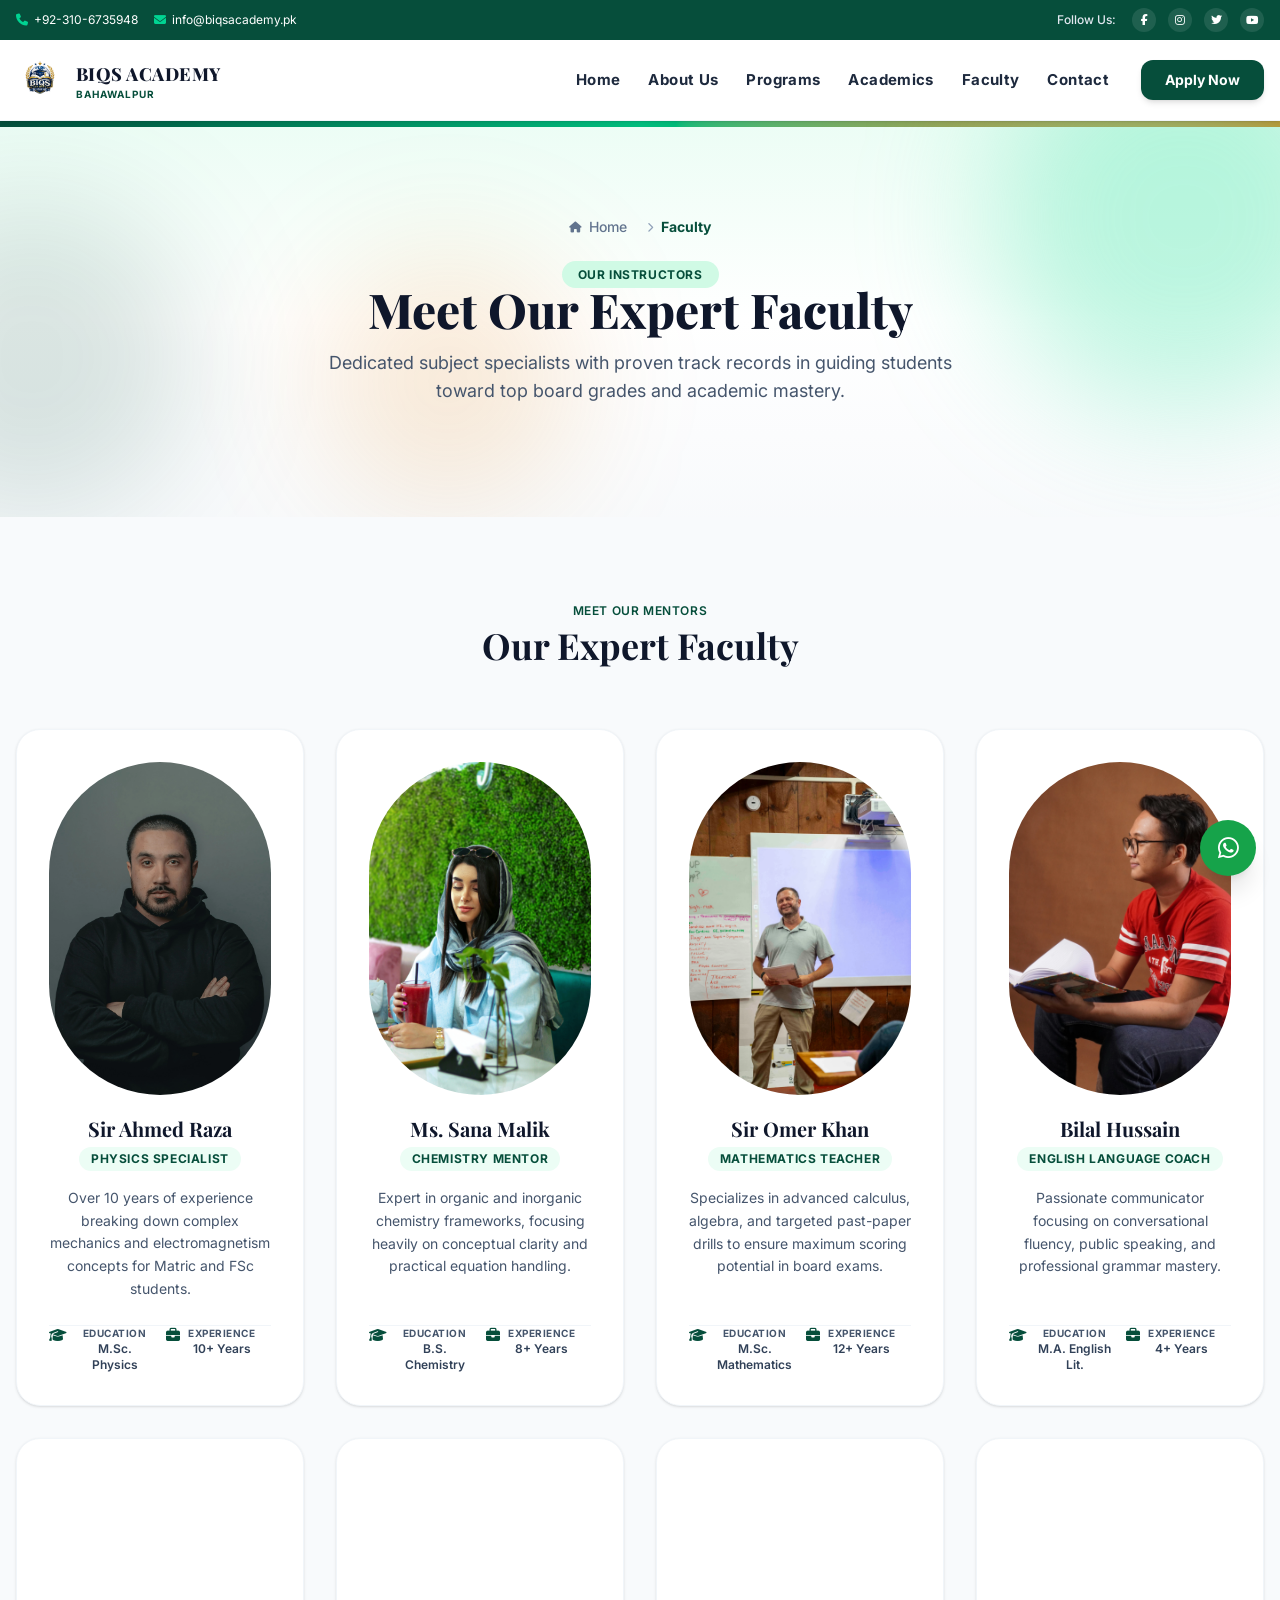
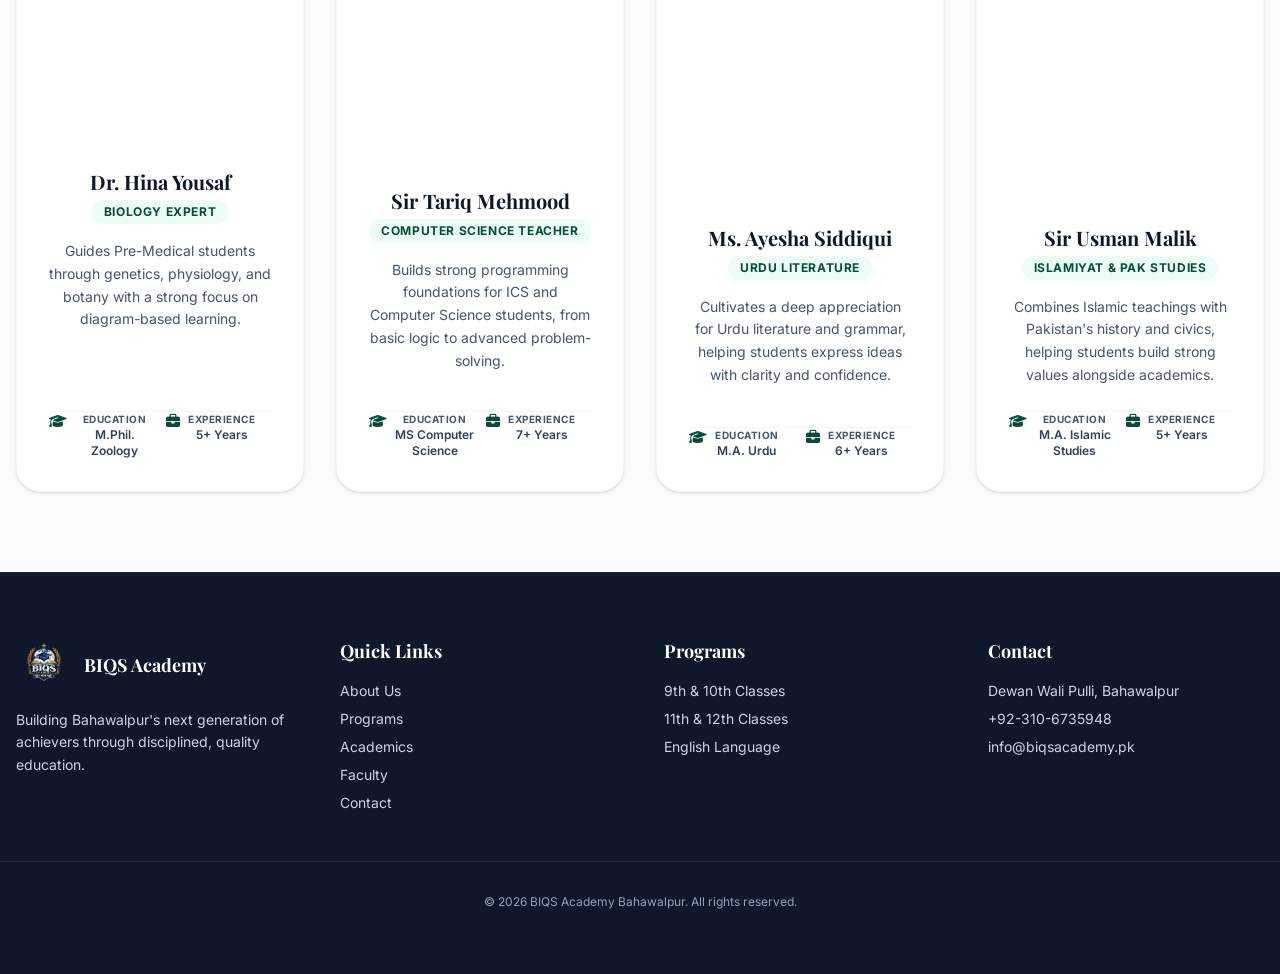
<file: faculty.html>
<!DOCTYPE html>
<html lang="en" class="scroll-smooth">

<head>
    <meta charset="UTF-8">
    <meta name="viewport" content="width=device-width, initial-scale=1.0">

    <!-- Primary SEO Meta Tags -->
    <title>Expert Faculty & Mentors | BIQS Academy Bahawalpur</title>
    <meta name="description"
        content="Meet the experienced subject specialists and faculty members at BIQS Academy Bahawalpur guiding students from 9th to 12th class and English language.">
    <link rel="canonical" href="https://biqs-academy-bahawalpur.vercel.app/faculty.html">
    <link rel="icon" type="image/x-icon" href="/favicon.ico">
    <link rel="icon" type="image/png" sizes="16x16" href="/favicon-16x16.png">
    <link rel="icon" type="image/png" sizes="32x32" href="/favicon-32x32.png">
    <link rel="apple-touch-icon" sizes="180x180" href="/apple-touch-icon.png">
    <link rel="manifest" href="/site.webmanifest">
    <meta name="theme-color" content="#064e3b">

    <!-- Preconnect for Performance Optimization -->
    <link rel="preconnect" href="https://fonts.googleapis.com">
    <link rel="preconnect" href="https://fonts.gstatic.com" crossorigin>
    <link rel="preconnect" href="https://cdnjs.cloudflare.com">

    <!-- Fonts (CSP-safe: no inline event handlers) -->
    <link rel="stylesheet"
        href="https://fonts.googleapis.com/css2?family=Playfair+Display:wght@600;700;800&family=Inter:wght@400;500;600;700&display=swap">

    <!-- Font Awesome (CSP-safe: no inline event handlers) -->
    <link rel="stylesheet" href="https://cdnjs.cloudflare.com/ajax/libs/font-awesome/6.4.0/css/all.min.css">

    <!-- Open Graph / Facebook -->
    <meta property="og:type" content="website">
    <meta property="og:site_name" content="BIQS Academy Bahawalpur">
    <meta property="og:title" content="Expert Faculty & Mentors | BIQS Academy Bahawalpur">
    <meta property="og:description"
        content="Meet the experienced subject specialists and faculty members at BIQS Academy Bahawalpur guiding students from 9th to 12th class and English language.">
    <meta property="og:url" content="https://biqs-academy-bahawalpur.vercel.app/faculty.html">
    <meta property="og:image" content="https://biqs-academy-bahawalpur.vercel.app/assets/images/og-cover.jpg">
    <meta property="og:image:width" content="1200">
    <meta property="og:image:height" content="630">
    <meta property="og:image:alt" content="BIQS Academy Bahawalpur faculty">
    <meta property="og:locale" content="en_PK">

    <!-- Twitter Card -->
    <meta name="twitter:card" content="summary_large_image">
    <meta name="twitter:title" content="Expert Faculty & Mentors | BIQS Academy Bahawalpur">
    <meta name="twitter:description"
        content="Meet the experienced subject specialists and faculty members at BIQS Academy Bahawalpur.">
    <meta name="twitter:image" content="https://biqs-academy-bahawalpur.vercel.app/assets/images/og-cover.jpg">

    <script type="application/ld+json">
        {
          "@context": "https://schema.org",
          "@graph": [
            {
              "@type": "CollectionPage",
              "@id": "https://biqs-academy-bahawalpur.vercel.app/faculty.html#webpage",
              "url": "https://biqs-academy-bahawalpur.vercel.app/faculty.html",
              "name": "Expert Faculty & Mentors | BIQS Academy Bahawalpur",
              "description": "Meet the experienced subject specialists and faculty members at BIQS Academy Bahawalpur guiding students from 9th to 12th class and English language.",
              "inLanguage": "en",
              "isPartOf": {
                "@id": "https://biqs-academy-bahawalpur.vercel.app/#organization"
              },
              "about": {
                "@id": "https://biqs-academy-bahawalpur.vercel.app/#organization"
              }
            },
            {
              "@type": "EducationalOrganization",
              "@id": "https://biqs-academy-bahawalpur.vercel.app/#organization",
              "name": "BIQS Academy Bahawalpur",
              "alternateName": "BIQS Academy",
              "url": "https://biqs-academy-bahawalpur.vercel.app/",
              "logo": "https://biqs-academy-bahawalpur.vercel.app/assets/images/biqs-academy-logo.png",
              "telephone": "+92-310-6735948",
              "email": "info@biqsacademy.pk",
              "address": {
                "@type": "PostalAddress",
                "streetAddress": "Dewan Wali Pulli",
                "addressLocality": "Bahawalpur",
                "addressRegion": "Punjab",
                "postalCode": "63100",
                "addressCountry": "PK"
              },
              "sameAs": [
                "https://www.facebook.com/profile.php?id=61590600022047",
                "https://www.instagram.com/biqs_academy_bwp"
              ],
              "employee": [
                {
                  "@type": "Person",
                  "name": "Sir Ahmed Raza",
                  "jobTitle": "Physics Specialist",
                  "description": "Over 10 years of experience breaking down complex mechanics and electromagnetism concepts for Matric and FSc students. Qualification: M.Sc. Physics. Experience: 10+ years.",
                  "image": "https://biqs-academy-bahawalpur.vercel.app/assets/images/faculty/ahmed-raza.webp",
                  "knowsAbout": [
                    "Physics"
                  ],
                  "worksFor": {
                    "@id": "https://biqs-academy-bahawalpur.vercel.app/#organization"
                  }
                },
                {
                  "@type": "Person",
                  "name": "Ms. Sana Malik",
                  "jobTitle": "Chemistry Mentor",
                  "description": "Expert in organic and inorganic chemistry frameworks, focusing on conceptual clarity and practical equation handling. Qualification: B.S. Chemistry. Experience: 8+ years.",
                  "image": "https://biqs-academy-bahawalpur.vercel.app/assets/images/faculty/sana-malik.webp",
                  "knowsAbout": [
                    "Chemistry"
                  ],
                  "worksFor": {
                    "@id": "https://biqs-academy-bahawalpur.vercel.app/#organization"
                  }
                },
                {
                  "@type": "Person",
                  "name": "Sir Omer Khan",
                  "jobTitle": "Mathematics Lead",
                  "description": "Specializes in advanced calculus, algebra, and targeted past-paper drills for board exams. Qualification: M.Sc. Mathematics. Experience: 12+ years.",
                  "image": "https://biqs-academy-bahawalpur.vercel.app/assets/images/faculty/omer-khan.webp",
                  "knowsAbout": [
                    "Mathematics"
                  ],
                  "worksFor": {
                    "@id": "https://biqs-academy-bahawalpur.vercel.app/#organization"
                  }
                },
                {
                  "@type": "Person",
                  "name": "Bilal Hussain",
                  "jobTitle": "English Language Coach",
                  "description": "Focuses on conversational fluency, public speaking, and professional grammar mastery. Qualification: M.A. English Literature. Experience: 4+ years.",
                  "image": "https://biqs-academy-bahawalpur.vercel.app/assets/images/faculty/bilal-hussain.webp",
                  "knowsAbout": [
                    "English Language"
                  ],
                  "worksFor": {
                    "@id": "https://biqs-academy-bahawalpur.vercel.app/#organization"
                  }
                },
                {
                  "@type": "Person",
                  "name": "Dr. Hina Yousaf",
                  "jobTitle": "Biology Expert",
                  "description": "Guides Pre-Medical students through genetics, physiology, and botany with diagram-based learning. Qualification: M.Phil. Zoology. Experience: 5+ years.",
                  "image": "https://biqs-academy-bahawalpur.vercel.app/assets/images/faculty/hina-yousaf.webp",
                  "knowsAbout": [
                    "Biology"
                  ],
                  "worksFor": {
                    "@id": "https://biqs-academy-bahawalpur.vercel.app/#organization"
                  }
                },
                {
                  "@type": "Person",
                  "name": "Sir Tariq Mehmood",
                  "jobTitle": "Computer Science Head",
                  "description": "Builds strong programming foundations for ICS and Computer Science students. Qualification: MS Computer Science. Experience: 7+ years.",
                  "image": "https://biqs-academy-bahawalpur.vercel.app/assets/images/faculty/tariq-mehmood.webp",
                  "knowsAbout": [
                    "Computer Science"
                  ],
                  "worksFor": {
                    "@id": "https://biqs-academy-bahawalpur.vercel.app/#organization"
                  }
                },
                {
                  "@type": "Person",
                  "name": "Ms. Ayesha Siddiqui",
                  "jobTitle": "Urdu Literature Teacher",
                  "description": "Cultivates appreciation for Urdu literature and grammar, helping students express ideas clearly. Qualification: M.A. Urdu. Experience: 6+ years.",
                  "image": "https://biqs-academy-bahawalpur.vercel.app/assets/images/faculty/ayesha-siddiqui.webp",
                  "knowsAbout": [
                    "Urdu Literature"
                  ],
                  "worksFor": {
                    "@id": "https://biqs-academy-bahawalpur.vercel.app/#organization"
                  }
                },
                {
                  "@type": "Person",
                  "name": "Sir Usman Malik",
                  "jobTitle": "Islamiyat & Pak Studies Teacher",
                  "description": "Combines Islamic teachings with Pakistan's history and civics alongside academics. Qualification: M.A. Islamic Studies. Experience: 5+ years.",
                  "image": "https://biqs-academy-bahawalpur.vercel.app/assets/images/faculty/usman-malik.webp",
                  "knowsAbout": [
                    "Islamiyat",
                    "Pakistan Studies"
                  ],
                  "worksFor": {
                    "@id": "https://biqs-academy-bahawalpur.vercel.app/#organization"
                  }
                }
              ]
            }
          ]
        }
        </script>
    <link rel="stylesheet" href="assets/css/style.css">
</head>

<body class="bg-slate-50 text-slate-800 font-sans antialiased flex flex-col min-h-screen">

    <!-- ================= HEADER & UTILITY BAR ================= -->
    <header id="siteHeader"
        class="sticky top-0 z-50 bg-white/95 backdrop-blur-md shadow-sm border-b border-slate-100 transition-all duration-500">

        <!-- Top Utility Bar with Social Icons -->
        <div class="bg-[#064e3b] text-white text-xs py-2 px-4">
            <div class="max-w-7xl mx-auto flex flex-col sm:flex-row justify-between items-center gap-2">
                <div class="flex items-center gap-4">
                    <span class="flex items-center gap-1.5"><i class="fa-solid fa-phone text-emerald-400"></i>
                        +92-310-6735948</span>
                    <span class="hidden md:inline-flex items-center gap-1.5"><i
                            class="fa-solid fa-envelope text-emerald-400"></i> info@biqsacademy.pk</span>
                </div>
                <!-- Social Media Icons -->
                <div class="flex items-center gap-3">
                    <span class="text-slate-200 mr-1 font-medium">Follow Us:</span>
                    <a href="https://www.facebook.com/profile.php?id=61590600022047"
                        aria-label="Follow BIQS Academy on Facebook"
                        class="w-6 h-6 bg-white/10 hover:bg-white hover:text-[#064e3b] rounded-full flex items-center justify-center transition-all duration-300"><i
                            class="fa-brands fa-facebook-f text-[11px]"></i></a>
                    <a href="https://www.instagram.com/biqs_academy_bwp" aria-label="Follow BIQS Academy on Instagram"
                        class="w-6 h-6 bg-white/10 hover:bg-white hover:text-[#064e3b] rounded-full flex items-center justify-center transition-all duration-300"><i
                            class="fa-brands fa-instagram text-[11px]"></i></a>
                    <a href="#" aria-label="Follow BIQS Academy on X"
                        class="w-6 h-6 bg-white/10 hover:bg-white hover:text-[#064e3b] rounded-full flex items-center justify-center transition-all duration-300"><i
                            class="fa-brands fa-twitter text-[11px]"></i></a>
                    <a href="#" aria-label="Follow BIQS Academy on Youtube"
                        class="w-6 h-6 bg-white/10 hover:bg-white hover:text-[#064e3b] rounded-full flex items-center justify-center transition-all duration-300"><i
                            class="fa-brands fa-youtube text-[11px]"></i></a>
                </div>
            </div>
        </div>

        <!-- Main Navigation -->
        <div class="max-w-7xl mx-auto px-4 h-20 flex items-center justify-between">

            <!-- Left Group (Mobile: Hamburger + Logo) -->
            <div class="flex items-center gap-3">
                <!-- Mobile Menu Button (Left Side) -->
                <button id="menuBtn"
                    class="lg:hidden text-slate-800 text-2xl focus:outline-none p-1 hover:text-[#064e3b] transition-colors"
                    aria-label="Toggle Menu">
                    <i class="fa-solid fa-bars"></i>
                </button>
            <!-- Logo -->
            <a href="index.html" class="flex items-center gap-3 group">
                <img src="assets/images/logo-emblem.png" alt="BIQS Academy Bahawalpur"
                    class="h-12 w-12 object-contain transition-transform duration-300 group-hover:scale-105">
                <div class="leading-tight">
                    <span class="block font-serif font-extrabold text-lg text-slate-900 tracking-wide">BIQS
                        ACADEMY</span>
                    <span class="block text-[10px] font-bold text-[#064e3b] tracking-widest uppercase">BAHAWALPUR</span>
                </div>
            </a>
            </div>

            <!-- Desktop Nav (Right Aligned with Underline Hover Effect) -->
            
            <nav
                class="hidden lg:flex items-center ml-auto gap-7 font-bold text-slate-800 text-[15px] tracking-wide mr-8">
                <a href="index.html" class="relative group py-1 hover:text-[#064e3b] transition-colors duration-300">
                    Home
                    <span
                        class="absolute left-0 bottom-0 w-0 h-0.5 bg-[#064e3b] transition-all duration-300 ease-in-out group-hover:w-full"></span>
                </a>
                <a href="about.html" class="relative group py-1 hover:text-[#064e3b] transition-colors duration-300">
                    About Us
                    <span
                        class="absolute left-0 bottom-0 w-0 h-0.5 bg-[#064e3b] transition-all duration-300 ease-in-out group-hover:w-full"></span>
                </a>
                <a href="programs.html" class="relative group py-1 hover:text-[#064e3b] transition-colors duration-300">
                    Programs
                    <span
                        class="absolute left-0 bottom-0 w-0 h-0.5 bg-[#064e3b] transition-all duration-300 ease-in-out group-hover:w-full"></span>
                </a>
                <a href="academics.html"
                    class="relative group py-1 hover:text-[#064e3b] transition-colors duration-300">
                    Academics
                    <span
                        class="absolute left-0 bottom-0 w-0 h-0.5 bg-[#064e3b] transition-all duration-300 ease-in-out group-hover:w-full"></span>
                </a>
                <a href="faculty.html" class="relative group py-1 hover:text-[#064e3b] transition-colors duration-300">
                    Faculty
                    <span
                        class="absolute left-0 bottom-0 w-0 h-0.5 bg-[#064e3b] transition-all duration-300 ease-in-out group-hover:w-full"></span>
                </a>

                <a href="contact.html" class="relative group py-1 hover:text-[#064e3b] transition-colors duration-300">
                    Contact
                    <span
                        class="absolute left-0 bottom-0 w-0 h-0.5 bg-[#064e3b] transition-all duration-300 ease-in-out group-hover:w-full"></span>
                </a>
            </nav>

            <!-- CTA Button -->
            <div class="flex items-center">
                <a href="contact.html#send-message"
                    class="hidden sm:inline-block bg-[#064e3b] hover:bg-emerald-900 text-white px-6 py-2.5 rounded-xl text-sm font-bold shadow-md transition-all">Apply
                    Now</a>
            </div>
        </div>

        <!-- Mobile Menu Dropdown (With Smooth Underline Hover Effect) -->
        <div id="mobileMenu" class="hidden lg:hidden bg-white border-b border-slate-100 px-6 py-4 shadow-xl">

            <!-- Replaced font-semibold with font-bold and added text-[15px] for mobile as well -->
            <div class="py-2.5 border-b border-slate-50">
                <a href="index.html"
                    class="relative group inline-flex py-1 font-bold text-[15px] text-slate-800 hover:text-[#064e3b] transition-colors duration-300">
                    Home
                    <span
                        class="absolute left-0 bottom-0 w-0 h-0.5 bg-[#064e3b] transition-all duration-300 ease-in-out group-hover:w-full"></span>
                </a>
            </div>

            <div class="py-2.5 border-b border-slate-50">
                <a href="about.html"
                    class="relative group inline-flex py-1 font-bold text-[15px] text-slate-800 hover:text-[#064e3b] transition-colors duration-300">
                    About Us
                    <span
                        class="absolute left-0 bottom-0 w-0 h-0.5 bg-[#064e3b] transition-all duration-300 ease-in-out group-hover:w-full"></span>
                </a>
            </div>

            <div class="py-2.5 border-b border-slate-50">
                <a href="programs.html"
                    class="relative group inline-flex py-1 font-bold text-[15px] text-slate-800 hover:text-[#064e3b] transition-colors duration-300">
                    Programs
                    <span
                        class="absolute left-0 bottom-0 w-0 h-0.5 bg-[#064e3b] transition-all duration-300 ease-in-out group-hover:w-full"></span>
                </a>
            </div>

            <div class="py-2.5 border-b border-slate-50">
                <a href="academics.html"
                    class="relative group inline-flex py-1 font-bold text-[15px] text-slate-800 hover:text-[#064e3b] transition-colors duration-300">
                    Academics
                    <span
                        class="absolute left-0 bottom-0 w-0 h-0.5 bg-[#064e3b] transition-all duration-300 ease-in-out group-hover:w-full"></span>
                </a>
            </div>

            <div class="py-2.5 border-b border-slate-50">
                <a href="faculty.html"
                    class="relative group inline-flex py-1 font-bold text-[15px] text-slate-800 hover:text-[#064e3b] transition-colors duration-300">
                    Faculty
                    <span
                        class="absolute left-0 bottom-0 w-0 h-0.5 bg-[#064e3b] transition-all duration-300 ease-in-out group-hover:w-full"></span>
                </a>
            </div>

            <div class="py-2.5">
                <a href="contact.html"
                    class="relative group inline-flex py-1 font-bold text-[15px] text-slate-800 hover:text-[#064e3b] transition-colors duration-300">
                    Contact
                    <span
                        class="absolute left-0 bottom-0 w-0 h-0.5 bg-[#064e3b] transition-all duration-300 ease-in-out group-hover:w-full"></span>
                </a>
            </div>

            <div class="pt-4 sm:hidden">
                <a href="contact.html"
                    class="block w-full text-center bg-[#064e3b] hover:bg-emerald-900 text-white px-8 py-4 rounded-xl text-sm font-bold shadow-md transition-all">
                    Apply Now
                </a>
            </div>

        </div>
    </header>

    <!-- ================= PAGE HERO ================= -->


    <section
        class="relative bg-gradient-to-b from-emerald-50 via-white to-slate-50 pt-16 pb-20 lg:pt-24 lg:pb-28 overflow-hidden">

        <!-- Brand accent rule -->
        <div class="absolute top-0 left-0 w-full h-1.5 bg-gradient-to-r from-[#064e3b] via-emerald-500 to-accent">
        </div>

        <!-- Background Decorative Elements (Soft glowing blobs) -->
        <div class="absolute top-0 left-0 w-full h-full overflow-hidden z-0 pointer-events-none">
            <div class="absolute -top-24 -right-24 w-96 h-96 bg-emerald-300/40 rounded-full blur-3xl"></div>
            <div class="absolute bottom-0 left-[-10%] w-80 h-80 bg-[#064e3b]/15 rounded-full blur-3xl"></div>
            <div class="absolute top-1/3 left-1/4 w-64 h-64 bg-accent/15 rounded-full blur-3xl"></div>
        </div>

        <div class="max-w-7xl mx-auto px-4 relative z-10">

            <!-- Breadcrumbs Navigation -->
            <div class="flex justify-center mb-6">
                <nav class="flex text-sm font-medium text-slate-500" aria-label="Breadcrumb">
                    <ol class="inline-flex items-center space-x-1 md:space-x-3">
                        <li class="inline-flex items-center">
                            <a href="index.html"
                                class="inline-flex items-center hover:text-[#064e3b] transition-colors duration-300">
                                <i class="fa-solid fa-house mr-2 text-[11px]" aria-hidden="true"></i> Home
                            </a>
                        </li>
                        <li>
                            <div class="flex items-center">
                                <i class="fa-solid fa-chevron-right text-[10px] mx-2 text-slate-400"
                                    aria-hidden="true"></i>
                                <span class="text-[#064e3b] font-bold" aria-current="page">Faculty</span>
                            </div>
                        </li>
                    </ol>
                </nav>
            </div>
            <div class="max-w-7xl mx-auto px-4 text-center space-y-4">
                <span
                    class="bg-emerald-100 text-primary px-4 py-1.5 rounded-full text-xs font-bold uppercase tracking-wider inline-block">Our
                    Instructors</span>
                <h1 class="text-4xl sm:text-5xl font-serif font-extrabold text-slate-900">Meet Our Expert Faculty</h1>
                <p class="text-slate-600 max-w-2xl mx-auto text-lg">Dedicated subject specialists with proven track
                    records
                    in guiding students toward top board grades and academic mastery.</p>
            </div>
    </section>

    <!-- ================= FACULTY DIRECTORY CONTENT ================= -->
    <main class="flex-grow py-20" id="faculty">
        <div class="max-w-7xl mx-auto px-4">

            <!-- Section Header (fixes heading order: h1 -> h2 -> h3) -->
            <div class="text-center max-w-2xl mx-auto mb-16">
                <span class="text-primary font-semibold uppercase tracking-wider text-xs">Meet Our Mentors</span>
                <h2 class="text-3xl lg:text-4xl font-serif font-bold text-slate-900 mt-1">Our Expert Faculty</h2>
            </div>

            <div class="grid grid-cols-1 md:grid-cols-2 lg:grid-cols-4 gap-8">

                <!-- Faculty Card 1 -->
            <div
                class="faculty-card bg-white p-8 rounded-3xl text-center border border-slate-100 shadow-sm hover:shadow-xl  transition-all duration-300 flex flex-col">
                    <div
                        class="w-24 h-24 rounded-full mx-auto mb-5 overflow-hidden shadow-inner ring-4 ring-emerald-50">
                        <img src="assets/images/faculty/ahmed-raza.webp"
                            alt="Sir Ahmed Raza - Physics Specialist at BIQS Academy" class="w-full h-full object-cover"
                            loading="lazy" decoding="async" width="96" height="96">
                    </div>
                    <h3 class="font-serif font-bold text-slate-900 text-xl mb-1">Sir Ahmed Raza</h3>
                    <span
                        class="inline-block bg-emerald-50 text-primary text-xs font-bold uppercase tracking-wider px-3 py-1 rounded-full mb-4 mx-auto">Physics
                        Specialist</span>
                    <p class="text-slate-600 text-sm leading-relaxed mb-6 flex-grow">Over 10 years of experience
                        breaking
                        down complex mechanics and electromagnetism concepts for Matric and FSc students.</p>
                    <div class="pt-5 border-t border-slate-100 grid grid-cols-2 gap-3 text-left">
                        <div class="flex items-start gap-2">
                            <i class="fa-solid fa-graduation-cap text-primary text-sm mt-0.5" aria-hidden="true"></i>
                            <div>
                                <p class="text-[10px] font-bold text-slate-600 uppercase tracking-wider">Education</p>
                                <p class="text-xs text-slate-700 font-semibold leading-snug">M.Sc. Physics</p>
                            </div>
                        </div>
                        <div class="flex items-start gap-2">
                            <i class="fa-solid fa-briefcase text-primary text-sm mt-0.5" aria-hidden="true"></i>
                            <div>
                                <p class="text-[10px] font-bold text-slate-600 uppercase tracking-wider">Experience</p>
                                <p class="text-xs text-slate-700 font-semibold leading-snug">10+ Years</p>
                            </div>
                        </div>
                    </div>
                </div>

                <!-- Faculty Card 2 -->
                <div
                    class="faculty-card bg-white p-8 rounded-3xl text-center border border-slate-100 shadow-sm hover:shadow-xl  transition-all duration-300 flex flex-col">
       
                <div class="w-24 h-24 rounded-full mx-auto mb-5 overflow-hidden shadow-inner ring-4 ring-emerald-50">
                    <img src="assets/images/faculty/sana-malik.webp" alt="Ms. Sana Malik - Chemistry Mentor"
                        class="w-full h-full object-cover" loading="lazy" decoding="async" width="96" height="96">
                </div>
                    <h3 class="font-serif font-bold text-slate-900 text-xl mb-1">Ms. Sana Malik</h3>
                    <span
                        class="inline-block bg-emerald-50 text-primary text-xs font-bold uppercase tracking-wider px-3 py-1 rounded-full mb-4 mx-auto">Chemistry
                        Mentor</span>
                    <p class="text-slate-600 text-sm leading-relaxed mb-6 flex-grow">Expert in organic and inorganic
                        chemistry frameworks, focusing heavily on conceptual clarity and practical equation handling.
                    </p>
                    <div class="pt-5 border-t border-slate-100 grid grid-cols-2 gap-3 text-left">
                        <div class="flex items-start gap-2">
                            <i class="fa-solid fa-graduation-cap text-primary text-sm mt-0.5" aria-hidden="true"></i>
                            <div>
                                <p class="text-[10px] font-bold text-slate-600 uppercase tracking-wider">Education</p>
                                <p class="text-xs text-slate-700 font-semibold leading-snug">B.S. Chemistry</p>
                            </div>
                        </div>
                        <div class="flex items-start gap-2">
                            <i class="fa-solid fa-briefcase text-primary text-sm mt-0.5" aria-hidden="true"></i>
                            <div>
                                <p class="text-[10px] font-bold text-slate-600 uppercase tracking-wider">Experience</p>
                                <p class="text-xs text-slate-700 font-semibold leading-snug">8+ Years</p>
                            </div>
                        </div>
                    </div>
                </div>

                <!-- Faculty Card 3 -->
                <div
                    class="faculty-card bg-white p-8 rounded-3xl text-center border border-slate-100 shadow-sm hover:shadow-xl  transition-all duration-300 flex flex-col">
                    <div class="w-24 h-24 rounded-full mx-auto mb-5 overflow-hidden shadow-inner ring-4 ring-emerald-50">
                        <img src="assets/images/faculty/omer-khan.webp" alt="Sir Omer Khan - Mathematics Teacherat BIQS Academy"
                            class="w-full h-full object-cover" loading="lazy" decoding="async" width="96" height="96">
                    </div>
                    <h3 class="font-serif font-bold text-slate-900 text-xl mb-1">Sir Omer Khan</h3>
                    <span
                        class="inline-block bg-emerald-50 text-primary text-xs font-bold uppercase tracking-wider px-3 py-1 rounded-full mb-4 mx-auto">Mathematics
                        Teacher</span>
                    <p class="text-slate-600 text-sm leading-relaxed mb-6 flex-grow">Specializes in advanced calculus,
                        algebra, and targeted past-paper drills to ensure maximum scoring potential in board exams.</p>
                    <div class="pt-5 border-t border-slate-100 grid grid-cols-2 gap-3 text-left">
                        <div class="flex items-start gap-2">
                            <i class="fa-solid fa-graduation-cap text-primary text-sm mt-0.5" aria-hidden="true"></i>
                            <div>
                                <p class="text-[10px] font-bold text-slate-600 uppercase tracking-wider">Education</p>
                                <p class="text-xs text-slate-700 font-semibold leading-snug">M.Sc. Mathematics</p>
                            </div>
                        </div>
                        <div class="flex items-start gap-2">
                            <i class="fa-solid fa-briefcase text-primary text-sm mt-0.5" aria-hidden="true"></i>
                            <div>
                                <p class="text-[10px] font-bold text-slate-600 uppercase tracking-wider">Experience</p>
                                <p class="text-xs text-slate-700 font-semibold leading-snug">12+ Years</p>
                            </div>
                        </div>
                    </div>
                </div>

                <!-- Faculty Card 4 -->
                <div
                    class="faculty-card bg-white p-8 rounded-3xl text-center border border-slate-100 shadow-sm hover:shadow-xl  transition-all duration-300 flex flex-col">
                <div class="w-24 h-24 rounded-full mx-auto mb-5 overflow-hidden shadow-inner ring-4 ring-emerald-50">
                    <img src="assets/images/faculty/bilal-hussain.webp" alt="Mr. Bilal Hussain - English Language Coach at BIQS Academy"
                        class="w-full h-full object-cover" loading="lazy" decoding="async" width="96" height="96">
                </div>
                    <h3 class="font-serif font-bold text-slate-900 text-xl mb-1">Bilal Hussain</h3>
                    <span
                        class="inline-block bg-emerald-50 text-primary text-xs font-bold uppercase tracking-wider px-3 py-1 rounded-full mb-4 mx-auto">English
                        Language Coach</span>
                    <p class="text-slate-600 text-sm leading-relaxed mb-6 flex-grow">Passionate communicator focusing on
                        conversational fluency, public speaking, and professional grammar mastery.</p>
                    <div class="pt-5 border-t border-slate-100 grid grid-cols-2 gap-3 text-left">
                        <div class="flex items-start gap-2">
                            <i class="fa-solid fa-graduation-cap text-primary text-sm mt-0.5" aria-hidden="true"></i>
                            <div>
                                <p class="text-[10px] font-bold text-slate-600 uppercase tracking-wider">Education</p>
                                <p class="text-xs text-slate-700 font-semibold leading-snug">M.A. English Lit.</p>
                            </div>
                        </div>
                        <div class="flex items-start gap-2">
                            <i class="fa-solid fa-briefcase text-primary text-sm mt-0.5" aria-hidden="true"></i>
                            <div>
                                <p class="text-[10px] font-bold text-slate-600 uppercase tracking-wider">Experience</p>
                                <p class="text-xs text-slate-700 font-semibold leading-snug">4+ Years</p>
                            </div>
                        </div>
                    </div>
                </div>

                <!-- Faculty Card 5 (NEW) -->
                <div
                    class="faculty-card bg-white p-8 rounded-3xl text-center border border-slate-100 shadow-sm hover:shadow-xl  transition-all duration-300 flex flex-col">
                <div class="w-24 h-24 rounded-full mx-auto mb-5 overflow-hidden shadow-inner ring-4 ring-emerald-50">
                    <img src="assets/images/faculty/hina-yousaf.webp" alt="Dr. Hina Yousaf - Biology Expert at BIQS Academy"
                        class="w-full h-full object-cover" loading="lazy" decoding="async" width="96" height="96">
                </div>
                    <h3 class="font-serif font-bold text-slate-900 text-xl mb-1">Dr. Hina Yousaf</h3>
                    <span
                        class="inline-block bg-emerald-50 text-primary text-xs font-bold uppercase tracking-wider px-3 py-1 rounded-full mb-4 mx-auto">Biology
                        Expert</span>
                    <p class="text-slate-600 text-sm leading-relaxed mb-6 flex-grow">Guides Pre-Medical students through
                        genetics, physiology, and botany with a strong focus on diagram-based learning.</p>
                    <div class="pt-5 border-t border-slate-100 grid grid-cols-2 gap-3 text-left">
                        <div class="flex items-start gap-2">
                            <i class="fa-solid fa-graduation-cap text-primary text-sm mt-0.5" aria-hidden="true"></i>
                            <div>
                                <p class="text-[10px] font-bold text-slate-600 uppercase tracking-wider">Education</p>
                                <p class="text-xs text-slate-700 font-semibold leading-snug">M.Phil. Zoology</p>
                            </div>
                        </div>
                        <div class="flex items-start gap-2">
                            <i class="fa-solid fa-briefcase text-primary text-sm mt-0.5" aria-hidden="true"></i>
                            <div>
                                <p class="text-[10px] font-bold text-slate-600 uppercase tracking-wider">Experience</p>
                                <p class="text-xs text-slate-700 font-semibold leading-snug">5+ Years</p>
                            </div>
                        </div>
                    </div>
                </div>

                <!-- Faculty Card 6 (NEW) -->
                <div
                    class="faculty-card bg-white p-8 rounded-3xl text-center border border-slate-100 shadow-sm hover:shadow-xl  transition-all duration-300 flex flex-col">
                    <div class="w-24 h-24 rounded-full mx-auto mb-5 overflow-hidden shadow-inner ring-4 ring-emerald-50">
                        <img src="assets/images/faculty/tariq-mehmood.webp" alt="Sir Tariq Mehmood - Computer Science Teacher at BIQS Academy"
                            class="w-full h-full object-cover" loading="lazy" decoding="async" width="96" height="96">
                    </div>
                    <h3 class="font-serif font-bold text-slate-900 text-xl mb-1">Sir Tariq Mehmood</h3>
                    <span
                        class="inline-block bg-emerald-50 text-primary text-xs font-bold uppercase tracking-wider px-3 py-1 rounded-full mb-4 mx-auto">Computer
                        Science Teacher</span>
                    <p class="text-slate-600 text-sm leading-relaxed mb-6 flex-grow">Builds strong programming
                        foundations
                        for ICS and Computer Science students, from basic logic to advanced problem-solving.</p>
                    <div class="pt-5 border-t border-slate-100 grid grid-cols-2 gap-3 text-left">
                        <div class="flex items-start gap-2">
                            <i class="fa-solid fa-graduation-cap text-primary text-sm mt-0.5" aria-hidden="true"></i>
                            <div>
                                <p class="text-[10px] font-bold text-slate-600 uppercase tracking-wider">Education</p>
                                <p class="text-xs text-slate-700 font-semibold leading-snug">MS Computer Science</p>
                            </div>
                        </div>
                        <div class="flex items-start gap-2">
                            <i class="fa-solid fa-briefcase text-primary text-sm mt-0.5" aria-hidden="true"></i>
                            <div>
                                <p class="text-[10px] font-bold text-slate-600 uppercase tracking-wider">Experience</p>
                                <p class="text-xs text-slate-700 font-semibold leading-snug">7+ Years</p>
                            </div>
                        </div>
                    </div>
                </div>

                <!-- Faculty Card 7 (NEW) -->
                <div
                    class="faculty-card bg-white p-8 rounded-3xl text-center border border-slate-100 shadow-sm hover:shadow-xl  transition-all duration-300 flex flex-col">
                    <div class="w-24 h-24 rounded-full mx-auto mb-5 overflow-hidden shadow-inner ring-4 ring-emerald-50">
                        <img src="assets/images/faculty/ayesha-siddiqui.webp"
                            alt="Ms. Ayesha Siddiqui - Urdu Literature Teacher at BIQS Academy" class="w-full h-full object-cover"
                            loading="lazy" decoding="async" width="96" height="96">
                    </div>
                    <h3 class="font-serif font-bold text-slate-900 text-xl mb-1">Ms. Ayesha Siddiqui</h3>
                    <span
                        class="inline-block bg-emerald-50 text-primary text-xs font-bold uppercase tracking-wider px-3 py-1 rounded-full mb-4 mx-auto">Urdu
                        Literature</span>
                    <p class="text-slate-600 text-sm leading-relaxed mb-6 flex-grow">Cultivates a deep appreciation for
                        Urdu
                        literature and grammar, helping students express ideas with clarity and confidence.</p>
                    <div class="pt-5 border-t border-slate-100 grid grid-cols-2 gap-3 text-left">
                        <div class="flex items-start gap-2">
                            <i class="fa-solid fa-graduation-cap text-primary text-sm mt-0.5" aria-hidden="true"></i>
                            <div>
                                <p class="text-[10px] font-bold text-slate-600 uppercase tracking-wider">Education</p>
                                <p class="text-xs text-slate-700 font-semibold leading-snug">M.A. Urdu</p>
                            </div>
                        </div>
                        <div class="flex items-start gap-2">
                            <i class="fa-solid fa-briefcase text-primary text-sm mt-0.5" aria-hidden="true"></i>
                            <div>
                                <p class="text-[10px] font-bold text-slate-600 uppercase tracking-wider">Experience</p>
                                <p class="text-xs text-slate-700 font-semibold leading-snug">6+ Years</p>
                            </div>
                        </div>
                    </div>
                </div>

                <!-- Faculty Card 8  -->
                <div
                    class="faculty-card bg-white p-8 rounded-3xl text-center border border-slate-100 shadow-sm hover:shadow-xl  transition-all duration-300 flex flex-col">
                <div class="w-24 h-24 rounded-full mx-auto mb-5 overflow-hidden shadow-inner ring-4 ring-emerald-50">
                    <img src="assets/images/faculty/usman-malik.webp"
                        alt="Sir Usman Malik - Islamiyat and Pak Studies Teacher at BIQS Academy" class="w-full h-full object-cover"
                        loading="lazy" decoding="async" width="96" height="96">
                </div>
                    <h3 class="font-serif font-bold text-slate-900 text-xl mb-1">Sir Usman Malik</h3>
                    <span
                        class="inline-block bg-emerald-50 text-primary text-xs font-bold uppercase tracking-wider px-3 py-1 rounded-full mb-4 mx-auto">Islamiyat
                        & Pak Studies</span>
                    <p class="text-slate-600 text-sm leading-relaxed mb-6 flex-grow">Combines Islamic teachings with
                        Pakistan's history and civics, helping students build strong values alongside academics.</p>
                    <div class="pt-5 border-t border-slate-100 grid grid-cols-2 gap-3 text-left">
                        <div class="flex items-start gap-2">
                            <i class="fa-solid fa-graduation-cap text-primary text-sm mt-0.5" aria-hidden="true"></i>
                            <div>
                                <p class="text-[10px] font-bold text-slate-600 uppercase tracking-wider">Education</p>
                                <p class="text-xs text-slate-700 font-semibold leading-snug">M.A. Islamic Studies</p>
                            </div>
                        </div>
                        <div class="flex items-start gap-2">
                            <i class="fa-solid fa-briefcase text-primary text-sm mt-0.5" aria-hidden="true"></i>
                            <div>
                                <p class="text-[10px] font-bold text-slate-600 uppercase tracking-wider">Experience</p>
                                <p class="text-xs text-slate-700 font-semibold leading-snug">5+ Years</p>
                            </div>
                        </div>
                    </div>
                </div>

            </div>
        </div>
    </main>



    <!-- ================= FOOTER ================= -->
    <footer class="bg-slate-900 text-slate-300 py-16 border-t border-slate-800">
        <div class="max-w-7xl mx-auto px-4 grid grid-cols-1 md:grid-cols-2 lg:grid-cols-4 gap-12">
            <div class="space-y-4">
                <div class="flex items-center gap-3">
                    <img src="assets/images/logo-emblem.png" alt="BIQS Academy Bahawalpur" class="h-14 w-14 object-contain">
                    <h3 class="text-white font-serif font-bold text-lg">BIQS Academy</h3>
                </div>
                <p class="text-sm leading-relaxed">Building Bahawalpur's next generation of achievers through
                    disciplined, quality education.</p>
            </div>
            <div class="space-y-4">
                <h3 class="text-white font-serif font-bold text-lg">Quick Links</h3>
                <ul class="space-y-2 text-sm">
                    <li><a href="about.html" class="hover:text-white transition-colors">About Us</a></li>
                    <li><a href="programs.html" class="hover:text-white transition-colors">Programs</a></li>
                    <li><a href="academics.html" class="hover:text-white transition-colors">Academics</a></li>
                    <li><a href="faculty.html" class="hover:text-white transition-colors">Faculty</a></li>
                    <li><a href="contact.html" class="hover:text-white transition-colors">Contact</a></li>
                </ul>
            </div>
            <div class="space-y-4">
                <h3 class="text-white font-serif font-bold text-lg">Programs</h3>
                <ul class="space-y-2 text-sm">
                    <li> <a href="programs.html#matric-part1" class="hover:text-white transition-colors">9th & 10th
                            Classes</a></li>
                    <li><a href="programs.html#intermediate-part1" class="hover:text-white transition-colors">11th &
                            12th
                            Classes</a></li>
                    <li><a href="programs.html#english-language" class="hover:text-white transition-colors">English
                            Language</a>
                    </li>
                </ul>
            </div>
            <div class="space-y-4">
                <h3 class="text-white font-serif font-bold text-lg">Contact</h3>
                <ul class="space-y-2 text-sm">
                    <li> <a href="https://maps.google.com/?q=Dewan+Wali+Pulli%2C+Bahawalpur" target="_blank"
                            class="hover:text-white">Dewan
                            Wali Pulli, Bahawalpur</a></li>
                    <li><a href="tel:+92-310-6735948" class="hover:text-white">+92-310-6735948</a></li>
                    <li><a href="mailto:info@biqsacademy.pk" class="hover:text-white">info@biqsacademy.pk</a></li>
                </ul>
            </div>
        </div>
        <div class="max-w-7xl mx-auto px-4 mt-12 pt-8 border-t border-slate-800 text-center text-xs text-slate-400">
            &copy; 2026 BIQS Academy Bahawalpur. All rights reserved.
        </div>
    </footer>

    <!-- Floating WhatsApp Button -->
    <a class="fixed bottom-6 right-6 z-50 bg-whatsapp text-white w-14 h-14 rounded-full flex items-center justify-center text-2xl shadow-xl hover:scale-110 transition-transform"
        href="https://wa.me/923266735959?text=Hi%2C%20I%27d%20like%20more%20information%20about%20the%20faculty%20at%20BIQS%20Academy"
        target="_blank" rel="noopener" aria-label="Chat on WhatsApp">
        <i class="fa-brands fa-whatsapp"></i>
    </a>

    <script src="assets/js/main.js"></script>
</body>

</html>
</file>
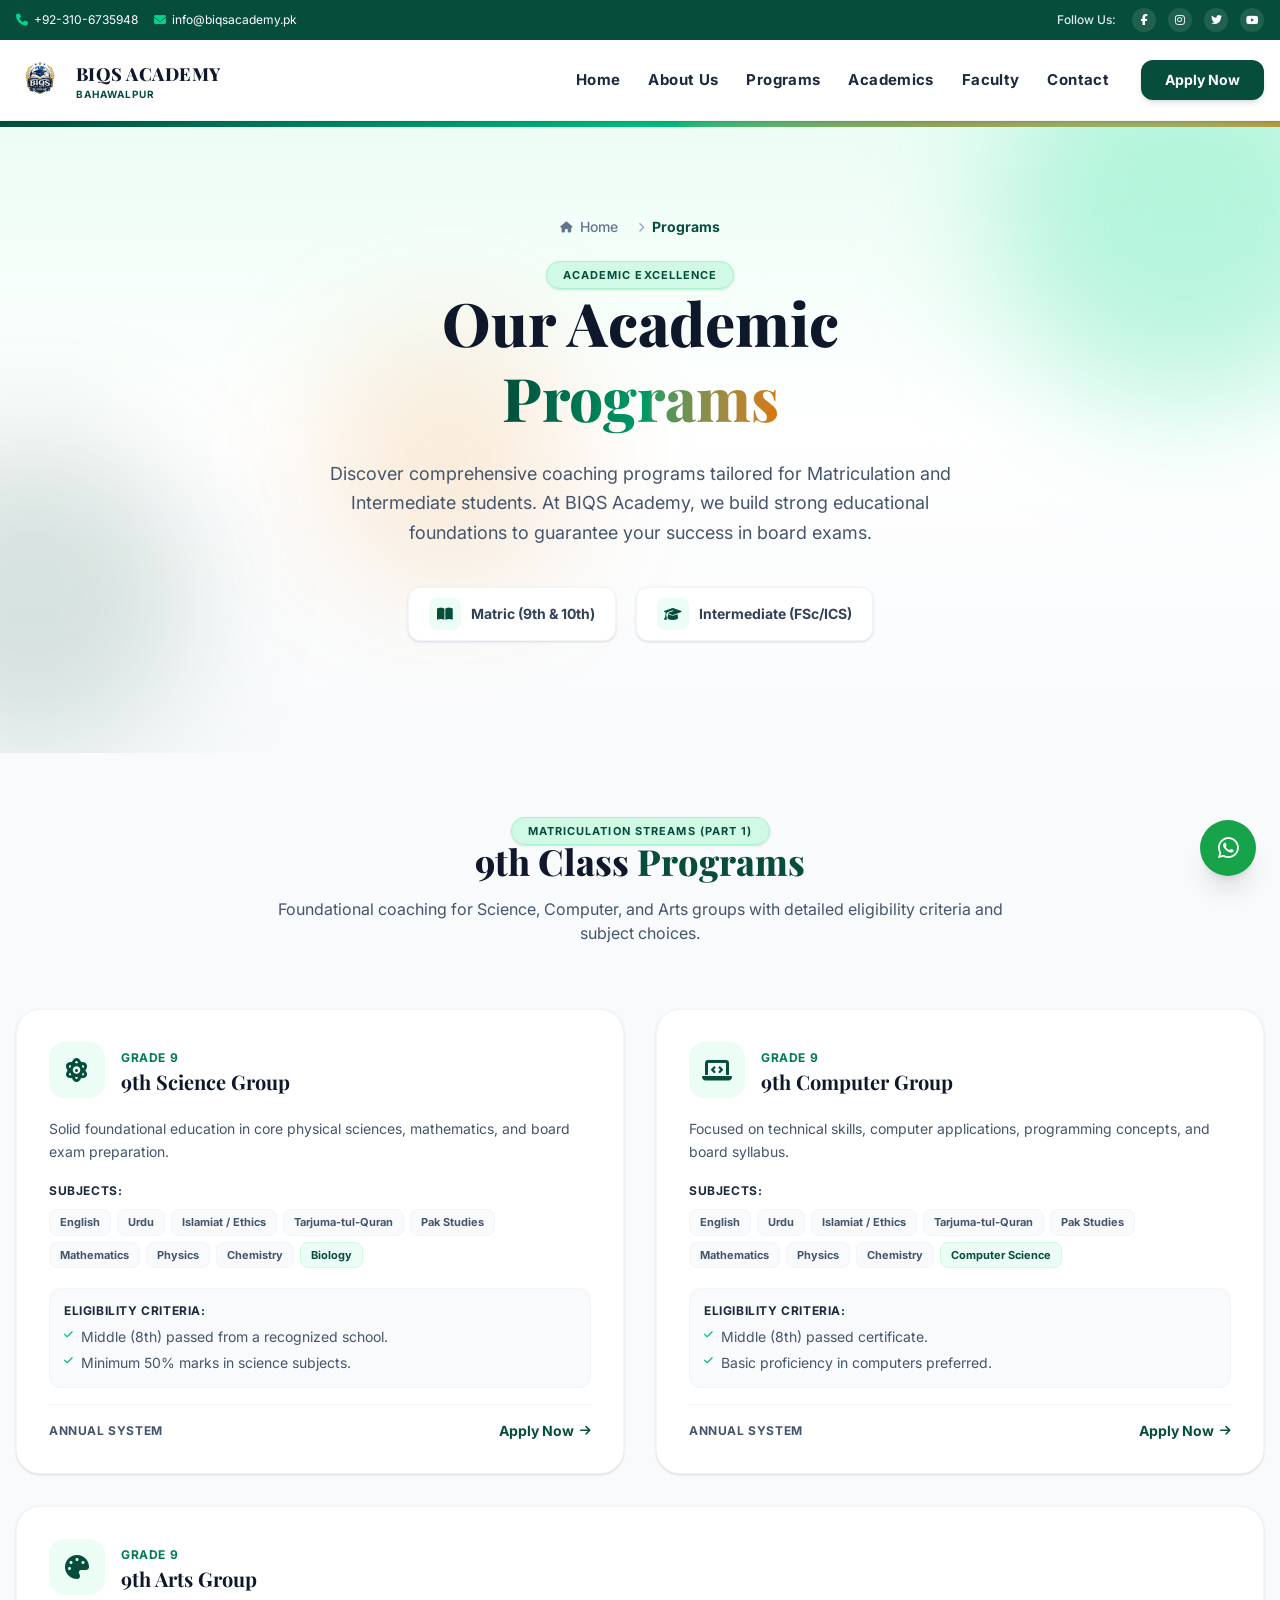
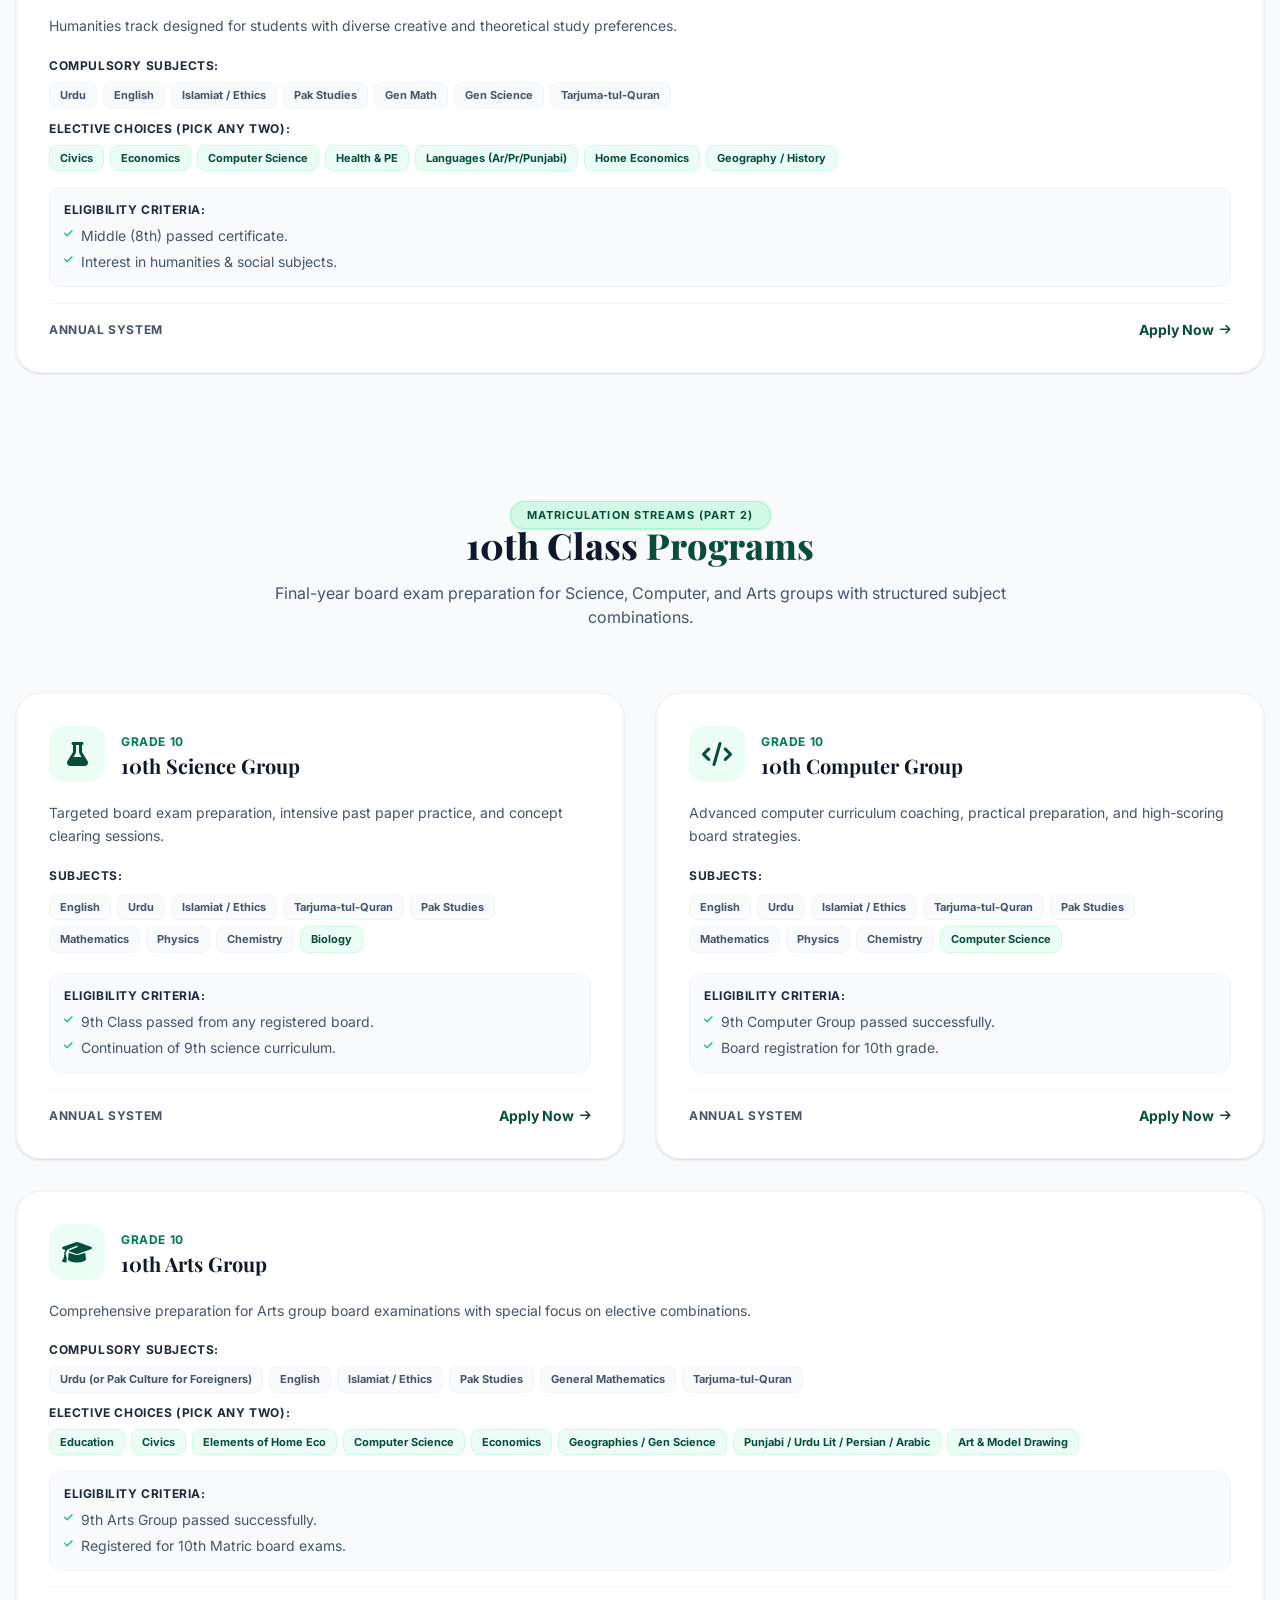
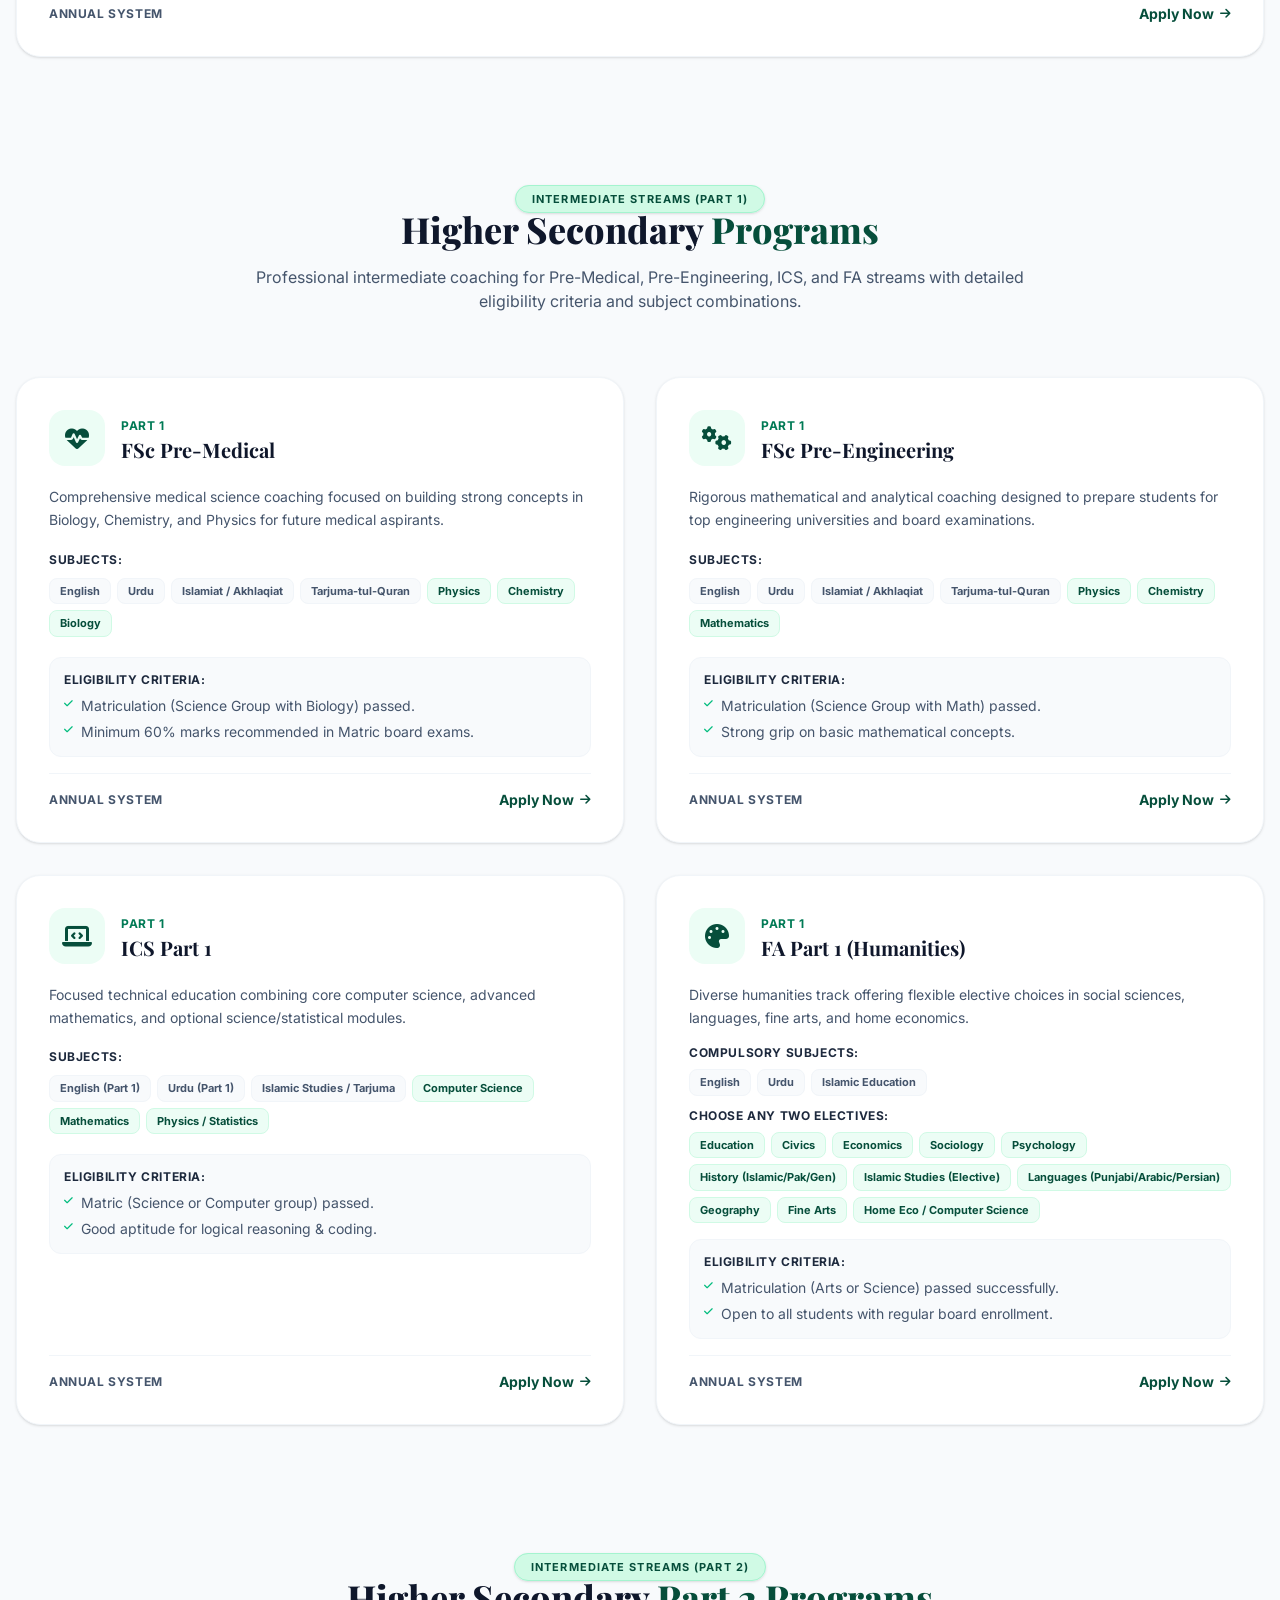
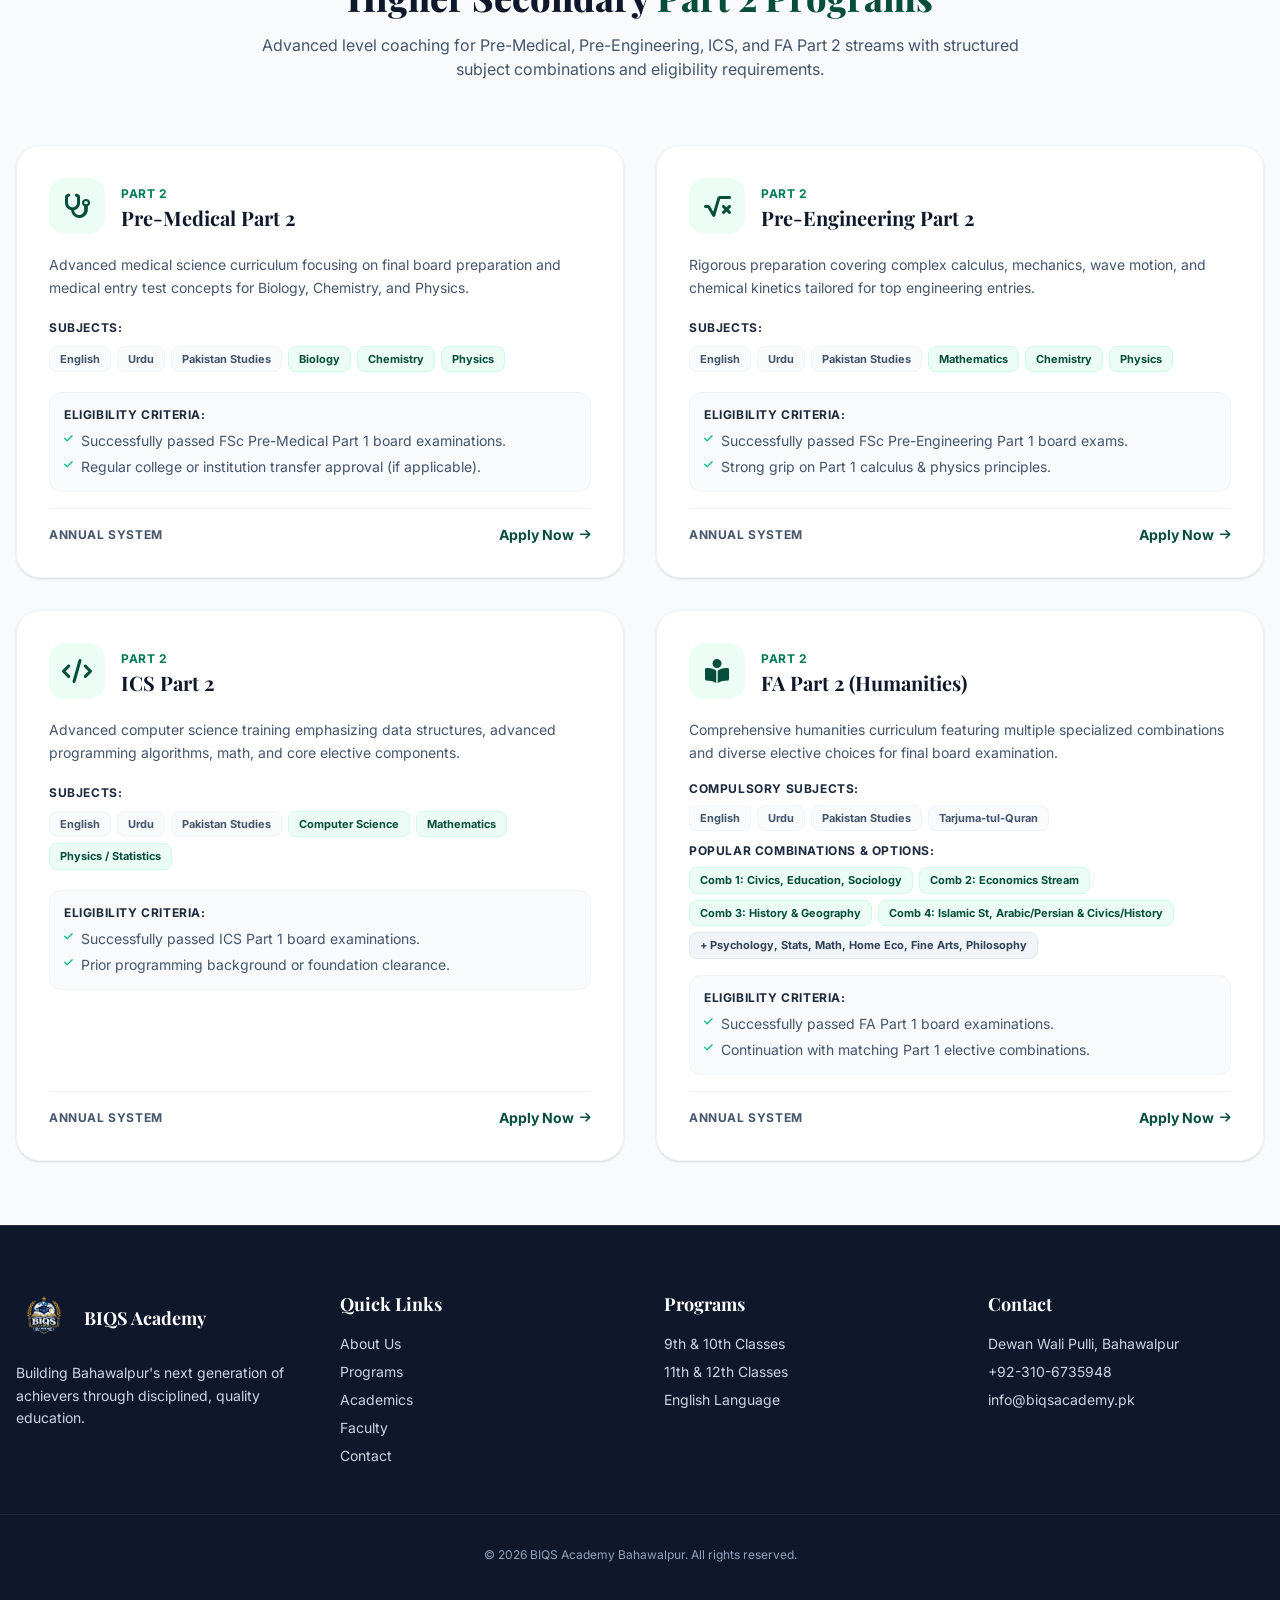
<file: programs.html>
<!DOCTYPE html>
<html lang="en" class="scroll-smooth">

<head>
    <meta charset="UTF-8">
    <meta name="viewport" content="width=device-width, initial-scale=1.0">

    <!-- Primary SEO Meta Tags -->
    <title>Programs | BIQS Academy Bahawalpur</title>
    <meta name="description"
        content="Discover comprehensive coaching programs at BIQS Academy Bahawalpur guiding students from 9th to 12th class and English language.">
    <link rel="canonical" href="https://biqs-academy-bahawalpur.vercel.app/programs.html">
    <link rel="icon" type="image/x-icon" href="/favicon.ico">
    <link rel="icon" type="image/png" sizes="16x16" href="/favicon-16x16.png">
    <link rel="icon" type="image/png" sizes="32x32" href="/favicon-32x32.png">
    <link rel="apple-touch-icon" sizes="180x180" href="/apple-touch-icon.png">
    <link rel="manifest" href="/site.webmanifest">
    <meta name="theme-color" content="#064e3b">

    <!-- Preconnect for Performance Optimization -->
    <link rel="preconnect" href="https://fonts.googleapis.com">
    <link rel="preconnect" href="https://fonts.gstatic.com" crossorigin>
    <link rel="preconnect" href="https://cdnjs.cloudflare.com">

    <!-- Fonts (CSP-safe: no inline event handlers) -->
    <link rel="stylesheet"
        href="https://fonts.googleapis.com/css2?family=Playfair+Display:wght@600;700;800&family=Inter:wght@400;500;600;700&display=swap">

    <!-- Font Awesome (CSP-safe: no inline event handlers) -->
    <link rel="stylesheet" href="https://cdnjs.cloudflare.com/ajax/libs/font-awesome/6.4.0/css/all.min.css">

    <!-- Open Graph / Facebook -->
    <meta property="og:type" content="website">
    <meta property="og:site_name" content="BIQS Academy Bahawalpur">
    <meta property="og:title" content="Programs | BIQS Academy Bahawalpur">
    <meta property="og:description"
        content="Discover comprehensive coaching programs for Matriculation and Intermediate students at BIQS Academy Bahawalpur.">
    <meta property="og:url" content="https://biqs-academy-bahawalpur.vercel.app/programs.html">
    <meta property="og:image" content="https://biqs-academy-bahawalpur.vercel.app/assets/images/og-cover.jpg">
    <meta property="og:image:width" content="1200">
    <meta property="og:image:height" content="630">
    <meta property="og:image:alt" content="BIQS Academy Bahawalpur programs">
    <meta property="og:locale" content="en_PK">

    <!-- Twitter Card -->
    <meta name="twitter:card" content="summary_large_image">
    <meta name="twitter:title" content="Programs | BIQS Academy Bahawalpur">
    <meta name="twitter:description"
        content="Discover comprehensive coaching programs for Matriculation and Intermediate students at BIQS Academy Bahawalpur.">
    <meta name="twitter:image" content="https://biqs-academy-bahawalpur.vercel.app/assets/images/og-cover.jpg">

    <script type="application/ld+json">
        {
          "@context": "https://schema.org",
          "@graph": [
            {
              "@type": "CollectionPage",
              "@id": "https://biqs-academy-bahawalpur.vercel.app/programs.html#webpage",
              "url": "https://biqs-academy-bahawalpur.vercel.app/programs.html",
              "name": "Programs | BIQS Academy Bahawalpur",
              "description": "Discover comprehensive coaching programs at BIQS Academy Bahawalpur guiding students from 9th to 12th class and English language.",
              "inLanguage": "en",
              "isPartOf": {
                "@id": "https://biqs-academy-bahawalpur.vercel.app/#organization"
              },
              "mainEntity": {
                "@id": "https://biqs-academy-bahawalpur.vercel.app/programs.html#program-list"
              }
            },
            {
              "@type": "ItemList",
              "@id": "https://biqs-academy-bahawalpur.vercel.app/programs.html#program-list",
              "name": "BIQS Academy Programs",
              "numberOfItems": 14,
              "itemListElement": [
                {
                  "@type": "ListItem",
                  "position": 1,
                  "item": {
                    "@type": "Course",
                    "@id": "https://biqs-academy-bahawalpur.vercel.app/programs.html#matric-9th-science",
                    "url": "https://biqs-academy-bahawalpur.vercel.app/programs.html#matric-9th-science",
                    "name": "9th Science Group",
                    "description": "Solid foundational education in core physical sciences, mathematics, and board exam preparation.",
                    "educationalLevel": "Matriculation (Class 9)",
                    "inLanguage": "en",
                    "provider": {
                      "@id": "https://biqs-academy-bahawalpur.vercel.app/#organization"
                    }
                  }
                },
                {
                  "@type": "ListItem",
                  "position": 2,
                  "item": {
                    "@type": "Course",
                    "@id": "https://biqs-academy-bahawalpur.vercel.app/programs.html#matric-9th-computer",
                    "url": "https://biqs-academy-bahawalpur.vercel.app/programs.html#matric-9th-computer",
                    "name": "9th Computer Group",
                    "description": "Focused on technical skills, computer applications, programming concepts, and board syllabus.",
                    "educationalLevel": "Matriculation (Class 9)",
                    "inLanguage": "en",
                    "provider": {
                      "@id": "https://biqs-academy-bahawalpur.vercel.app/#organization"
                    }
                  }
                },
                {
                  "@type": "ListItem",
                  "position": 3,
                  "item": {
                    "@type": "Course",
                    "@id": "https://biqs-academy-bahawalpur.vercel.app/programs.html#matric-9th-arts",
                    "url": "https://biqs-academy-bahawalpur.vercel.app/programs.html#matric-9th-arts",
                    "name": "9th Arts Group",
                    "description": "Humanities track designed for students with diverse creative and theoretical study preferences.",
                    "educationalLevel": "Matriculation (Class 9)",
                    "inLanguage": "en",
                    "provider": {
                      "@id": "https://biqs-academy-bahawalpur.vercel.app/#organization"
                    }
                  }
                },
                {
                  "@type": "ListItem",
                  "position": 4,
                  "item": {
                    "@type": "Course",
                    "@id": "https://biqs-academy-bahawalpur.vercel.app/programs.html#matric-10th-science",
                    "url": "https://biqs-academy-bahawalpur.vercel.app/programs.html#matric-10th-science",
                    "name": "10th Science Group",
                    "description": "Targeted board exam preparation, intensive past paper practice, and concept clearing sessions.",
                    "educationalLevel": "Matriculation (Class 10)",
                    "inLanguage": "en",
                    "provider": {
                      "@id": "https://biqs-academy-bahawalpur.vercel.app/#organization"
                    }
                  }
                },
                {
                  "@type": "ListItem",
                  "position": 5,
                  "item": {
                    "@type": "Course",
                    "@id": "https://biqs-academy-bahawalpur.vercel.app/programs.html#matric-10th-computer",
                    "url": "https://biqs-academy-bahawalpur.vercel.app/programs.html#matric-10th-computer",
                    "name": "10th Computer Group",
                    "description": "Advanced computer curriculum coaching, practical preparation, and high-scoring board strategies.",
                    "educationalLevel": "Matriculation (Class 10)",
                    "inLanguage": "en",
                    "provider": {
                      "@id": "https://biqs-academy-bahawalpur.vercel.app/#organization"
                    }
                  }
                },
                {
                  "@type": "ListItem",
                  "position": 6,
                  "item": {
                    "@type": "Course",
                    "@id": "https://biqs-academy-bahawalpur.vercel.app/programs.html#matric-10th-arts",
                    "url": "https://biqs-academy-bahawalpur.vercel.app/programs.html#matric-10th-arts",
                    "name": "10th Arts Group",
                    "description": "Comprehensive preparation for Arts group board examinations with special focus on elective combinations.",
                    "educationalLevel": "Matriculation (Class 10)",
                    "inLanguage": "en",
                    "provider": {
                      "@id": "https://biqs-academy-bahawalpur.vercel.app/#organization"
                    }
                  }
                },
                {
                  "@type": "ListItem",
                  "position": 7,
                  "item": {
                    "@type": "Course",
                    "@id": "https://biqs-academy-bahawalpur.vercel.app/programs.html#inter-premedical-part1",
                    "url": "https://biqs-academy-bahawalpur.vercel.app/programs.html#inter-premedical-part1",
                    "name": "FSc Pre-Medical (Part 1)",
                    "description": "Comprehensive medical science coaching focused on building strong concepts in Biology, Chemistry, and Physics for future medical aspirants.",
                    "educationalLevel": "Intermediate (Class 11)",
                    "inLanguage": "en",
                    "provider": {
                      "@id": "https://biqs-academy-bahawalpur.vercel.app/#organization"
                    }
                  }
                },
                {
                  "@type": "ListItem",
                  "position": 8,
                  "item": {
                    "@type": "Course",
                    "@id": "https://biqs-academy-bahawalpur.vercel.app/programs.html#inter-preengineering-part1",
                    "url": "https://biqs-academy-bahawalpur.vercel.app/programs.html#inter-preengineering-part1",
                    "name": "FSc Pre-Engineering (Part 1)",
                    "description": "Rigorous mathematical and analytical coaching designed to prepare students for top engineering universities and board examinations.",
                    "educationalLevel": "Intermediate (Class 11)",
                    "inLanguage": "en",
                    "provider": {
                      "@id": "https://biqs-academy-bahawalpur.vercel.app/#organization"
                    }
                  }
                },
                {
                  "@type": "ListItem",
                  "position": 9,
                  "item": {
                    "@type": "Course",
                    "@id": "https://biqs-academy-bahawalpur.vercel.app/programs.html#inter-ics-part1",
                    "url": "https://biqs-academy-bahawalpur.vercel.app/programs.html#inter-ics-part1",
                    "name": "ICS Part 1",
                    "description": "Focused technical education combining core computer science, advanced mathematics, and optional science and statistics modules.",
                    "educationalLevel": "Intermediate (Class 11)",
                    "inLanguage": "en",
                    "provider": {
                      "@id": "https://biqs-academy-bahawalpur.vercel.app/#organization"
                    }
                  }
                },
                {
                  "@type": "ListItem",
                  "position": 10,
                  "item": {
                    "@type": "Course",
                    "@id": "https://biqs-academy-bahawalpur.vercel.app/programs.html#inter-fa-part1",
                    "url": "https://biqs-academy-bahawalpur.vercel.app/programs.html#inter-fa-part1",
                    "name": "FA Part 1 (Humanities)",
                    "description": "Diverse humanities track offering flexible elective choices in social sciences, languages, fine arts, and home economics.",
                    "educationalLevel": "Intermediate (Class 11)",
                    "inLanguage": "en",
                    "provider": {
                      "@id": "https://biqs-academy-bahawalpur.vercel.app/#organization"
                    }
                  }
                },
                {
                  "@type": "ListItem",
                  "position": 11,
                  "item": {
                    "@type": "Course",
                    "@id": "https://biqs-academy-bahawalpur.vercel.app/programs.html#inter-premedical-part2",
                    "url": "https://biqs-academy-bahawalpur.vercel.app/programs.html#inter-premedical-part2",
                    "name": "Pre-Medical Part 2",
                    "description": "Advanced medical science curriculum focusing on final board preparation and medical entry test concepts for Biology, Chemistry, and Physics.",
                    "educationalLevel": "Intermediate (Class 12)",
                    "inLanguage": "en",
                    "provider": {
                      "@id": "https://biqs-academy-bahawalpur.vercel.app/#organization"
                    }
                  }
                },
                {
                  "@type": "ListItem",
                  "position": 12,
                  "item": {
                    "@type": "Course",
                    "@id": "https://biqs-academy-bahawalpur.vercel.app/programs.html#inter-preengineering-part2",
                    "url": "https://biqs-academy-bahawalpur.vercel.app/programs.html#inter-preengineering-part2",
                    "name": "Pre-Engineering Part 2",
                    "description": "Rigorous preparation covering complex calculus, mechanics, wave motion, and chemical kinetics tailored for top engineering entries.",
                    "educationalLevel": "Intermediate (Class 12)",
                    "inLanguage": "en",
                    "provider": {
                      "@id": "https://biqs-academy-bahawalpur.vercel.app/#organization"
                    }
                  }
                },
                {
                  "@type": "ListItem",
                  "position": 13,
                  "item": {
                    "@type": "Course",
                    "@id": "https://biqs-academy-bahawalpur.vercel.app/programs.html#inter-ics-part2",
                    "url": "https://biqs-academy-bahawalpur.vercel.app/programs.html#inter-ics-part2",
                    "name": "ICS Part 2",
                    "description": "Advanced computer science training emphasizing data structures, advanced programming algorithms, math, and core elective components.",
                    "educationalLevel": "Intermediate (Class 12)",
                    "inLanguage": "en",
                    "provider": {
                      "@id": "https://biqs-academy-bahawalpur.vercel.app/#organization"
                    }
                  }
                },
                {
                  "@type": "ListItem",
                  "position": 14,
                  "item": {
                    "@type": "Course",
                    "@id": "https://biqs-academy-bahawalpur.vercel.app/programs.html#inter-fa-part2",
                    "url": "https://biqs-academy-bahawalpur.vercel.app/programs.html#inter-fa-part2",
                    "name": "FA Part 2 (Humanities)",
                    "description": "Comprehensive humanities curriculum featuring multiple specialized combinations and diverse elective choices for final board examination.",
                    "educationalLevel": "Intermediate (Class 12)",
                    "inLanguage": "en",
                    "provider": {
                      "@id": "https://biqs-academy-bahawalpur.vercel.app/#organization"
                    }
                  }
                }
              ]
            },
            {
              "@type": "EducationalOrganization",
              "@id": "https://biqs-academy-bahawalpur.vercel.app/#organization",
              "name": "BIQS Academy Bahawalpur",
              "alternateName": "BIQS Academy",
              "url": "https://biqs-academy-bahawalpur.vercel.app/",
              "logo": "https://biqs-academy-bahawalpur.vercel.app/assets/images/biqs-academy-logo.png",
              "telephone": "+92-310-6735948",
              "email": "info@biqsacademy.pk",
              "address": {
                "@type": "PostalAddress",
                "streetAddress": "Dewan Wali Pulli",
                "addressLocality": "Bahawalpur",
                "addressRegion": "Punjab",
                "postalCode": "63100",
                "addressCountry": "PK"
              },
              "sameAs": [
                "https://www.facebook.com/profile.php?id=61590600022047",
                "https://www.instagram.com/biqs_academy_bwp"
              ]
            }
          ]
        }
        </script>

    <!-- Tailwind CSS (pre-built, static) -->
    <link rel="stylesheet" href="assets/css/style.css">
</head>

<body class="bg-slate-50 text-slate-800 font-sans antialiased flex flex-col min-h-screen">

    <a href="#main-content"
        class="sr-only focus:not-sr-only focus:fixed focus:top-2 focus:left-2 focus:z-[100] focus:bg-white focus:text-[#064e3b] focus:px-4 focus:py-2 focus:rounded-lg focus:shadow-lg focus:font-bold">
        Skip to main content
    </a>

    <!-- ================= HEADER & UTILITY BAR ================= -->
    <header id="siteHeader"
        class="sticky top-0 z-50 bg-white/95 backdrop-blur-md shadow-sm border-b border-slate-100 transition-all duration-500">

        <!-- Top Utility Bar with Social Icons -->
        <div class="bg-[#064e3b] text-white text-xs py-2 px-4">
            <div class="max-w-7xl mx-auto flex flex-col sm:flex-row justify-between items-center gap-2">
                <div class="flex items-center gap-4">
                    <span class="flex items-center gap-1.5"><i class="fa-solid fa-phone text-emerald-400"
                            aria-hidden="true"></i>+92-310-6735948
</span>
                    <span class="hidden md:inline-flex items-center gap-1.5"><i
                            class="fa-solid fa-envelope text-emerald-400" aria-hidden="true"></i>
                        info@biqsacademy.pk</span>
                </div>
                <!-- Social Media Icons -->
                <div class="flex items-center gap-3">
                    <span class="text-slate-200 mr-1 font-medium">Follow Us:</span>
                    <a href="https://www.facebook.com/profile.php?id=61590600022047"
                        aria-label="Follow BIQS Academy on Facebook"
                        class="w-6 h-6 bg-white/10 hover:bg-white hover:text-[#064e3b] rounded-full flex items-center justify-center transition-all duration-300"><i
                            class="fa-brands fa-facebook-f text-[11px]" aria-hidden="true"></i></a>
                    <a href="https://www.instagram.com/biqs_academy_bwp" aria-label="Follow BIQS Academy on Instagram"
                        class="w-6 h-6 bg-white/10 hover:bg-white hover:text-[#064e3b] rounded-full flex items-center justify-center transition-all duration-300"><i
                            class="fa-brands fa-instagram text-[11px]" aria-hidden="true"></i></a>
                    <a href="#" aria-label="Follow BIQS Academy on Twitter"
                        class="w-6 h-6 bg-white/10 hover:bg-white hover:text-[#064e3b] rounded-full flex items-center justify-center transition-all duration-300"><i
                            class="fa-brands fa-twitter text-[11px]" aria-hidden="true"></i></a>
                    <a href="#" aria-label="Follow BIQS Academy on YouTube"
                        class="w-6 h-6 bg-white/10 hover:bg-white hover:text-[#064e3b] rounded-full flex items-center justify-center transition-all duration-300"><i
                            class="fa-brands fa-youtube text-[11px]" aria-hidden="true"></i></a>
                </div>
            </div>
        </div>

        <!-- Main Navigation -->
        <div class="max-w-7xl mx-auto px-4 h-20 flex items-center justify-between">

            <!-- Left Group (Mobile: Hamburger + Logo) -->
            <div class="flex items-center gap-3">
                <!-- Mobile Menu Button (Left Side) -->
                <button id="menuBtn"
                    class="lg:hidden text-slate-800 text-2xl focus:outline-none p-1 hover:text-[#064e3b] transition-colors"
                    aria-label="Toggle Menu">
                    <i class="fa-solid fa-bars" aria-hidden="true"></i>
                </button>
            <!-- Logo -->
            <a href="index.html" class="flex items-center gap-3 group">
                <img src="assets/images/logo-emblem.png" alt="BIQS Academy Bahawalpur"
                    class="h-12 w-12 object-contain transition-transform duration-300 group-hover:scale-105">
                <div class="leading-tight">
                    <span class="block font-serif font-extrabold text-lg text-slate-900 tracking-wide">BIQS
                        ACADEMY</span>
                    <span class="block text-[10px] font-bold text-[#064e3b] tracking-widest uppercase">BAHAWALPUR</span>
                </div>
            </a>
            </div>

            <!-- Desktop Nav (Right Aligned with Underline Hover Effect) -->
            
            <nav
                class="hidden lg:flex items-center ml-auto gap-7 font-bold text-slate-800 text-[15px] tracking-wide mr-8">
                <a href="index.html" class="relative group py-1 hover:text-[#064e3b] transition-colors duration-300">
                    Home
                    <span
                        class="absolute left-0 bottom-0 w-0 h-0.5 bg-[#064e3b] transition-all duration-300 ease-in-out group-hover:w-full"></span>
                </a>
                <a href="about.html" class="relative group py-1 hover:text-[#064e3b] transition-colors duration-300">
                    About Us
                    <span
                        class="absolute left-0 bottom-0 w-0 h-0.5 bg-[#064e3b] transition-all duration-300 ease-in-out group-hover:w-full"></span>
                </a>
                <a href="programs.html" class="relative group py-1 hover:text-[#064e3b] transition-colors duration-300">
                    Programs
                    <span
                        class="absolute left-0 bottom-0 w-0 h-0.5 bg-[#064e3b] transition-all duration-300 ease-in-out group-hover:w-full"></span>
                </a>
                <a href="academics.html"
                    class="relative group py-1 hover:text-[#064e3b] transition-colors duration-300">
                    Academics
                    <span
                        class="absolute left-0 bottom-0 w-0 h-0.5 bg-[#064e3b] transition-all duration-300 ease-in-out group-hover:w-full"></span>
                </a>
                <a href="faculty.html" class="relative group py-1 hover:text-[#064e3b] transition-colors duration-300">
                    Faculty
                    <span
                        class="absolute left-0 bottom-0 w-0 h-0.5 bg-[#064e3b] transition-all duration-300 ease-in-out group-hover:w-full"></span>
                </a>

                <a href="contact.html" class="relative group py-1 hover:text-[#064e3b] transition-colors duration-300">
                    Contact
                    <span
                        class="absolute left-0 bottom-0 w-0 h-0.5 bg-[#064e3b] transition-all duration-300 ease-in-out group-hover:w-full"></span>
                </a>
            </nav>

            <!-- CTA Button -->
            <div class="flex items-center">
                <a href="contact.html#send-message"
                    class="hidden sm:inline-block bg-[#064e3b] hover:bg-emerald-900 text-white px-6 py-2.5 rounded-xl text-sm font-bold shadow-md transition-all">Apply
                    Now</a>
            </div>
        </div>

        <!-- Mobile Menu Dropdown (With Smooth Underline Hover Effect) -->
        <div id="mobileMenu" class="hidden lg:hidden bg-white border-b border-slate-100 px-6 py-4 shadow-xl">

            <!-- Replaced font-semibold with font-bold and added text-[15px] for mobile as well -->
            <div class="py-2.5 border-b border-slate-50">
                <a href="index.html"
                    class="relative group inline-flex py-1 font-bold text-[15px] text-slate-800 hover:text-[#064e3b] transition-colors duration-300">
                    Home
                    <span
                        class="absolute left-0 bottom-0 w-0 h-0.5 bg-[#064e3b] transition-all duration-300 ease-in-out group-hover:w-full"></span>
                </a>
            </div>

            <div class="py-2.5 border-b border-slate-50">
                <a href="about.html"
                    class="relative group inline-flex py-1 font-bold text-[15px] text-slate-800 hover:text-[#064e3b] transition-colors duration-300">
                    About Us
                    <span
                        class="absolute left-0 bottom-0 w-0 h-0.5 bg-[#064e3b] transition-all duration-300 ease-in-out group-hover:w-full"></span>
                </a>
            </div>

            <div class="py-2.5 border-b border-slate-50">
                <a href="programs.html"
                    class="relative group inline-flex py-1 font-bold text-[15px] text-slate-800 hover:text-[#064e3b] transition-colors duration-300">
                    Programs
                    <span
                        class="absolute left-0 bottom-0 w-0 h-0.5 bg-[#064e3b] transition-all duration-300 ease-in-out group-hover:w-full"></span>
                </a>
            </div>

            <div class="py-2.5 border-b border-slate-50">
                <a href="academics.html"
                    class="relative group inline-flex py-1 font-bold text-[15px] text-slate-800 hover:text-[#064e3b] transition-colors duration-300">
                    Academics
                    <span
                        class="absolute left-0 bottom-0 w-0 h-0.5 bg-[#064e3b] transition-all duration-300 ease-in-out group-hover:w-full"></span>
                </a>
            </div>

            <div class="py-2.5 border-b border-slate-50">
                <a href="faculty.html"
                    class="relative group inline-flex py-1 font-bold text-[15px] text-slate-800 hover:text-[#064e3b] transition-colors duration-300">
                    Faculty
                    <span
                        class="absolute left-0 bottom-0 w-0 h-0.5 bg-[#064e3b] transition-all duration-300 ease-in-out group-hover:w-full"></span>
                </a>
            </div>

            <div class="py-2.5">
                <a href="contact.html"
                    class="relative group inline-flex py-1 font-bold text-[15px] text-slate-800 hover:text-[#064e3b] transition-colors duration-300">
                    Contact
                    <span
                        class="absolute left-0 bottom-0 w-0 h-0.5 bg-[#064e3b] transition-all duration-300 ease-in-out group-hover:w-full"></span>
                </a>
            </div>
            <div class="pt-4 sm:hidden">
                <a href="contact.html"
                    class="block w-full text-center bg-[#064e3b] hover:bg-emerald-900 text-white px-8 py-4 rounded-xl text-sm font-bold shadow-md transition-all">
                    Apply Now
                </a>
            </div>

        </div>
    </header>

    <main id="main-content">

        <!-- ================= PROGRAMS HERO SECTION ================= -->
        <section
            class="relative bg-gradient-to-b from-emerald-50 via-white to-slate-50 pt-16 pb-20 lg:pt-24 lg:pb-28 overflow-hidden">

            <!-- Brand accent rule -->
            <div class="absolute top-0 left-0 w-full h-1.5 bg-gradient-to-r from-[#064e3b] via-emerald-500 to-accent">
            </div>

            <!-- Background Decorative Elements (Soft glowing blobs) -->
            <div class="absolute top-0 left-0 w-full h-full overflow-hidden z-0 pointer-events-none">
                <div class="absolute -top-24 -right-24 w-96 h-96 bg-emerald-300/40 rounded-full blur-3xl"></div>
                <div class="absolute bottom-0 left-[-10%] w-80 h-80 bg-[#064e3b]/15 rounded-full blur-3xl"></div>
                <div class="absolute top-1/3 left-1/4 w-64 h-64 bg-accent/15 rounded-full blur-3xl"></div>
            </div>

            <div class="max-w-7xl mx-auto px-4 relative z-10">

                <!-- Breadcrumbs Navigation -->
                <div class="flex justify-center mb-6">
                    <nav class="flex text-sm font-medium text-slate-500" aria-label="Breadcrumb">
                        <ol class="inline-flex items-center space-x-1 md:space-x-3">
                            <li class="inline-flex items-center">
                                <a href="index.html"
                                    class="inline-flex items-center hover:text-[#064e3b] transition-colors duration-300">
                                    <i class="fa-solid fa-house mr-2 text-[11px]" aria-hidden="true"></i> Home
                                </a>
                            </li>
                            <li>
                                <div class="flex items-center">
                                    <i class="fa-solid fa-chevron-right text-[10px] mx-2 text-slate-400"
                                        aria-hidden="true"></i>
                                    <span class="text-[#064e3b] font-bold" aria-current="page">Programs</span>
                                </div>
                            </li>
                        </ol>
                    </nav>
                </div>

                <!-- Hero Content -->
                <div class="text-center max-w-3xl mx-auto">
                    <!-- Small Tagline Badge -->
                    <span
                        class="inline-block py-1.5 px-4 rounded-full bg-emerald-100 text-[#064e3b] text-[11px] font-bold tracking-widest uppercase mb-5 border border-emerald-200 shadow-sm">
                        Academic Excellence
                    </span>

                    <!-- Main Heading -->
                    <h1
                        class="font-serif text-4xl md:text-5xl lg:text-6xl font-extrabold text-slate-900 leading-tight mb-6">
                        Our Academic <br class="hidden sm:block">
                        <span
                            class="text-transparent bg-clip-text bg-gradient-to-r from-[#064e3b] via-emerald-600 to-accent">Programs</span>
                    </h1>

                    <!-- Description -->
                    <p class="text-base md:text-lg text-slate-600 leading-relaxed mb-10 max-w-2xl mx-auto">
                        Discover comprehensive coaching programs tailored for Matriculation and Intermediate students.
                        At
                        BIQS
                        Academy, we build strong educational foundations to guarantee your success in board exams.
                    </p>

                    <!-- Quick Info Badges -->
                    <div class="flex flex-wrap justify-center gap-3 md:gap-5">
                        <div
                            class="flex items-center gap-2.5 bg-white px-5 py-2.5 rounded-xl shadow-sm border border-slate-100 hover:border-[#064e3b]/30 hover:shadow-md transition-all duration-300 cursor-default">
                            <div
                                class="w-8 h-8 bg-emerald-50 rounded-lg flex items-center justify-center text-[#064e3b]">
                                <i class="fa-solid fa-book-open text-sm" aria-hidden="true"></i>
                            </div>
                            <span class="text-sm font-bold text-slate-700">Matric (9th & 10th)</span>
                        </div>

                        <div
                            class="flex items-center gap-2.5 bg-white px-5 py-2.5 rounded-xl shadow-sm border border-slate-100 hover:border-[#064e3b]/30 hover:shadow-md transition-all duration-300 cursor-default">
                            <div
                                class="w-8 h-8 bg-emerald-50 rounded-lg flex items-center justify-center text-[#064e3b]">
                                <i class="fa-solid fa-graduation-cap text-sm" aria-hidden="true"></i>
                            </div>
                            <span class="text-sm font-bold text-slate-700">Intermediate (FSc/ICS)</span>
                        </div>
                    </div>
                </div>

            </div>
        </section>

        <!-- ================= MATRIC PROGRAMS SECTION - PART 1 (9TH CLASS) ================= -->
        <section id="matric-part1" class="py-16 bg-slate-50 scroll-mt-32">
            <div class="max-w-7xl mx-auto px-4">

                <!-- Section Header -->
                <div class="text-center max-w-3xl mx-auto mb-16">
                    <span
                        class="inline-block py-1.5 px-4 rounded-full bg-emerald-100 text-[#064e3b] text-[11px] font-bold tracking-widest uppercase mb-4 border border-emerald-200 shadow-sm">
                        Matriculation Streams (Part 1)
                    </span>
                    <h2 class="font-serif text-3xl md:text-4xl font-extrabold text-slate-900 mb-4">
                        9th Class <span class="text-[#064e3b]">Programs</span>
                    </h2>
                    <p class="text-slate-600 text-sm md:text-base">
                        Foundational coaching for Science, Computer, and Arts groups with detailed eligibility criteria
                        and subject choices.
                    </p>
                </div>

                <!-- Cards Container (Horizontal Grid - 2 Columns on Large Screens) -->
                <div class="grid grid-cols-1 lg:grid-cols-2 gap-8">

                    <!-- 1. 9th Class (Science Group) -->
                    <div id="matric-9th-science"
                        class="bg-white rounded-3xl p-6 sm:p-8 shadow-sm hover:shadow-xl border border-slate-100 transition-all duration-300 flex flex-col justify-between group scroll-mt-32">
                        <div>
                            <div class="flex items-center gap-4 mb-5">
                                <div
                                    class="w-14 h-14 bg-emerald-50 text-[#064e3b] rounded-2xl flex items-center justify-center text-2xl group-hover:bg-[#064e3b] group-hover:text-white transition-all duration-300 shrink-0">
                                    <i class="fa-solid fa-atom" aria-hidden="true"></i>
                                </div>
                                <div>
                                    <span class="text-xs font-bold text-emerald-700 uppercase tracking-wider">Grade
                                        9</span>
                                    <h3
                                        class="font-serif font-bold text-xl text-slate-900 group-hover:text-[#064e3b] transition-colors">
                                        9th Science Group</h3>
                                </div>
                            </div>

                            <p class="text-slate-600 text-sm leading-relaxed mb-5">
                                Solid foundational education in core physical sciences, mathematics, and board exam
                                preparation.
                            </p>

                            <!-- Subjects Tags -->
                            <div class="mb-5">
                                <h4 class="text-xs font-bold text-slate-800 uppercase tracking-wider mb-2.5">Subjects:
                                </h4>
                                <ul class="flex flex-wrap gap-1.5 list-none p-0 m-0">
                                    <li
                                        class="px-2.5 py-1 bg-slate-50 border border-slate-100 text-slate-600 text-[11px] font-bold rounded-lg">
                                        English</li>
                                    <li
                                        class="px-2.5 py-1 bg-slate-50 border border-slate-100 text-slate-600 text-[11px] font-bold rounded-lg">
                                        Urdu</li>
                                    <li
                                        class="px-2.5 py-1 bg-slate-50 border border-slate-100 text-slate-600 text-[11px] font-bold rounded-lg">
                                        Islamiat
                                        / Ethics</li>
                                    <li
                                        class="px-2.5 py-1 bg-slate-50 border border-slate-100 text-slate-600 text-[11px] font-bold rounded-lg">
                                        Tarjuma-tul-Quran</li>
                                    <li
                                        class="px-2.5 py-1 bg-slate-50 border border-slate-100 text-slate-600 text-[11px] font-bold rounded-lg">
                                        Pak
                                        Studies</li>
                                    <li
                                        class="px-2.5 py-1 bg-slate-50 border border-slate-100 text-slate-600 text-[11px] font-bold rounded-lg">
                                        Mathematics</li>
                                    <li
                                        class="px-2.5 py-1 bg-slate-50 border border-slate-100 text-slate-600 text-[11px] font-bold rounded-lg">
                                        Physics</li>
                                    <li
                                        class="px-2.5 py-1 bg-slate-50 border border-slate-100 text-slate-600 text-[11px] font-bold rounded-lg">
                                        Chemistry</li>
                                    <li
                                        class="px-2.5 py-1 bg-emerald-50 border border-emerald-100 text-[#064e3b] text-[11px] font-bold rounded-lg">
                                        Biology</li>
                                </ul>
                            </div>

                            <!-- Eligibility Criteria -->
                            <div class="mb-4 bg-slate-50 p-3.5 rounded-xl border border-slate-100">
                                <h4 class="text-xs font-bold text-slate-800 uppercase tracking-wider mb-2">Eligibility
                                    Criteria:
                                </h4>
                                <ul class="space-y-1.5">
                                    <li class="flex items-start gap-2 text-sm text-slate-600">
                                        <i class="fa-solid fa-check text-emerald-500 mt-0.5 text-[10px]"
                                            aria-hidden="true"></i> <span>Middle
                                            (8th)
                                            passed from a recognized school.</span>
                                    </li>
                                    <li class="flex items-start gap-2 text-sm text-slate-600">
                                        <i class="fa-solid fa-check text-emerald-500 mt-0.5 text-[10px]"
                                            aria-hidden="true"></i> <span>Minimum
                                            50%
                                            marks in science subjects.</span>
                                    </li>
                                </ul>
                            </div>
                        </div>
                        <div class="pt-4 border-t border-slate-100 flex items-center justify-between">
                            <span class="text-xs font-bold text-slate-600 uppercase tracking-wider">Annual System</span>
                            <a href="contact.html"
                                class="inline-flex items-center gap-1.5 text-sm font-bold text-[#064e3b] hover:gap-2.5 transition-all">
                                Apply Now <i class="fa-solid fa-arrow-right text-xs" aria-hidden="true"></i>
                            </a>
                        </div>
                    </div>


                    <!-- 2. 9th Class (Computer Group) -->
                    <div id="matric-9th-computer"
                        class="bg-white rounded-3xl p-6 sm:p-8 shadow-sm hover:shadow-xl border border-slate-100 transition-all duration-300 flex flex-col justify-between group scroll-mt-32">
                        <div>
                            <div class="flex items-center gap-4 mb-5">
                                <div
                                    class="w-14 h-14 bg-emerald-50 text-[#064e3b] rounded-2xl flex items-center justify-center text-2xl group-hover:bg-[#064e3b] group-hover:text-white transition-all duration-300 shrink-0">
                                    <i class="fa-solid fa-laptop-code" aria-hidden="true"></i>
                                </div>
                                <div>
                                    <span class="text-xs font-bold text-emerald-700 uppercase tracking-wider">Grade
                                        9</span>
                                    <h3
                                        class="font-serif font-bold text-xl text-slate-900 group-hover:text-[#064e3b] transition-colors">
                                        9th Computer Group</h3>
                                </div>
                            </div>

                            <p class="text-slate-600 text-sm leading-relaxed mb-5">
                                Focused on technical skills, computer applications, programming concepts, and board
                                syllabus.
                            </p>

                            <!-- Subjects Tags -->
                            <div class="mb-5">
                                <h4 class="text-xs font-bold text-slate-800 uppercase tracking-wider mb-2.5">Subjects:
                                </h4>
                                <ul class="flex flex-wrap gap-1.5 list-none p-0 m-0">
                                    <li
                                        class="px-2.5 py-1 bg-slate-50 border border-slate-100 text-slate-600 text-[11px] font-bold rounded-lg">
                                        English</li>
                                    <li
                                        class="px-2.5 py-1 bg-slate-50 border border-slate-100 text-slate-600 text-[11px] font-bold rounded-lg">
                                        Urdu</li>
                                    <li
                                        class="px-2.5 py-1 bg-slate-50 border border-slate-100 text-slate-600 text-[11px] font-bold rounded-lg">
                                        Islamiat
                                        / Ethics</li>
                                    <li
                                        class="px-2.5 py-1 bg-slate-50 border border-slate-100 text-slate-600 text-[11px] font-bold rounded-lg">
                                        Tarjuma-tul-Quran</li>
                                    <li
                                        class="px-2.5 py-1 bg-slate-50 border border-slate-100 text-slate-600 text-[11px] font-bold rounded-lg">
                                        Pak
                                        Studies</li>
                                    <li
                                        class="px-2.5 py-1 bg-slate-50 border border-slate-100 text-slate-600 text-[11px] font-bold rounded-lg">
                                        Mathematics</li>
                                    <li
                                        class="px-2.5 py-1 bg-slate-50 border border-slate-100 text-slate-600 text-[11px] font-bold rounded-lg">
                                        Physics</li>
                                    <li
                                        class="px-2.5 py-1 bg-slate-50 border border-slate-100 text-slate-600 text-[11px] font-bold rounded-lg">
                                        Chemistry</li>
                                    <li
                                        class="px-2.5 py-1 bg-emerald-50 border border-emerald-100 text-[#064e3b] text-[11px] font-bold rounded-lg">
                                        Computer
                                        Science</li>
                                </ul>
                            </div>

                            <!-- Eligibility Criteria -->
                            <div class="mb-4 bg-slate-50 p-3.5 rounded-xl border border-slate-100">
                                <h4 class="text-xs font-bold text-slate-800 uppercase tracking-wider mb-2">Eligibility
                                    Criteria:
                                </h4>
                                <ul class="space-y-1.5">
                                    <li class="flex items-start gap-2 text-sm text-slate-600">
                                        <i class="fa-solid fa-check text-emerald-500 mt-0.5 text-[10px]"
                                            aria-hidden="true"></i> <span>Middle
                                            (8th)
                                            passed certificate.</span>
                                    </li>
                                    <li class="flex items-start gap-2 text-sm text-slate-600">
                                        <i class="fa-solid fa-check text-emerald-500 mt-0.5 text-[10px]"
                                            aria-hidden="true"></i> <span>Basic
                                            proficiency in computers preferred.</span>
                                    </li>
                                </ul>
                            </div>
                        </div>
                        <div class="pt-4 border-t border-slate-100 flex items-center justify-between">
                            <span class="text-xs font-bold text-slate-600 uppercase tracking-wider">Annual System</span>
                            <a href="contact.html"
                                class="inline-flex items-center gap-1.5 text-sm font-bold text-[#064e3b] hover:gap-2.5 transition-all">
                                Apply Now <i class="fa-solid fa-arrow-right text-xs" aria-hidden="true"></i>
                            </a>
                        </div>
                    </div>


                    <!-- 5. 9th Class (Arts Group) -->
                    <div id="matric-9th-arts"
                        class="bg-white rounded-3xl p-6 sm:p-8 shadow-sm hover:shadow-xl border border-slate-100 transition-all duration-300 flex flex-col justify-between group scroll-mt-32 lg:col-span-2">
                        <div>
                            <div class="flex items-center gap-4 mb-5">
                                <div
                                    class="w-14 h-14 bg-emerald-50 text-[#064e3b] rounded-2xl flex items-center justify-center text-2xl group-hover:bg-[#064e3b] group-hover:text-white transition-all duration-300 shrink-0">
                                    <i class="fa-solid fa-palette" aria-hidden="true"></i>
                                </div>
                                <div>
                                    <span class="text-xs font-bold text-emerald-700 uppercase tracking-wider">Grade
                                        9</span>
                                    <h3
                                        class="font-serif font-bold text-xl text-slate-900 group-hover:text-[#064e3b] transition-colors">
                                        9th Arts Group</h3>
                                </div>
                            </div>

                            <p class="text-slate-600 text-sm leading-relaxed mb-5">
                                Humanities track designed for students with diverse creative and theoretical study
                                preferences.
                            </p>

                            <!-- Subjects Tags -->
                            <div class="mb-4">
                                <h4 class="text-xs font-bold text-slate-800 uppercase tracking-wider mb-2">Compulsory
                                    Subjects:
                                </h4>
                                <ul class="flex flex-wrap gap-1.5 mb-3 list-none p-0 m-0">
                                    <li
                                        class="px-2.5 py-1 bg-slate-50 border border-slate-100 text-slate-600 text-[11px] font-bold rounded-lg">
                                        Urdu</li>
                                    <li
                                        class="px-2.5 py-1 bg-slate-50 border border-slate-100 text-slate-600 text-[11px] font-bold rounded-lg">
                                        English</li>
                                    <li
                                        class="px-2.5 py-1 bg-slate-50 border border-slate-100 text-slate-600 text-[11px] font-bold rounded-lg">
                                        Islamiat
                                        / Ethics</li>
                                    <li
                                        class="px-2.5 py-1 bg-slate-50 border border-slate-100 text-slate-600 text-[11px] font-bold rounded-lg">
                                        Pak
                                        Studies</li>
                                    <li
                                        class="px-2.5 py-1 bg-slate-50 border border-slate-100 text-slate-600 text-[11px] font-bold rounded-lg">
                                        Gen
                                        Math</li>
                                    <li
                                        class="px-2.5 py-1 bg-slate-50 border border-slate-100 text-slate-600 text-[11px] font-bold rounded-lg">
                                        Gen
                                        Science</li>
                                    <li
                                        class="px-2.5 py-1 bg-slate-50 border border-slate-100 text-slate-600 text-[11px] font-bold rounded-lg">
                                        Tarjuma-tul-Quran</li>
                                </ul>

                                <h4 class="text-xs font-bold text-slate-800 uppercase tracking-wider mb-2">Elective
                                    Choices
                                    (Pick Any Two):</h4>
                                <ul class="flex flex-wrap gap-1.5 list-none p-0 m-0">
                                    <li
                                        class="px-2.5 py-1 bg-emerald-50 border border-emerald-100 text-[#064e3b] text-[11px] font-bold rounded-lg">
                                        Civics</li>
                                    <li
                                        class="px-2.5 py-1 bg-emerald-50 border border-emerald-100 text-[#064e3b] text-[11px] font-bold rounded-lg">
                                        Economics</li>
                                    <li
                                        class="px-2.5 py-1 bg-emerald-50 border border-emerald-100 text-[#064e3b] text-[11px] font-bold rounded-lg">
                                        Computer
                                        Science</li>
                                    <li
                                        class="px-2.5 py-1 bg-emerald-50 border border-emerald-100 text-[#064e3b] text-[11px] font-bold rounded-lg">
                                        Health
                                        & PE</li>
                                    <li
                                        class="px-2.5 py-1 bg-emerald-50 border border-emerald-100 text-[#064e3b] text-[11px] font-bold rounded-lg">
                                        Languages
                                        (Ar/Pr/Punjabi)</li>
                                    <li
                                        class="px-2.5 py-1 bg-emerald-50 border border-emerald-100 text-[#064e3b] text-[11px] font-bold rounded-lg">
                                        Home
                                        Economics</li>
                                    <li
                                        class="px-2.5 py-1 bg-emerald-50 border border-emerald-100 text-[#064e3b] text-[11px] font-bold rounded-lg">
                                        Geography
                                        / History</li>
                                </ul>
                            </div>

                            <!-- Eligibility Criteria -->
                            <div class="mb-4 bg-slate-50 p-3.5 rounded-xl border border-slate-100">
                                <h4 class="text-xs font-bold text-slate-800 uppercase tracking-wider mb-2">Eligibility
                                    Criteria:
                                </h4>
                                <ul class="space-y-1.5">
                                    <li class="flex items-start gap-2 text-sm text-slate-600">
                                        <i class="fa-solid fa-check text-emerald-500 mt-0.5 text-[10px]"
                                            aria-hidden="true"></i> <span>Middle
                                            (8th)
                                            passed certificate.</span>
                                    </li>
                                    <li class="flex items-start gap-2 text-sm text-slate-600">
                                        <i class="fa-solid fa-check text-emerald-500 mt-0.5 text-[10px]"
                                            aria-hidden="true"></i> <span>Interest
                                            in
                                            humanities & social subjects.</span>
                                    </li>
                                </ul>
                            </div>
                        </div>
                        <div class="pt-4 border-t border-slate-100 flex items-center justify-between">
                            <span class="text-xs font-bold text-slate-600 uppercase tracking-wider">Annual System</span>
                            <a href="contact.html"
                                class="inline-flex items-center gap-1.5 text-sm font-bold text-[#064e3b] hover:gap-2.5 transition-all">
                                Apply Now <i class="fa-solid fa-arrow-right text-xs" aria-hidden="true"></i>
                            </a>
                        </div>
                    </div>


                </div>
            </div>
        </section>

        <!-- ================= MATRIC PROGRAMS SECTION - PART 2 (10TH CLASS) ================= -->
        <section id="matric-part2" class="py-16 bg-slate-50 scroll-mt-32">
            <div class="max-w-7xl mx-auto px-4">

                <!-- Section Header -->
                <div class="text-center max-w-3xl mx-auto mb-16">
                    <span
                        class="inline-block py-1.5 px-4 rounded-full bg-emerald-100 text-[#064e3b] text-[11px] font-bold tracking-widest uppercase mb-4 border border-emerald-200 shadow-sm">
                        Matriculation Streams (Part 2)
                    </span>
                    <h2 class="font-serif text-3xl md:text-4xl font-extrabold text-slate-900 mb-4">
                        10th Class <span class="text-[#064e3b]">Programs</span>
                    </h2>
                    <p class="text-slate-600 text-sm md:text-base">
                        Final-year board exam preparation for Science, Computer, and Arts groups with structured subject
                        combinations.
                    </p>
                </div>

                <!-- Cards Container (Horizontal Grid - 2 Columns on Large Screens) -->
                <div class="grid grid-cols-1 lg:grid-cols-2 gap-8">

                    <!-- 3. 10th Class (Science Group) -->
                    <div id="matric-10th-science"
                        class="bg-white rounded-3xl p-6 sm:p-8 shadow-sm hover:shadow-xl border border-slate-100 transition-all duration-300 flex flex-col justify-between group scroll-mt-32">
                        <div>
                            <div class="flex items-center gap-4 mb-5">
                                <div
                                    class="w-14 h-14 bg-emerald-50 text-[#064e3b] rounded-2xl flex items-center justify-center text-2xl group-hover:bg-[#064e3b] group-hover:text-white transition-all duration-300 shrink-0">
                                    <i class="fa-solid fa-flask" aria-hidden="true"></i>
                                </div>
                                <div>
                                    <span class="text-xs font-bold text-emerald-700 uppercase tracking-wider">Grade
                                        10</span>
                                    <h3
                                        class="font-serif font-bold text-xl text-slate-900 group-hover:text-[#064e3b] transition-colors">
                                        10th Science Group</h3>
                                </div>
                            </div>

                            <p class="text-slate-600 text-sm leading-relaxed mb-5">
                                Targeted board exam preparation, intensive past paper practice, and concept clearing
                                sessions.
                            </p>

                            <!-- Subjects Tags -->
                            <div class="mb-5">
                                <h4 class="text-xs font-bold text-slate-800 uppercase tracking-wider mb-2.5">Subjects:
                                </h4>
                                <ul class="flex flex-wrap gap-1.5 list-none p-0 m-0">
                                    <li
                                        class="px-2.5 py-1 bg-slate-50 border border-slate-100 text-slate-600 text-[11px] font-bold rounded-lg">
                                        English</li>
                                    <li
                                        class="px-2.5 py-1 bg-slate-50 border border-slate-100 text-slate-600 text-[11px] font-bold rounded-lg">
                                        Urdu</li>
                                    <li
                                        class="px-2.5 py-1 bg-slate-50 border border-slate-100 text-slate-600 text-[11px] font-bold rounded-lg">
                                        Islamiat
                                        / Ethics</li>
                                    <li
                                        class="px-2.5 py-1 bg-slate-50 border border-slate-100 text-slate-600 text-[11px] font-bold rounded-lg">
                                        Tarjuma-tul-Quran</li>
                                    <li
                                        class="px-2.5 py-1 bg-slate-50 border border-slate-100 text-slate-600 text-[11px] font-bold rounded-lg">
                                        Pak
                                        Studies</li>
                                    <li
                                        class="px-2.5 py-1 bg-slate-50 border border-slate-100 text-slate-600 text-[11px] font-bold rounded-lg">
                                        Mathematics</li>
                                    <li
                                        class="px-2.5 py-1 bg-slate-50 border border-slate-100 text-slate-600 text-[11px] font-bold rounded-lg">
                                        Physics</li>
                                    <li
                                        class="px-2.5 py-1 bg-slate-50 border border-slate-100 text-slate-600 text-[11px] font-bold rounded-lg">
                                        Chemistry</li>
                                    <li
                                        class="px-2.5 py-1 bg-emerald-50 border border-emerald-100 text-[#064e3b] text-[11px] font-bold rounded-lg">
                                        Biology</li>
                                </ul>
                            </div>

                            <!-- Eligibility Criteria -->
                            <div class="mb-4 bg-slate-50 p-3.5 rounded-xl border border-slate-100">
                                <h4 class="text-xs font-bold text-slate-800 uppercase tracking-wider mb-2">Eligibility
                                    Criteria:
                                </h4>
                                <ul class="space-y-1.5">
                                    <li class="flex items-start gap-2 text-sm text-slate-600">
                                        <i class="fa-solid fa-check text-emerald-500 mt-0.5 text-[10px]"
                                            aria-hidden="true"></i> <span>9th
                                            Class
                                            passed from any registered board.</span>
                                    </li>
                                    <li class="flex items-start gap-2 text-sm text-slate-600">
                                        <i class="fa-solid fa-check text-emerald-500 mt-0.5 text-[10px]"
                                            aria-hidden="true"></i>
                                        <span>Continuation
                                            of 9th science curriculum.</span>
                                    </li>
                                </ul>
                            </div>
                        </div>
                        <div class="pt-4 border-t border-slate-100 flex items-center justify-between">
                            <span class="text-xs font-bold text-slate-600 uppercase tracking-wider">Annual System</span>
                            <a href="contact.html"
                                class="inline-flex items-center gap-1.5 text-sm font-bold text-[#064e3b] hover:gap-2.5 transition-all">
                                Apply Now <i class="fa-solid fa-arrow-right text-xs" aria-hidden="true"></i>
                            </a>
                        </div>
                    </div>


                    <!-- 4. 10th Class (Computer Group) -->
                    <div id="matric-10th-computer"
                        class="bg-white rounded-3xl p-6 sm:p-8 shadow-sm hover:shadow-xl border border-slate-100 transition-all duration-300 flex flex-col justify-between group scroll-mt-32">
                        <div>
                            <div class="flex items-center gap-4 mb-5">
                                <div
                                    class="w-14 h-14 bg-emerald-50 text-[#064e3b] rounded-2xl flex items-center justify-center text-2xl group-hover:bg-[#064e3b] group-hover:text-white transition-all duration-300 shrink-0">
                                    <i class="fa-solid fa-code" aria-hidden="true"></i>
                                </div>
                                <div>
                                    <span class="text-xs font-bold text-emerald-700 uppercase tracking-wider">Grade
                                        10</span>
                                    <h3
                                        class="font-serif font-bold text-xl text-slate-900 group-hover:text-[#064e3b] transition-colors">
                                        10th Computer Group</h3>
                                </div>
                            </div>

                            <p class="text-slate-600 text-sm leading-relaxed mb-5">
                                Advanced computer curriculum coaching, practical preparation, and high-scoring board
                                strategies.
                            </p>

                            <!-- Subjects Tags -->
                            <div class="mb-5">
                                <h4 class="text-xs font-bold text-slate-800 uppercase tracking-wider mb-2.5">Subjects:
                                </h4>
                                <ul class="flex flex-wrap gap-1.5 list-none p-0 m-0">
                                    <li
                                        class="px-2.5 py-1 bg-slate-50 border border-slate-100 text-slate-600 text-[11px] font-bold rounded-lg">
                                        English</li>
                                    <li
                                        class="px-2.5 py-1 bg-slate-50 border border-slate-100 text-slate-600 text-[11px] font-bold rounded-lg">
                                        Urdu</li>
                                    <li
                                        class="px-2.5 py-1 bg-slate-50 border border-slate-100 text-slate-600 text-[11px] font-bold rounded-lg">
                                        Islamiat
                                        / Ethics</li>
                                    <li
                                        class="px-2.5 py-1 bg-slate-50 border border-slate-100 text-slate-600 text-[11px] font-bold rounded-lg">
                                        Tarjuma-tul-Quran</li>
                                    <li
                                        class="px-2.5 py-1 bg-slate-50 border border-slate-100 text-slate-600 text-[11px] font-bold rounded-lg">
                                        Pak
                                        Studies</li>
                                    <li
                                        class="px-2.5 py-1 bg-slate-50 border border-slate-100 text-slate-600 text-[11px] font-bold rounded-lg">
                                        Mathematics</li>
                                    <li
                                        class="px-2.5 py-1 bg-slate-50 border border-slate-100 text-slate-600 text-[11px] font-bold rounded-lg">
                                        Physics</li>
                                    <li
                                        class="px-2.5 py-1 bg-slate-50 border border-slate-100 text-slate-600 text-[11px] font-bold rounded-lg">
                                        Chemistry</li>
                                    <li
                                        class="px-2.5 py-1 bg-emerald-50 border border-emerald-100 text-[#064e3b] text-[11px] font-bold rounded-lg">
                                        Computer
                                        Science</li>
                                </ul>
                            </div>

                            <!-- Eligibility Criteria -->
                            <div class="mb-4 bg-slate-50 p-3.5 rounded-xl border border-slate-100">
                                <h4 class="text-xs font-bold text-slate-800 uppercase tracking-wider mb-2">Eligibility
                                    Criteria:
                                </h4>
                                <ul class="space-y-1.5">
                                    <li class="flex items-start gap-2 text-sm text-slate-600">
                                        <i class="fa-solid fa-check text-emerald-500 mt-0.5 text-[10px]"
                                            aria-hidden="true"></i> <span>9th
                                            Computer
                                            Group passed successfully.</span>
                                    </li>
                                    <li class="flex items-start gap-2 text-sm text-slate-600">
                                        <i class="fa-solid fa-check text-emerald-500 mt-0.5 text-[10px]"
                                            aria-hidden="true"></i> <span>Board
                                            registration for 10th grade.</span>
                                    </li>
                                </ul>
                            </div>
                        </div>
                        <div class="pt-4 border-t border-slate-100 flex items-center justify-between">
                            <span class="text-xs font-bold text-slate-600 uppercase tracking-wider">Annual System</span>
                            <a href="contact.html"
                                class="inline-flex items-center gap-1.5 text-sm font-bold text-[#064e3b] hover:gap-2.5 transition-all">
                                Apply Now <i class="fa-solid fa-arrow-right text-xs" aria-hidden="true"></i>
                            </a>
                        </div>
                    </div>


                    <!-- 6. 10th Class (Arts Group) -->
                    <div id="matric-10th-arts"
                        class="bg-white rounded-3xl p-6 sm:p-8 shadow-sm hover:shadow-xl border border-slate-100 transition-all duration-300 flex flex-col justify-between group scroll-mt-32 lg:col-span-2">
                        <div>
                            <div class="flex items-center gap-4 mb-5">
                                <div
                                    class="w-14 h-14 bg-emerald-50 text-[#064e3b] rounded-2xl flex items-center justify-center text-2xl group-hover:bg-[#064e3b] group-hover:text-white transition-all duration-300 shrink-0">
                                    <i class="fa-solid fa-graduation-cap" aria-hidden="true"></i>
                                </div>
                                <div>
                                    <span class="text-xs font-bold text-emerald-700 uppercase tracking-wider">Grade
                                        10</span>
                                    <h3
                                        class="font-serif font-bold text-xl text-slate-900 group-hover:text-[#064e3b] transition-colors">
                                        10th Arts Group</h3>
                                </div>
                            </div>

                            <p class="text-slate-600 text-sm leading-relaxed mb-5">
                                Comprehensive preparation for Arts group board examinations with special focus on
                                elective
                                combinations.
                            </p>

                            <!-- Subjects Tags -->
                            <div class="mb-4">
                                <h4 class="text-xs font-bold text-slate-800 uppercase tracking-wider mb-2">Compulsory
                                    Subjects:
                                </h4>
                                <ul class="flex flex-wrap gap-1.5 mb-3 list-none p-0 m-0">
                                    <li
                                        class="px-2.5 py-1 bg-slate-50 border border-slate-100 text-slate-600 text-[11px] font-bold rounded-lg">
                                        Urdu
                                        (or Pak Culture for Foreigners)</li>
                                    <li
                                        class="px-2.5 py-1 bg-slate-50 border border-slate-100 text-slate-600 text-[11px] font-bold rounded-lg">
                                        English</li>
                                    <li
                                        class="px-2.5 py-1 bg-slate-50 border border-slate-100 text-slate-600 text-[11px] font-bold rounded-lg">
                                        Islamiat
                                        / Ethics</li>
                                    <li
                                        class="px-2.5 py-1 bg-slate-50 border border-slate-100 text-slate-600 text-[11px] font-bold rounded-lg">
                                        Pak
                                        Studies</li>
                                    <li
                                        class="px-2.5 py-1 bg-slate-50 border border-slate-100 text-slate-600 text-[11px] font-bold rounded-lg">
                                        General
                                        Mathematics</li>
                                    <li
                                        class="px-2.5 py-1 bg-slate-50 border border-slate-100 text-slate-600 text-[11px] font-bold rounded-lg">
                                        Tarjuma-tul-Quran</li>
                                </ul>

                                <h4 class="text-xs font-bold text-slate-800 uppercase tracking-wider mb-2">Elective
                                    Choices
                                    (Pick Any Two):</h4>
                                <ul class="flex flex-wrap gap-1.5 list-none p-0 m-0">
                                    <li
                                        class="px-2.5 py-1 bg-emerald-50 border border-emerald-100 text-[#064e3b] text-[11px] font-bold rounded-lg">
                                        Education</li>
                                    <li
                                        class="px-2.5 py-1 bg-emerald-50 border border-emerald-100 text-[#064e3b] text-[11px] font-bold rounded-lg">
                                        Civics</li>
                                    <li
                                        class="px-2.5 py-1 bg-emerald-50 border border-emerald-100 text-[#064e3b] text-[11px] font-bold rounded-lg">
                                        Elements
                                        of Home Eco</li>
                                    <li
                                        class="px-2.5 py-1 bg-emerald-50 border border-emerald-100 text-[#064e3b] text-[11px] font-bold rounded-lg">
                                        Computer
                                        Science</li>
                                    <li
                                        class="px-2.5 py-1 bg-emerald-50 border border-emerald-100 text-[#064e3b] text-[11px] font-bold rounded-lg">
                                        Economics</li>
                                    <li
                                        class="px-2.5 py-1 bg-emerald-50 border border-emerald-100 text-[#064e3b] text-[11px] font-bold rounded-lg">
                                        Geographies
                                        / Gen Science</li>
                                    <li
                                        class="px-2.5 py-1 bg-emerald-50 border border-emerald-100 text-[#064e3b] text-[11px] font-bold rounded-lg">
                                        Punjabi
                                        / Urdu Lit / Persian / Arabic</li>
                                    <li
                                        class="px-2.5 py-1 bg-emerald-50 border border-emerald-100 text-[#064e3b] text-[11px] font-bold rounded-lg">
                                        Art
                                        & Model Drawing</li>
                                </ul>
                            </div>

                            <!-- Eligibility Criteria -->
                            <div class="mb-4 bg-slate-50 p-3.5 rounded-xl border border-slate-100">
                                <h4 class="text-xs font-bold text-slate-800 uppercase tracking-wider mb-2">Eligibility
                                    Criteria:
                                </h4>
                                <ul class="space-y-1.5">
                                    <li class="flex items-start gap-2 text-sm text-slate-600">
                                        <i class="fa-solid fa-check text-emerald-500 mt-0.5 text-[10px]"
                                            aria-hidden="true"></i> <span>9th Arts
                                            Group passed successfully.</span>
                                    </li>
                                    <li class="flex items-start gap-2 text-sm text-slate-600">
                                        <i class="fa-solid fa-check text-emerald-500 mt-0.5 text-[10px]"
                                            aria-hidden="true"></i>
                                        <span>Registered
                                            for 10th Matric board exams.</span>
                                    </li>
                                </ul>
                            </div>
                        </div>
                        <div class="pt-4 border-t border-slate-100 flex items-center justify-between">
                            <span class="text-xs font-bold text-slate-600 uppercase tracking-wider">Annual System</span>
                            <a href="contact.html"
                                class="inline-flex items-center gap-1.5 text-sm font-bold text-[#064e3b] hover:gap-2.5 transition-all">
                                Apply Now <i class="fa-solid fa-arrow-right text-xs" aria-hidden="true"></i>
                            </a>
                        </div>
                    </div>

                </div>
            </div>
        </section>


        <!-- ================= INTERMEDIATE PROGRAMS SECTION (HORIZONTAL DESIGN) ================= -->
        <section id="intermediate-part1" class="py-16 bg-slate-50 scroll-mt-32">
            <div class="max-w-7xl mx-auto px-4">

                <!-- Section Header -->
                <div class="text-center max-w-3xl mx-auto mb-16">
                    <span
                        class="inline-block py-1.5 px-4 rounded-full bg-emerald-100 text-[#064e3b] text-[11px] font-bold tracking-widest uppercase mb-4 border border-emerald-200 shadow-sm">
                        Intermediate Streams (Part 1)
                    </span>
                    <h2 class="font-serif text-3xl md:text-4xl font-extrabold text-slate-900 mb-4">
                        Higher Secondary <span class="text-[#064e3b]">Programs</span>
                    </h2>
                    <p class="text-slate-600 text-sm md:text-base">
                        Professional intermediate coaching for Pre-Medical, Pre-Engineering, ICS, and FA streams with
                        detailed
                        eligibility criteria and subject combinations.
                    </p>
                </div>

                <!-- Cards Container (Horizontal Grid - 2 Columns on Large Screens) -->
                <div class="grid grid-cols-1 lg:grid-cols-2 gap-8">

                    <!-- 1. FSc Part 1 (Pre-Medical) -->
                    <div id="inter-premedical-part1"
                        class="bg-white rounded-3xl p-6 sm:p-8 shadow-sm hover:shadow-xl border border-slate-100 transition-all duration-300 flex flex-col justify-between group scroll-mt-32">
                        <div>
                            <div class="flex items-center gap-4 mb-5">
                                <div
                                    class="w-14 h-14 bg-emerald-50 text-[#064e3b] rounded-2xl flex items-center justify-center text-2xl group-hover:bg-[#064e3b] group-hover:text-white transition-all duration-300 shrink-0">
                                    <i class="fa-solid fa-heart-pulse" aria-hidden="true"></i>
                                </div>
                                <div>
                                    <span class="text-xs font-bold text-emerald-700 uppercase tracking-wider">Part
                                        1</span>
                                    <h3
                                        class="font-serif font-bold text-xl text-slate-900 group-hover:text-[#064e3b] transition-colors">
                                        FSc Pre-Medical</h3>
                                </div>
                            </div>

                            <p class="text-slate-600 text-sm leading-relaxed mb-5">
                                Comprehensive medical science coaching focused on building strong concepts in Biology,
                                Chemistry, and Physics for future medical aspirants.
                            </p>

                            <!-- Subjects Tags -->
                            <div class="mb-5">
                                <h4 class="text-xs font-bold text-slate-800 uppercase tracking-wider mb-2.5">Subjects:
                                </h4>
                                <ul class="flex flex-wrap gap-1.5 list-none p-0 m-0">
                                    <li
                                        class="px-2.5 py-1 bg-slate-50 border border-slate-100 text-slate-600 text-[11px] font-bold rounded-lg">
                                        English</li>
                                    <li
                                        class="px-2.5 py-1 bg-slate-50 border border-slate-100 text-slate-600 text-[11px] font-bold rounded-lg">
                                        Urdu</li>
                                    <li
                                        class="px-2.5 py-1 bg-slate-50 border border-slate-100 text-slate-600 text-[11px] font-bold rounded-lg">
                                        Islamiat
                                        / Akhlaqiat</li>
                                    <li
                                        class="px-2.5 py-1 bg-slate-50 border border-slate-100 text-slate-600 text-[11px] font-bold rounded-lg">
                                        Tarjuma-tul-Quran</li>
                                    <li
                                        class="px-2.5 py-1 bg-emerald-50 border border-emerald-100 text-[#064e3b] text-[11px] font-bold rounded-lg">
                                        Physics</li>
                                    <li
                                        class="px-2.5 py-1 bg-emerald-50 border border-emerald-100 text-[#064e3b] text-[11px] font-bold rounded-lg">
                                        Chemistry</li>
                                    <li
                                        class="px-2.5 py-1 bg-emerald-50 border border-emerald-100 text-[#064e3b] text-[11px] font-bold rounded-lg">
                                        Biology</li>
                                </ul>
                            </div>

                            <!-- Eligibility Criteria -->
                            <div class="mb-4 bg-slate-50 p-3.5 rounded-xl border border-slate-100">
                                <h4 class="text-xs font-bold text-slate-800 uppercase tracking-wider mb-2">Eligibility
                                    Criteria:
                                </h4>
                                <ul class="space-y-1.5">
                                    <li class="flex items-start gap-2 text-sm text-slate-600">
                                        <i class="fa-solid fa-check text-emerald-500 mt-0.5 text-[10px]"
                                            aria-hidden="true"></i>
                                        <span>Matriculation (Science Group with Biology) passed.</span>
                                    </li>
                                    <li class="flex items-start gap-2 text-sm text-slate-600">
                                        <i class="fa-solid fa-check text-emerald-500 mt-0.5 text-[10px]"
                                            aria-hidden="true"></i> <span>Minimum
                                            60%
                                            marks recommended in Matric board exams.</span>
                                    </li>
                                </ul>
                            </div>
                        </div>
                        <div class="pt-4 border-t border-slate-100 flex items-center justify-between">
                            <span class="text-xs font-bold text-slate-600 uppercase tracking-wider">Annual System
                            </span>
                            <a href="contact.html"
                                class="inline-flex items-center gap-1.5 text-sm font-bold text-[#064e3b] hover:gap-2.5 transition-all">
                                Apply Now <i class="fa-solid fa-arrow-right text-xs" aria-hidden="true"></i>
                            </a>
                        </div>
                    </div>

                    <!-- 2. FSc Part 1 (Pre-Engineering) -->
                    <div id="inter-preengineering-part1"
                        class="bg-white rounded-3xl p-6 sm:p-8 shadow-sm hover:shadow-xl border border-slate-100 transition-all duration-300 flex flex-col justify-between group scroll-mt-32">
                        <div>
                            <div class="flex items-center gap-4 mb-5">
                                <div
                                    class="w-14 h-14 bg-emerald-50 text-[#064e3b] rounded-2xl flex items-center justify-center text-2xl group-hover:bg-[#064e3b] group-hover:text-white transition-all duration-300 shrink-0">
                                    <i class="fa-solid fa-gears" aria-hidden="true"></i>
                                </div>
                                <div>
                                    <span class="text-xs font-bold text-emerald-700 uppercase tracking-wider">Part
                                        1</span>
                                    <h3
                                        class="font-serif font-bold text-xl text-slate-900 group-hover:text-[#064e3b] transition-colors">
                                        FSc Pre-Engineering</h3>
                                </div>
                            </div>

                            <p class="text-slate-600 text-sm leading-relaxed mb-5">
                                Rigorous mathematical and analytical coaching designed to prepare students for top
                                engineering
                                universities and board examinations.
                            </p>

                            <!-- Subjects Tags -->
                            <div class="mb-5">
                                <h4 class="text-xs font-bold text-slate-800 uppercase tracking-wider mb-2.5">Subjects:
                                </h4>
                                <ul class="flex flex-wrap gap-1.5 list-none p-0 m-0">
                                    <li
                                        class="px-2.5 py-1 bg-slate-50 border border-slate-100 text-slate-600 text-[11px] font-bold rounded-lg">
                                        English</li>
                                    <li
                                        class="px-2.5 py-1 bg-slate-50 border border-slate-100 text-slate-600 text-[11px] font-bold rounded-lg">
                                        Urdu</li>
                                    <li
                                        class="px-2.5 py-1 bg-slate-50 border border-slate-100 text-slate-600 text-[11px] font-bold rounded-lg">
                                        Islamiat
                                        / Akhlaqiat</li>
                                    <li
                                        class="px-2.5 py-1 bg-slate-50 border border-slate-100 text-slate-600 text-[11px] font-bold rounded-lg">
                                        Tarjuma-tul-Quran</li>
                                    <li
                                        class="px-2.5 py-1 bg-emerald-50 border border-emerald-100 text-[#064e3b] text-[11px] font-bold rounded-lg">
                                        Physics</li>
                                    <li
                                        class="px-2.5 py-1 bg-emerald-50 border border-emerald-100 text-[#064e3b] text-[11px] font-bold rounded-lg">
                                        Chemistry</li>
                                    <li
                                        class="px-2.5 py-1 bg-emerald-50 border border-emerald-100 text-[#064e3b] text-[11px] font-bold rounded-lg">
                                        Mathematics</li>
                                </ul>
                            </div>

                            <!-- Eligibility Criteria -->
                            <div class="mb-4 bg-slate-50 p-3.5 rounded-xl border border-slate-100">
                                <h4 class="text-xs font-bold text-slate-800 uppercase tracking-wider mb-2">Eligibility
                                    Criteria:
                                </h4>
                                <ul class="space-y-1.5">
                                    <li class="flex items-start gap-2 text-sm text-slate-600">
                                        <i class="fa-solid fa-check text-emerald-500 mt-0.5 text-[10px]"
                                            aria-hidden="true"></i>
                                        <span>Matriculation (Science Group with Math) passed.</span>
                                    </li>
                                    <li class="flex items-start gap-2 text-sm text-slate-600">
                                        <i class="fa-solid fa-check text-emerald-500 mt-0.5 text-[10px]"
                                            aria-hidden="true"></i> <span>Strong
                                            grip
                                            on basic mathematical concepts.</span>
                                    </li>
                                </ul>
                            </div>
                        </div>
                        <div class="pt-4 border-t border-slate-100 flex items-center justify-between">
                            <span class="text-xs font-bold text-slate-600 uppercase tracking-wider">Annual System</span>
                            <a href="contact.html"
                                class="inline-flex items-center gap-1.5 text-sm font-bold text-[#064e3b] hover:gap-2.5 transition-all">
                                Apply Now <i class="fa-solid fa-arrow-right text-xs" aria-hidden="true"></i>
                            </a>
                        </div>
                    </div>

                    <!-- 3. ICs Part 1 (Intermediate in Computer Science) -->
                    <div id="inter-ics-part1"
                        class="bg-white rounded-3xl p-6 sm:p-8 shadow-sm hover:shadow-xl border border-slate-100 transition-all duration-300 flex flex-col justify-between group scroll-mt-32">
                        <div>
                            <div class="flex items-center gap-4 mb-5">
                                <div
                                    class="w-14 h-14 bg-emerald-50 text-[#064e3b] rounded-2xl flex items-center justify-center text-2xl group-hover:bg-[#064e3b] group-hover:text-white transition-all duration-300 shrink-0">
                                    <i class="fa-solid fa-laptop-code" aria-hidden="true"></i>
                                </div>
                                <div>
                                    <span class="text-xs font-bold text-emerald-700 uppercase tracking-wider">Part
                                        1</span>
                                    <h3
                                        class="font-serif font-bold text-xl text-slate-900 group-hover:text-[#064e3b] transition-colors">
                                        ICS Part 1</h3>
                                </div>
                            </div>

                            <p class="text-slate-600 text-sm leading-relaxed mb-5">
                                Focused technical education combining core computer science, advanced mathematics, and
                                optional
                                science/statistical modules.
                            </p>

                            <!-- Subjects Tags -->
                            <div class="mb-5">
                                <h4 class="text-xs font-bold text-slate-800 uppercase tracking-wider mb-2.5">Subjects:
                                </h4>
                                <ul class="flex flex-wrap gap-1.5 list-none p-0 m-0">
                                    <li
                                        class="px-2.5 py-1 bg-slate-50 border border-slate-100 text-slate-600 text-[11px] font-bold rounded-lg">
                                        English
                                        (Part 1)</li>
                                    <li
                                        class="px-2.5 py-1 bg-slate-50 border border-slate-100 text-slate-600 text-[11px] font-bold rounded-lg">
                                        Urdu
                                        (Part 1)</li>
                                    <li
                                        class="px-2.5 py-1 bg-slate-50 border border-slate-100 text-slate-600 text-[11px] font-bold rounded-lg">
                                        Islamic
                                        Studies / Tarjuma</li>
                                    <li
                                        class="px-2.5 py-1 bg-emerald-50 border border-emerald-100 text-[#064e3b] text-[11px] font-bold rounded-lg">
                                        Computer
                                        Science</li>
                                    <li
                                        class="px-2.5 py-1 bg-emerald-50 border border-emerald-100 text-[#064e3b] text-[11px] font-bold rounded-lg">
                                        Mathematics</li>
                                    <li
                                        class="px-2.5 py-1 bg-emerald-50 border border-emerald-100 text-[#064e3b] text-[11px] font-bold rounded-lg">
                                        Physics
                                        / Statistics</li>
                                </ul>
                            </div>

                            <!-- Eligibility Criteria -->
                            <div class="mb-4 bg-slate-50 p-3.5 rounded-xl border border-slate-100">
                                <h4 class="text-xs font-bold text-slate-800 uppercase tracking-wider mb-2">Eligibility
                                    Criteria:
                                </h4>
                                <ul class="space-y-1.5">
                                    <li class="flex items-start gap-2 text-sm text-slate-600">
                                        <i class="fa-solid fa-check text-emerald-500 mt-0.5 text-[10px]"
                                            aria-hidden="true"></i> <span>Matric
                                            (Science or Computer group) passed.</span>
                                    </li>
                                    <li class="flex items-start gap-2 text-sm text-slate-600">
                                        <i class="fa-solid fa-check text-emerald-500 mt-0.5 text-[10px]"
                                            aria-hidden="true"></i> <span>Good
                                            aptitude for logical reasoning & coding.</span>
                                    </li>
                                </ul>
                            </div>
                        </div>
                        <div class="pt-4 border-t border-slate-100 flex items-center justify-between">
                            <span class="text-xs font-bold text-slate-600 uppercase tracking-wider">Annual System</span>
                            <a href="contact.html"
                                class="inline-flex items-center gap-1.5 text-sm font-bold text-[#064e3b] hover:gap-2.5 transition-all">
                                Apply Now <i class="fa-solid fa-arrow-right text-xs" aria-hidden="true"></i>
                            </a>
                        </div>
                    </div>

                    <!-- 4. FA Part 1 (Faculty of Arts) -->
                    <div id="inter-fa-part1"
                        class="bg-white rounded-3xl p-6 sm:p-8 shadow-sm hover:shadow-xl border border-slate-100 transition-all duration-300 flex flex-col justify-between group scroll-mt-32">
                        <div>
                            <div class="flex items-center gap-4 mb-5">
                                <div
                                    class="w-14 h-14 bg-emerald-50 text-[#064e3b] rounded-2xl flex items-center justify-center text-2xl group-hover:bg-[#064e3b] group-hover:text-white transition-all duration-300 shrink-0">
                                    <i class="fa-solid fa-palette" aria-hidden="true"></i>
                                </div>
                                <div>
                                    <span class="text-xs font-bold text-emerald-700 uppercase tracking-wider">Part
                                        1</span>
                                    <h3
                                        class="font-serif font-bold text-xl text-slate-900 group-hover:text-[#064e3b] transition-colors">
                                        FA Part 1 (Humanities)</h3>
                                </div>
                            </div>

                            <p class="text-slate-600 text-sm leading-relaxed mb-4">
                                Diverse humanities track offering flexible elective choices in social sciences,
                                languages,
                                fine
                                arts, and home economics.
                            </p>

                            <!-- Subjects Tags -->
                            <div class="mb-4">
                                <h4 class="text-xs font-bold text-slate-800 uppercase tracking-wider mb-2">Compulsory
                                    Subjects:
                                </h4>
                                <ul class="flex flex-wrap gap-1.5 mb-3 list-none p-0 m-0">
                                    <li
                                        class="px-2.5 py-1 bg-slate-50 border border-slate-100 text-slate-600 text-[11px] font-bold rounded-lg">
                                        English</li>
                                    <li
                                        class="px-2.5 py-1 bg-slate-50 border border-slate-100 text-slate-600 text-[11px] font-bold rounded-lg">
                                        Urdu</li>
                                    <li
                                        class="px-2.5 py-1 bg-slate-50 border border-slate-100 text-slate-600 text-[11px] font-bold rounded-lg">
                                        Islamic
                                        Education</li>
                                </ul>

                                <h4 class="text-xs font-bold text-slate-800 uppercase tracking-wider mb-2">Choose Any
                                    Two
                                    Electives:</h4>
                                <ul class="flex flex-wrap gap-1.5 list-none p-0 m-0">
                                    <li
                                        class="px-2.5 py-1 bg-emerald-50 border border-emerald-100 text-[#064e3b] text-[11px] font-bold rounded-lg">
                                        Education</li>
                                    <li
                                        class="px-2.5 py-1 bg-emerald-50 border border-emerald-100 text-[#064e3b] text-[11px] font-bold rounded-lg">
                                        Civics</li>
                                    <li
                                        class="px-2.5 py-1 bg-emerald-50 border border-emerald-100 text-[#064e3b] text-[11px] font-bold rounded-lg">
                                        Economics</li>
                                    <li
                                        class="px-2.5 py-1 bg-emerald-50 border border-emerald-100 text-[#064e3b] text-[11px] font-bold rounded-lg">
                                        Sociology</li>
                                    <li
                                        class="px-2.5 py-1 bg-emerald-50 border border-emerald-100 text-[#064e3b] text-[11px] font-bold rounded-lg">
                                        Psychology</li>
                                    <li
                                        class="px-2.5 py-1 bg-emerald-50 border border-emerald-100 text-[#064e3b] text-[11px] font-bold rounded-lg">
                                        History
                                        (Islamic/Pak/Gen)</li>
                                    <li
                                        class="px-2.5 py-1 bg-emerald-50 border border-emerald-100 text-[#064e3b] text-[11px] font-bold rounded-lg">
                                        Islamic
                                        Studies (Elective)</li>
                                    <li
                                        class="px-2.5 py-1 bg-emerald-50 border border-emerald-100 text-[#064e3b] text-[11px] font-bold rounded-lg">
                                        Languages
                                        (Punjabi/Arabic/Persian)</li>
                                    <li
                                        class="px-2.5 py-1 bg-emerald-50 border border-emerald-100 text-[#064e3b] text-[11px] font-bold rounded-lg">
                                        Geography</li>
                                    <li
                                        class="px-2.5 py-1 bg-emerald-50 border border-emerald-100 text-[#064e3b] text-[11px] font-bold rounded-lg">
                                        Fine
                                        Arts</li>
                                    <li
                                        class="px-2.5 py-1 bg-emerald-50 border border-emerald-100 text-[#064e3b] text-[11px] font-bold rounded-lg">
                                        Home
                                        Eco / Computer Science</li>
                                </ul>
                            </div>

                            <!-- Eligibility Criteria -->
                            <div class="mb-4 bg-slate-50 p-3.5 rounded-xl border border-slate-100">
                                <h4 class="text-xs font-bold text-slate-800 uppercase tracking-wider mb-2">Eligibility
                                    Criteria:
                                </h4>
                                <ul class="space-y-1.5">
                                    <li class="flex items-start gap-2 text-sm text-slate-600">
                                        <i class="fa-solid fa-check text-emerald-500 mt-0.5 text-[10px]"
                                            aria-hidden="true"></i>
                                        <span>Matriculation (Arts or Science) passed successfully.</span>
                                    </li>
                                    <li class="flex items-start gap-2 text-sm text-slate-600">
                                        <i class="fa-solid fa-check text-emerald-500 mt-0.5 text-[10px]"
                                            aria-hidden="true"></i> <span>Open to
                                            all
                                            students with regular board enrollment.</span>
                                    </li>
                                </ul>
                            </div>
                        </div>
                        <div class="pt-4 border-t border-slate-100 flex items-center justify-between">
                            <span class="text-xs font-bold text-slate-600 uppercase tracking-wider"> Annual System
                            </span>
                            <a href="contact.html"
                                class="inline-flex items-center gap-1.5 text-sm font-bold text-[#064e3b] hover:gap-2.5 transition-all">
                                Apply Now <i class="fa-solid fa-arrow-right text-xs" aria-hidden="true"></i>
                            </a>
                        </div>
                    </div>

                </div>
            </div>
        </section>

        <!-- ================= INTERMEDIATE PART 2 PROGRAMS SECTION ================= -->
        <section id="intermediate-part2" class="py-16 bg-slate-50 scroll-mt-32">
            <div class="max-w-7xl mx-auto px-4">

                <!-- Section Header -->
                <div class="text-center max-w-3xl mx-auto mb-16">
                    <span
                        class="inline-block py-1.5 px-4 rounded-full bg-emerald-100 text-[#064e3b] text-[11px] font-bold tracking-widest uppercase mb-4 border border-emerald-200 shadow-sm">
                        Intermediate Streams (Part 2)
                    </span>
                    <h2 class="font-serif text-3xl md:text-4xl font-extrabold text-slate-900 mb-4">
                        Higher Secondary <span class="text-[#064e3b]">Part 2 Programs</span>
                    </h2>
                    <p class="text-slate-600 text-sm md:text-base">
                        Advanced level coaching for Pre-Medical, Pre-Engineering, ICS, and FA Part 2 streams with
                        structured
                        subject combinations and eligibility requirements.
                    </p>
                </div>

                <!-- Cards Container (Horizontal Grid - 2 Columns on Large Screens) -->
                <div class="grid grid-cols-1 lg:grid-cols-2 gap-8">

                    <!-- 1. Pre-Medical Part 2 -->
                    <div id="inter-premedical-part2"
                        class="bg-white rounded-3xl p-6 sm:p-8 shadow-sm hover:shadow-xl border border-slate-100 transition-all duration-300 flex flex-col justify-between group scroll-mt-32">
                        <div>
                            <div class="flex items-center gap-4 mb-5">
                                <div
                                    class="w-14 h-14 bg-emerald-50 text-[#064e3b] rounded-2xl flex items-center justify-center text-2xl group-hover:bg-[#064e3b] group-hover:text-white transition-all duration-300 shrink-0">
                                    <i class="fa-solid fa-stethoscope" aria-hidden="true"></i>
                                </div>
                                <div>
                                    <span class="text-xs font-bold text-emerald-700 uppercase tracking-wider">Part
                                        2</span>
                                    <h3
                                        class="font-serif font-bold text-xl text-slate-900 group-hover:text-[#064e3b] transition-colors">
                                        Pre-Medical Part 2</h3>
                                </div>
                            </div>

                            <p class="text-slate-600 text-sm leading-relaxed mb-5">
                                Advanced medical science curriculum focusing on final board preparation and medical
                                entry
                                test
                                concepts for Biology, Chemistry, and Physics.
                            </p>

                            <!-- Subjects Tags -->
                            <div class="mb-5">
                                <h4 class="text-xs font-bold text-slate-800 uppercase tracking-wider mb-2.5">Subjects:
                                </h4>
                                <ul class="flex flex-wrap gap-1.5 list-none p-0 m-0">
                                    <li
                                        class="px-2.5 py-1 bg-slate-50 border border-slate-100 text-slate-600 text-[11px] font-bold rounded-lg">
                                        English</li>
                                    <li
                                        class="px-2.5 py-1 bg-slate-50 border border-slate-100 text-slate-600 text-[11px] font-bold rounded-lg">
                                        Urdu</li>
                                    <li
                                        class="px-2.5 py-1 bg-slate-50 border border-slate-100 text-slate-600 text-[11px] font-bold rounded-lg">
                                        Pakistan
                                        Studies</li>
                                    <li
                                        class="px-2.5 py-1 bg-emerald-50 border border-emerald-100 text-[#064e3b] text-[11px] font-bold rounded-lg">
                                        Biology</li>
                                    <li
                                        class="px-2.5 py-1 bg-emerald-50 border border-emerald-100 text-[#064e3b] text-[11px] font-bold rounded-lg">
                                        Chemistry</li>
                                    <li
                                        class="px-2.5 py-1 bg-emerald-50 border border-emerald-100 text-[#064e3b] text-[11px] font-bold rounded-lg">
                                        Physics</li>
                                </ul>
                            </div>

                            <!-- Eligibility Criteria -->
                            <div class="mb-4 bg-slate-50 p-3.5 rounded-xl border border-slate-100">
                                <h4 class="text-xs font-bold text-slate-800 uppercase tracking-wider mb-2">Eligibility
                                    Criteria:
                                </h4>
                                <ul class="space-y-1.5">
                                    <li class="flex items-start gap-2 text-sm text-slate-600">
                                        <i class="fa-solid fa-check text-emerald-500 mt-0.5 text-[10px]"
                                            aria-hidden="true"></i>
                                        <span>Successfully
                                            passed FSc Pre-Medical Part 1 board examinations.</span>
                                    </li>
                                    <li class="flex items-start gap-2 text-sm text-slate-600">
                                        <i class="fa-solid fa-check text-emerald-500 mt-0.5 text-[10px]"
                                            aria-hidden="true"></i> <span>Regular
                                            college or institution transfer approval (if applicable).</span>
                                    </li>
                                </ul>
                            </div>
                        </div>
                        <div class="pt-4 border-t border-slate-100 flex items-center justify-between">
                            <span class="text-xs font-bold text-slate-600 uppercase tracking-wider"> Annual System
                            </span>
                            <a href="contact.html"
                                class="inline-flex items-center gap-1.5 text-sm font-bold text-[#064e3b] hover:gap-2.5 transition-all">
                                Apply Now <i class="fa-solid fa-arrow-right text-xs" aria-hidden="true"></i>
                            </a>
                        </div>
                    </div>

                    <!-- 2. Pre-Engineering Part 2 -->
                    <div id="inter-preengineering-part2"
                        class="bg-white rounded-3xl p-6 sm:p-8 shadow-sm hover:shadow-xl border border-slate-100 transition-all duration-300 flex flex-col justify-between group scroll-mt-32">
                        <div>
                            <div class="flex items-center gap-4 mb-5">
                                <div
                                    class="w-14 h-14 bg-emerald-50 text-[#064e3b] rounded-2xl flex items-center justify-center text-2xl group-hover:bg-[#064e3b] group-hover:text-white transition-all duration-300 shrink-0">
                                    <i class="fa-solid fa-square-root-variable" aria-hidden="true"></i>
                                </div>
                                <div>
                                    <span class="text-xs font-bold text-emerald-700 uppercase tracking-wider">Part
                                        2</span>
                                    <h3
                                        class="font-serif font-bold text-xl text-slate-900 group-hover:text-[#064e3b] transition-colors">
                                        Pre-Engineering Part 2</h3>
                                </div>
                            </div>

                            <p class="text-slate-600 text-sm leading-relaxed mb-5">
                                Rigorous preparation covering complex calculus, mechanics, wave motion, and chemical
                                kinetics
                                tailored for top engineering entries.
                            </p>

                            <!-- Subjects Tags -->
                            <div class="mb-5">
                                <h4 class="text-xs font-bold text-slate-800 uppercase tracking-wider mb-2.5">Subjects:
                                </h4>
                                <ul class="flex flex-wrap gap-1.5 list-none p-0 m-0">
                                    <li
                                        class="px-2.5 py-1 bg-slate-50 border border-slate-100 text-slate-600 text-[11px] font-bold rounded-lg">
                                        English</li>
                                    <li
                                        class="px-2.5 py-1 bg-slate-50 border border-slate-100 text-slate-600 text-[11px] font-bold rounded-lg">
                                        Urdu</li>
                                    <li
                                        class="px-2.5 py-1 bg-slate-50 border border-slate-100 text-slate-600 text-[11px] font-bold rounded-lg">
                                        Pakistan
                                        Studies</li>
                                    <li
                                        class="px-2.5 py-1 bg-emerald-50 border border-emerald-100 text-[#064e3b] text-[11px] font-bold rounded-lg">
                                        Mathematics</li>
                                    <li
                                        class="px-2.5 py-1 bg-emerald-50 border border-emerald-100 text-[#064e3b] text-[11px] font-bold rounded-lg">
                                        Chemistry</li>
                                    <li
                                        class="px-2.5 py-1 bg-emerald-50 border border-emerald-100 text-[#064e3b] text-[11px] font-bold rounded-lg">
                                        Physics</li>
                                </ul>
                            </div>

                            <!-- Eligibility Criteria -->
                            <div class="mb-4 bg-slate-50 p-3.5 rounded-xl border border-slate-100">
                                <h4 class="text-xs font-bold text-slate-800 uppercase tracking-wider mb-2">Eligibility
                                    Criteria:
                                </h4>
                                <ul class="space-y-1.5">
                                    <li class="flex items-start gap-2 text-sm text-slate-600">
                                        <i class="fa-solid fa-check text-emerald-500 mt-0.5 text-[10px]"
                                            aria-hidden="true"></i>
                                        <span>Successfully
                                            passed FSc Pre-Engineering Part 1 board exams.</span>
                                    </li>
                                    <li class="flex items-start gap-2 text-sm text-slate-600">
                                        <i class="fa-solid fa-check text-emerald-500 mt-0.5 text-[10px]"
                                            aria-hidden="true"></i> <span>Strong
                                            grip
                                            on Part 1 calculus & physics principles.</span>
                                    </li>
                                </ul>
                            </div>
                        </div>
                        <div class="pt-4 border-t border-slate-100 flex items-center justify-between">
                            <span class="text-xs font-bold text-slate-600 uppercase tracking-wider"> Annual System
                            </span>
                            <a href="contact.html"
                                class="inline-flex items-center gap-1.5 text-sm font-bold text-[#064e3b] hover:gap-2.5 transition-all">
                                Apply Now <i class="fa-solid fa-arrow-right text-xs" aria-hidden="true"></i>
                            </a>
                        </div>
                    </div>

                    <!-- 3. ICS Part 2 -->
                    <div id="inter-ics-part2"
                        class="bg-white rounded-3xl p-6 sm:p-8 shadow-sm hover:shadow-xl border border-slate-100 transition-all duration-300 flex flex-col justify-between group scroll-mt-32">
                        <div>
                            <div class="flex items-center gap-4 mb-5">
                                <div
                                    class="w-14 h-14 bg-emerald-50 text-[#064e3b] rounded-2xl flex items-center justify-center text-2xl group-hover:bg-[#064e3b] group-hover:text-white transition-all duration-300 shrink-0">
                                    <i class="fa-solid fa-code" aria-hidden="true"></i>
                                </div>
                                <div>
                                    <span class="text-xs font-bold text-emerald-700 uppercase tracking-wider">Part
                                        2</span>
                                    <h3
                                        class="font-serif font-bold text-xl text-slate-900 group-hover:text-[#064e3b] transition-colors">
                                        ICS Part 2</h3>
                                </div>
                            </div>

                            <p class="text-slate-600 text-sm leading-relaxed mb-5">
                                Advanced computer science training emphasizing data structures, advanced programming
                                algorithms,
                                math, and core elective components.
                            </p>

                            <!-- Subjects Tags -->
                            <div class="mb-5">
                                <h4 class="text-xs font-bold text-slate-800 uppercase tracking-wider mb-2.5">Subjects:
                                </h4>
                                <ul class="flex flex-wrap gap-1.5 list-none p-0 m-0">
                                    <li
                                        class="px-2.5 py-1 bg-slate-50 border border-slate-100 text-slate-600 text-[11px] font-bold rounded-lg">
                                        English</li>
                                    <li
                                        class="px-2.5 py-1 bg-slate-50 border border-slate-100 text-slate-600 text-[11px] font-bold rounded-lg">
                                        Urdu</li>
                                    <li
                                        class="px-2.5 py-1 bg-slate-50 border border-slate-100 text-slate-600 text-[11px] font-bold rounded-lg">
                                        Pakistan
                                        Studies</li>
                                    <li
                                        class="px-2.5 py-1 bg-emerald-50 border border-emerald-100 text-[#064e3b] text-[11px] font-bold rounded-lg">
                                        Computer
                                        Science</li>
                                    <li
                                        class="px-2.5 py-1 bg-emerald-50 border border-emerald-100 text-[#064e3b] text-[11px] font-bold rounded-lg">
                                        Mathematics</li>
                                    <li
                                        class="px-2.5 py-1 bg-emerald-50 border border-emerald-100 text-[#064e3b] text-[11px] font-bold rounded-lg">
                                        Physics
                                        / Statistics</li>
                                </ul>
                            </div>

                            <!-- Eligibility Criteria -->
                            <div class="mb-4 bg-slate-50 p-3.5 rounded-xl border border-slate-100">
                                <h4 class="text-xs font-bold text-slate-800 uppercase tracking-wider mb-2">Eligibility
                                    Criteria:
                                </h4>
                                <ul class="space-y-1.5">
                                    <li class="flex items-start gap-2 text-sm text-slate-600">
                                        <i class="fa-solid fa-check text-emerald-500 mt-0.5 text-[10px]"
                                            aria-hidden="true"></i>
                                        <span>Successfully
                                            passed ICS Part 1 board examinations.</span>
                                    </li>
                                    <li class="flex items-start gap-2 text-sm text-slate-600">
                                        <i class="fa-solid fa-check text-emerald-500 mt-0.5 text-[10px]"
                                            aria-hidden="true"></i> <span>Prior
                                            programming background or foundation clearance.</span>
                                    </li>
                                </ul>
                            </div>
                        </div>
                        <div class="pt-4 border-t border-slate-100 flex items-center justify-between">
                            <span class="text-xs font-bold text-slate-600 uppercase tracking-wider"> Annual System
                            </span>
                            <a href="contact.html"
                                class="inline-flex items-center gap-1.5 text-sm font-bold text-[#064e3b] hover:gap-2.5 transition-all">
                                Apply Now <i class="fa-solid fa-arrow-right text-xs" aria-hidden="true"></i>
                            </a>
                        </div>
                    </div>

                    <!-- 4. FA Part 2 -->
                    <div id="inter-fa-part2"
                        class="bg-white rounded-3xl p-6 sm:p-8 shadow-sm hover:shadow-xl border border-slate-100 transition-all duration-300 flex flex-col justify-between group scroll-mt-32">
                        <div>
                            <div class="flex items-center gap-4 mb-5">
                                <div
                                    class="w-14 h-14 bg-emerald-50 text-[#064e3b] rounded-2xl flex items-center justify-center text-2xl group-hover:bg-[#064e3b] group-hover:text-white transition-all duration-300 shrink-0">
                                    <i class="fa-solid fa-book-open-reader" aria-hidden="true"></i>
                                </div>
                                <div>
                                    <span class="text-xs font-bold text-emerald-700 uppercase tracking-wider">Part
                                        2</span>
                                    <h3
                                        class="font-serif font-bold text-xl text-slate-900 group-hover:text-[#064e3b] transition-colors">
                                        FA Part 2 (Humanities)</h3>
                                </div>
                            </div>

                            <p class="text-slate-600 text-sm leading-relaxed mb-4">
                                Comprehensive humanities curriculum featuring multiple specialized combinations and
                                diverse
                                elective choices for final board examination.
                            </p>

                            <!-- Subjects Tags -->
                            <div class="mb-4">
                                <h4 class="text-xs font-bold text-slate-800 uppercase tracking-wider mb-2">Compulsory
                                    Subjects:
                                </h4>
                                <ul class="flex flex-wrap gap-1.5 mb-3 list-none p-0 m-0">
                                    <li
                                        class="px-2.5 py-1 bg-slate-50 border border-slate-100 text-slate-600 text-[11px] font-bold rounded-lg">
                                        English</li>
                                    <li
                                        class="px-2.5 py-1 bg-slate-50 border border-slate-100 text-slate-600 text-[11px] font-bold rounded-lg">
                                        Urdu</li>
                                    <li
                                        class="px-2.5 py-1 bg-slate-50 border border-slate-100 text-slate-600 text-[11px] font-bold rounded-lg">
                                        Pakistan
                                        Studies</li>
                                    <li
                                        class="px-2.5 py-1 bg-slate-50 border border-slate-100 text-slate-600 text-[11px] font-bold rounded-lg">
                                        Tarjuma-tul-Quran</li>
                                </ul>

                                <h4 class="text-xs font-bold text-slate-800 uppercase tracking-wider mb-2">Popular
                                    Combinations
                                    & Options:</h4>
                                <ul class="flex flex-wrap gap-1.5 list-none p-0 m-0">
                                    <li
                                        class="px-2.5 py-1 bg-emerald-50 border border-emerald-100 text-[#064e3b] text-[11px] font-bold rounded-lg">
                                        Comb
                                        1: Civics, Education, Sociology</li>
                                    <li
                                        class="px-2.5 py-1 bg-emerald-50 border border-emerald-100 text-[#064e3b] text-[11px] font-bold rounded-lg">
                                        Comb
                                        2: Economics Stream</li>
                                    <li
                                        class="px-2.5 py-1 bg-emerald-50 border border-emerald-100 text-[#064e3b] text-[11px] font-bold rounded-lg">
                                        Comb
                                        3: History & Geography</li>
                                    <li
                                        class="px-2.5 py-1 bg-emerald-50 border border-emerald-100 text-[#064e3b] text-[11px] font-bold rounded-lg">
                                        Comb
                                        4: Islamic St, Arabic/Persian & Civics/History</li>
                                    <li
                                        class="px-2.5 py-1 bg-slate-100 border border-slate-200 text-slate-700 text-[11px] font-bold rounded-lg">
                                        +
                                        Psychology, Stats, Math, Home Eco, Fine Arts, Philosophy</li>
                                </ul>
                            </div>

                            <!-- Eligibility Criteria -->
                            <div class="mb-4 bg-slate-50 p-3.5 rounded-xl border border-slate-100">
                                <h4 class="text-xs font-bold text-slate-800 uppercase tracking-wider mb-2">Eligibility
                                    Criteria:
                                </h4>
                                <ul class="space-y-1.5">
                                    <li class="flex items-start gap-2 text-sm text-slate-600">
                                        <i class="fa-solid fa-check text-emerald-500 mt-0.5 text-[10px]"
                                            aria-hidden="true"></i>
                                        <span>Successfully
                                            passed FA Part 1 board examinations.</span>
                                    </li>
                                    <li class="flex items-start gap-2 text-sm text-slate-600">
                                        <i class="fa-solid fa-check text-emerald-500 mt-0.5 text-[10px]"
                                            aria-hidden="true"></i>
                                        <span>Continuation
                                            with matching Part 1 elective combinations.</span>
                                    </li>
                                </ul>
                            </div>
                        </div>
                        <div class="pt-4 border-t border-slate-100 flex items-center justify-between">
                            <span class="text-xs font-bold text-slate-600 uppercase tracking-wider"> Annual
                                System</span>
                            <a href="contact.html"
                                class="inline-flex items-center gap-1.5 text-sm font-bold text-[#064e3b] hover:gap-2.5 transition-all">
                                Apply Now <i class="fa-solid fa-arrow-right text-xs" aria-hidden="true"></i>
                            </a>
                        </div>
                    </div>

                </div>
            </div>
        </section>




    </main>

    <!-- ================= FOOTER ================= -->
    <footer class="bg-slate-900 text-slate-300 py-16 border-t border-slate-800">
        <div class="max-w-7xl mx-auto px-4 grid grid-cols-1 md:grid-cols-2 lg:grid-cols-4 gap-12">
        <div class="space-y-4">
            <div class="flex items-center gap-3">
                <img src="assets/images/logo-emblem.png" alt="BIQS Academy Bahawalpur" class="h-14 w-14 object-contain">
                <h3 class="text-white font-serif font-bold text-lg">BIQS Academy</h3>
            </div>
            <p class="text-sm leading-relaxed">Building Bahawalpur's next generation of achievers through
                disciplined, quality education.</p>
        </div>
            <div class="space-y-4">
                <h3 class="text-white font-serif font-bold text-lg">Quick Links</h3>
                <ul class="space-y-2 text-sm">
                    <li><a href="about.html" class="hover:text-white transition-colors">About Us</a></li>
                    <li><a href="programs.html" class="hover:text-white transition-colors">Programs</a></li>
                    <li><a href="academics.html" class="hover:text-white transition-colors">Academics</a></li>
                    <li><a href="faculty.html" class="hover:text-white transition-colors">Faculty</a></li>
                    <li><a href="contact.html" class="hover:text-white transition-colors">Contact</a></li>
                </ul>
            </div>
            <div class="space-y-4">
                <h3 class="text-white font-serif font-bold text-lg">Programs</h3>
                <ul class="space-y-2 text-sm">
                    <li><a href="programs.html#matric-part1" class="hover:text-white transition-colors">9th & 10th
                            Classes</a></li>
                    <li><a href="programs.html#intermediate-part1" class="hover:text-white transition-colors">11th &
                            12th Classes</a></li>
                    <li><a href="programs.html#english-language" class="hover:text-white transition-colors">English
                            Language</a></li>
                </ul>
            </div>
            <div class="space-y-4">
                <h3 class="text-white font-serif font-bold text-lg">Contact</h3>
                <ul class="space-y-2 text-sm">
                    <li>Dewan Wali Pulli, Bahawalpur</li>
                    <li><a href="tel:+92-310-6735948" class="hover:text-white">+92-310-6735948</a></li>
                    <li><a href="mailto:info@biqsacademy.pk" class="hover:text-white">info@biqsacademy.pk</a></li>
                </ul>
            </div>
        </div>
        <div class="max-w-7xl mx-auto px-4 mt-12 pt-8 border-t border-slate-800 text-center text-xs text-slate-400">
            &copy; 2026 BIQS Academy Bahawalpur. All rights reserved.
        </div>
    </footer>

    <!-- Floating WhatsApp Button -->
    <a class="fixed bottom-6 right-6 z-50 bg-whatsapp text-white w-14 h-14 rounded-full flex items-center justify-center text-2xl shadow-xl hover:scale-110 transition-transform"
        href="https://wa.me/923266735959?text=Hi%2C%20I%27d%20like%20more%20information%20about%20BIQS%20Academy"
        target="_blank" rel="noopener" aria-label="Chat on WhatsApp">
        <i class="fa-brands fa-whatsapp" aria-hidden="true"></i>
    </a>
    <button id="topBtn"
        class="fixed bottom-24 right-6 z-50 bg-slate-800 text-white w-10 h-10 rounded-full hidden items-center justify-center text-sm shadow-lg hover:bg-slate-700 transition-all"
        aria-label="Back to top">
        <i class="fa-solid fa-arrow-up" aria-hidden="true"></i>
    </button>
    <script src="assets/js/main.js"></script>
</body>

</html>
</file>
